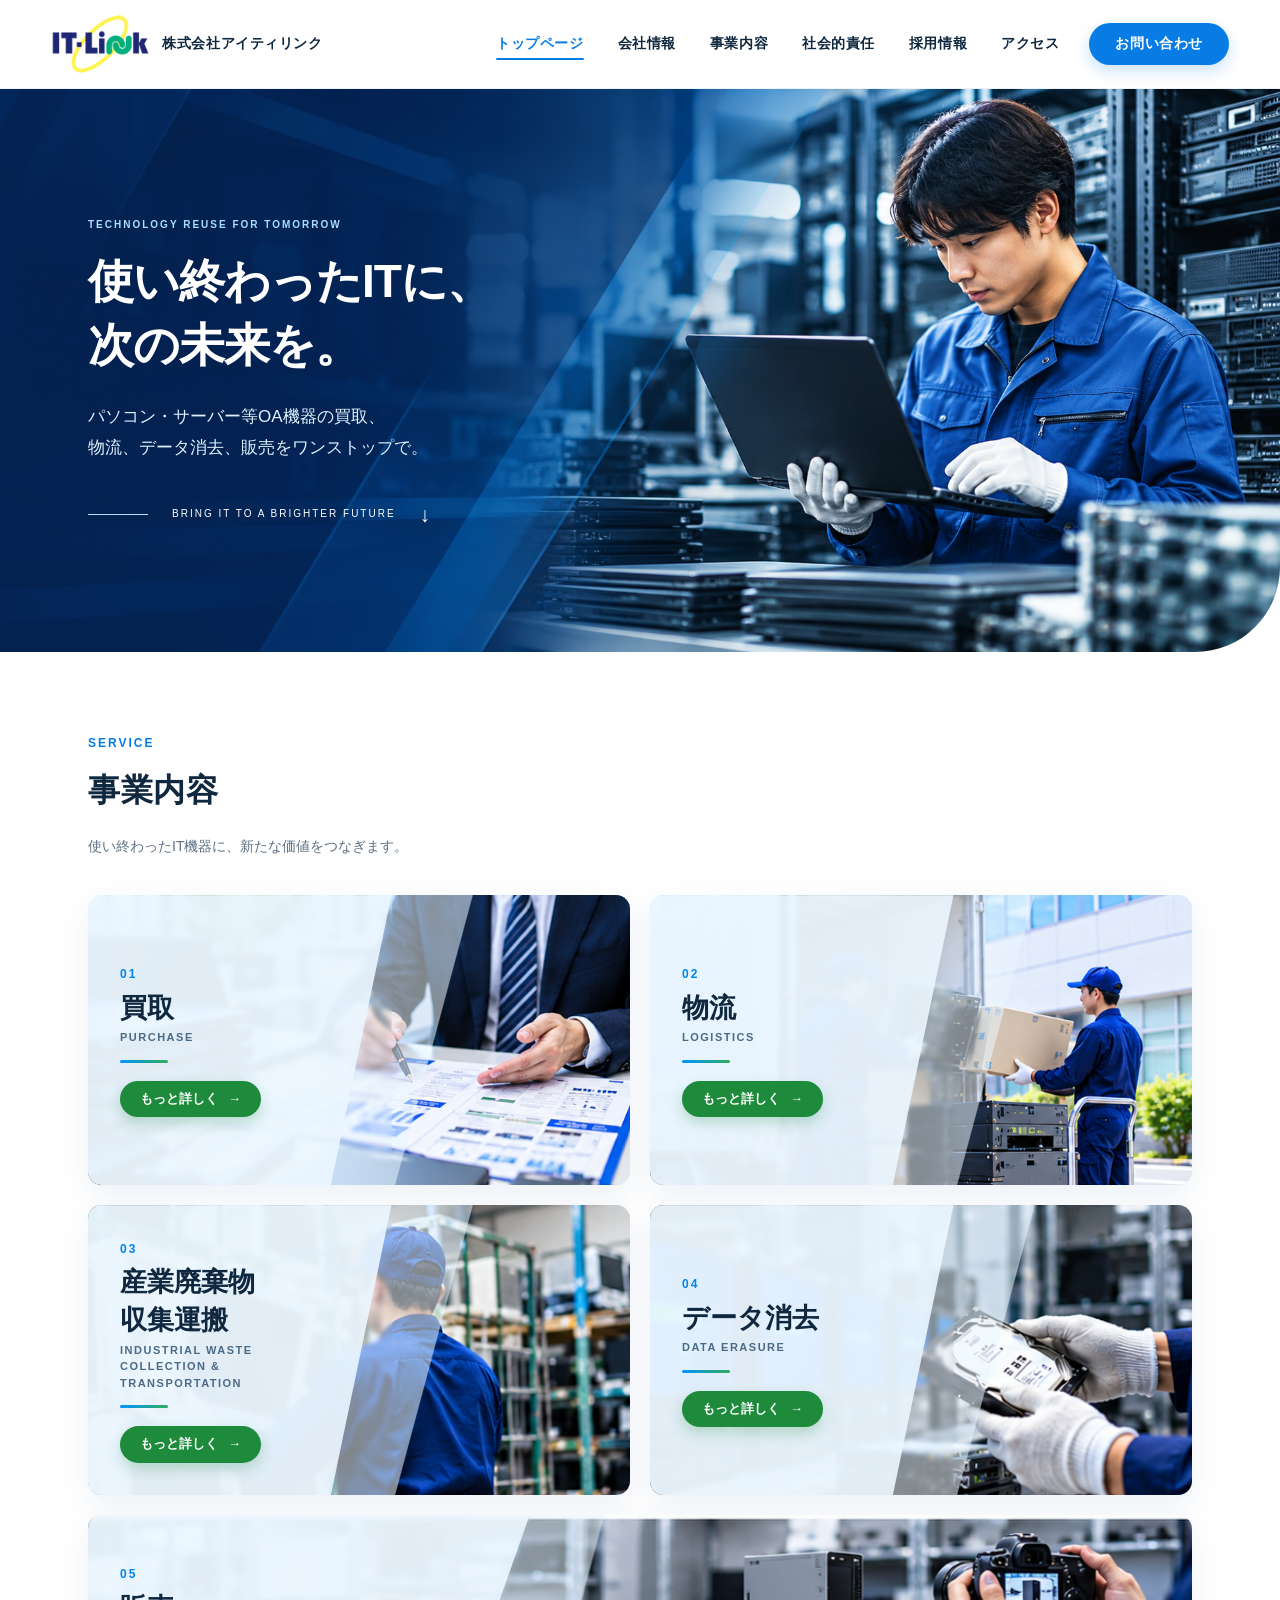
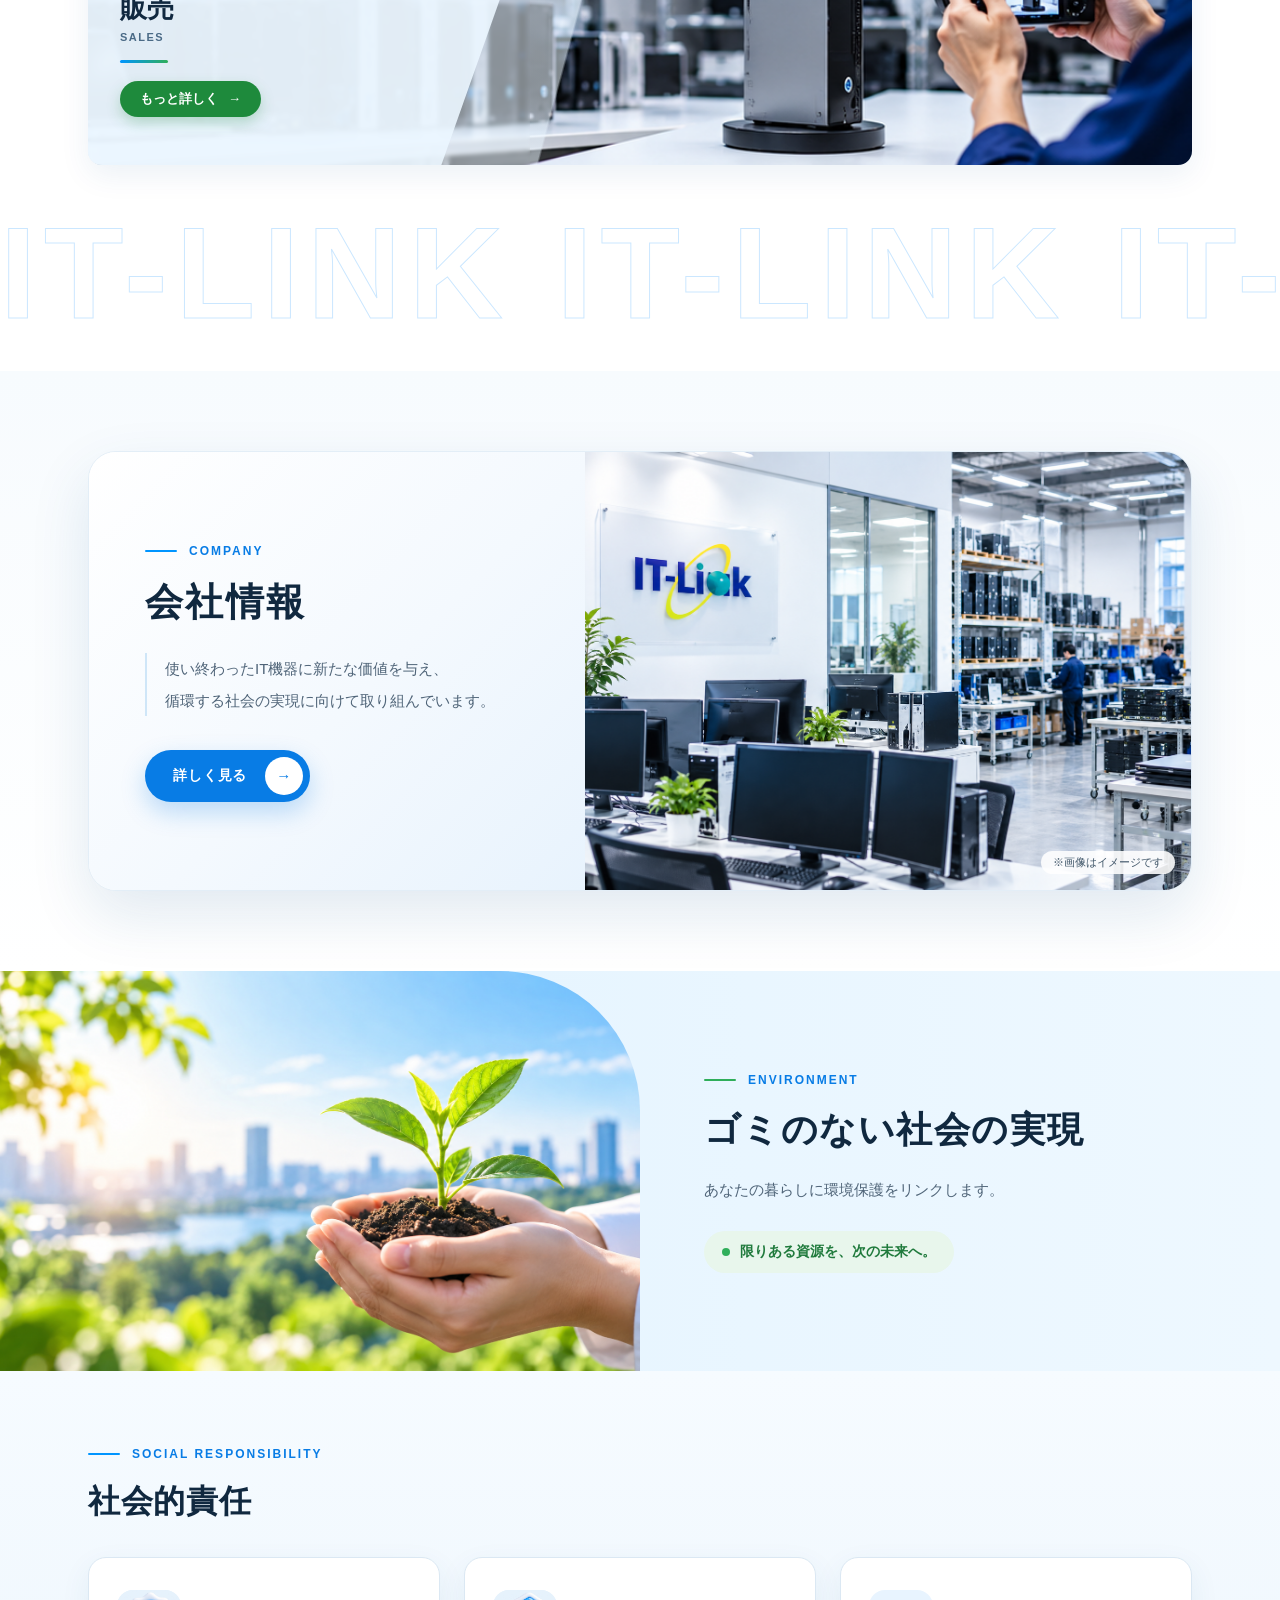
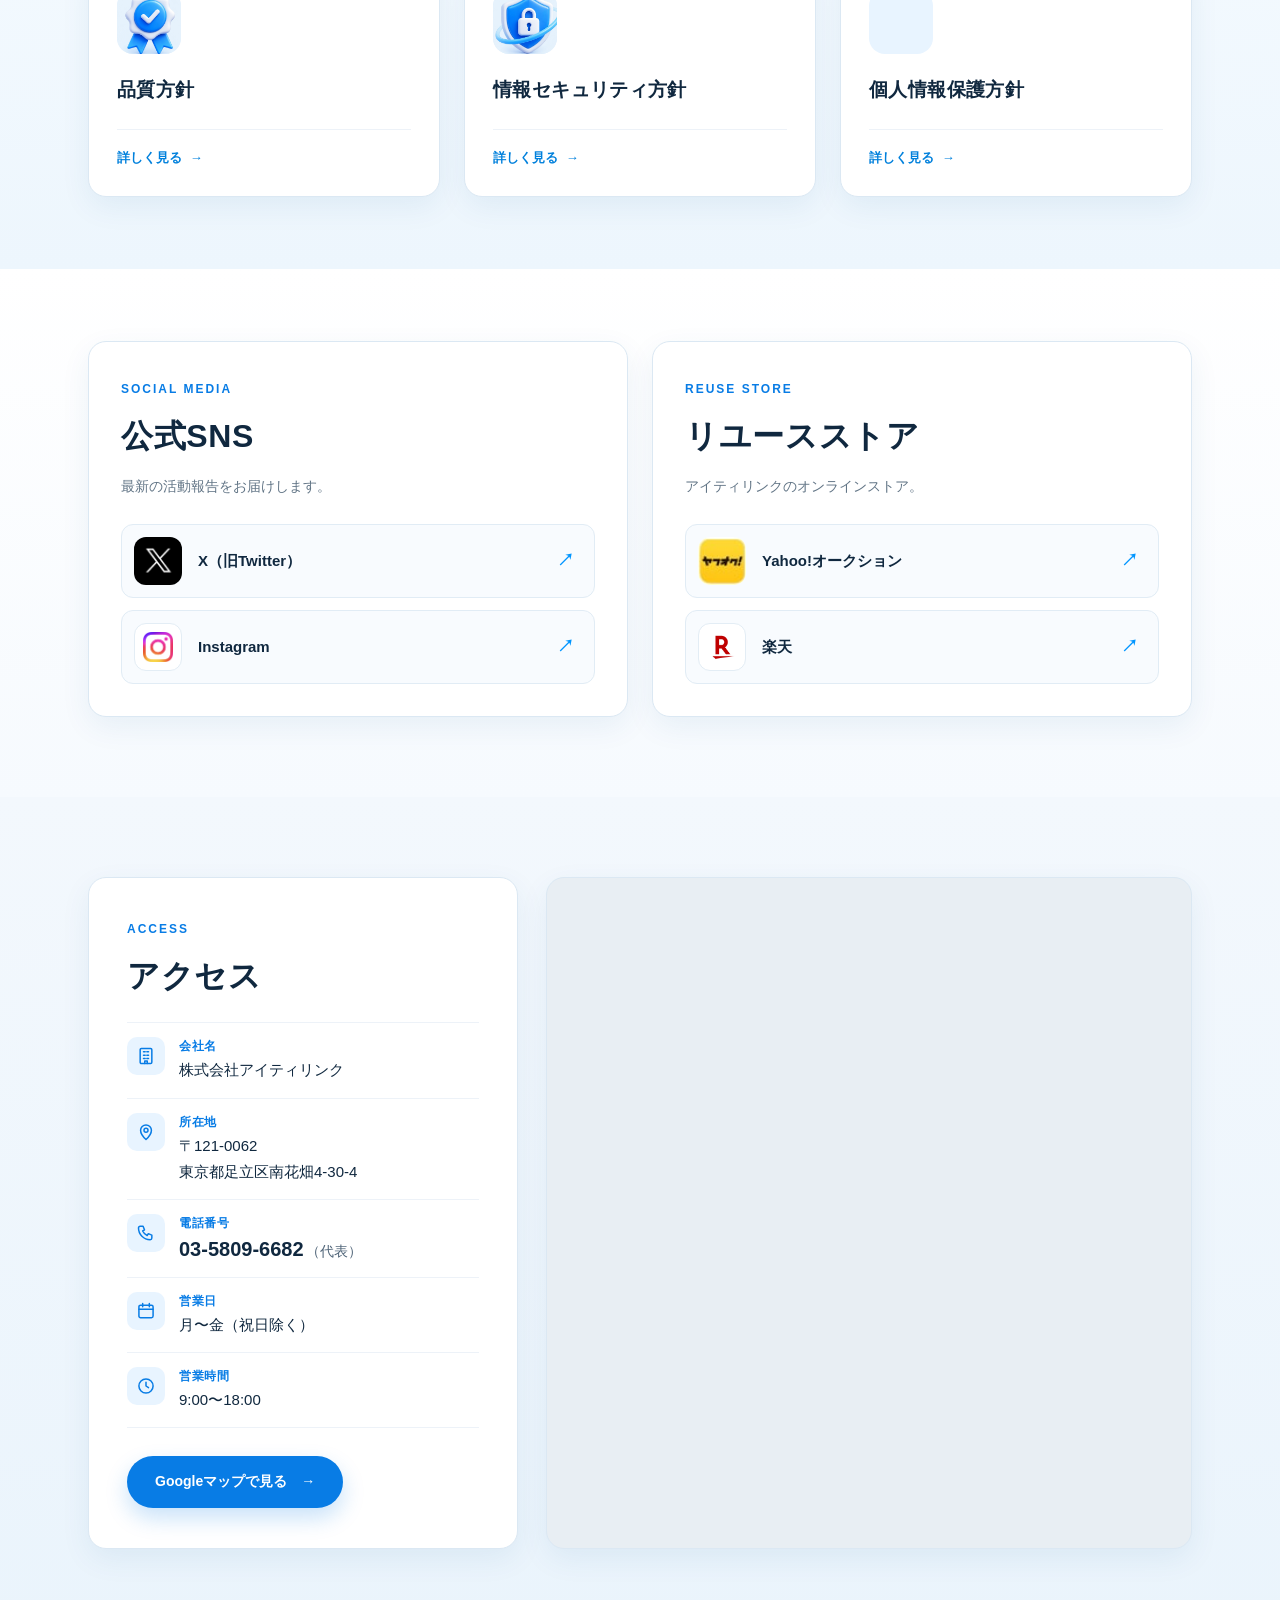
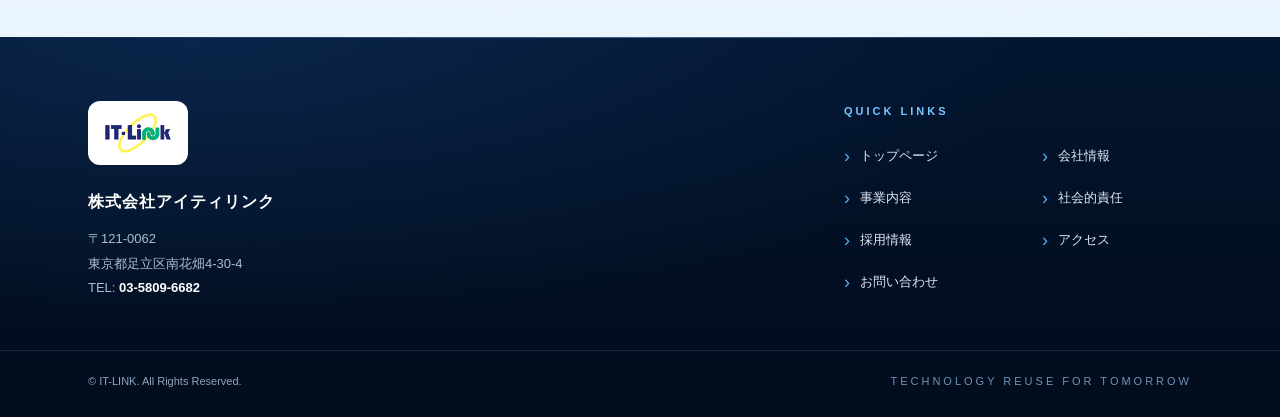
<file: index.html>
<!DOCTYPE html>
<html lang="ja">
<head>
  <meta charset="UTF-8">
  <meta name="viewport" content="width=device-width, initial-scale=1.0">

  <meta name="description"
    content="株式会社アイティリンクの公式サイト。パソコン・サーバー等OA機器の買取、物流、産業廃棄物収集運搬、データ消去、販売を行っています。">

  <title>株式会社アイティリンク | IT-LINK</title>

  <link rel="stylesheet" href="assets/css/style.css">
  <script src="assets/js/main.js" defer></script>
</head>

<body>

  <!-- HEADER -->
  <header class="site-header">
    <div class="header-inner">

      <a href="index.html" class="site-logo"
         aria-label="株式会社アイティリンク トップページ">
        <img src="assets/images/IT-link%20logo.png"
             alt="IT-Link"
             class="logo-image"
             width="124" height="80">
        <span class="company-name">株式会社アイティリンク</span>
      </a>

      <button class="menu-toggle"
              type="button"
              aria-label="メニューを開く"
              aria-expanded="false"
              aria-controls="main-navigation">
        <span></span>
        <span></span>
        <span></span>
      </button>

      <nav id="main-navigation"
           class="site-nav"
           aria-label="メインナビゲーション">

        <a href="index.html" class="nav-link active" aria-current="page">トップページ</a>

        <a href="company/" class="nav-link">会社情報</a>

        <a href="service/" class="nav-link">事業内容</a>

        <a href="responsibility/index.html" class="nav-link">社会的責任</a>

        <a href="recruit/index.html" class="nav-link">採用情報</a>

        <a href="#access" class="nav-link">アクセス</a>

        <a href="contact.html" class="nav-link contact-nav">お問い合わせ</a>

      </nav>
    </div>
  </header>

  <main>

    <!-- HERO -->
    <section class="hero" id="home">
      <div class="hero-inner">

        <p class="section-label">
          TECHNOLOGY REUSE FOR TOMORROW
        </p>

        <h1>
          使い終わったITに、<br>
          次の未来を。
        </h1>

        <p class="hero-description">
          パソコン・サーバー等OA機器の買取、<br>
          物流、データ消去、販売をワンストップで。
        </p>

        <p class="hero-bottom-text">
          BRING IT TO A BRIGHTER FUTURE
        </p>

      </div>
    </section>

    <!-- SERVICE -->
    <section class="services section" id="service">
      <div class="container">

        <p class="section-label">SERVICE</p>
        <h2 class="section-title">事業内容</h2>

        <p class="section-description">
          使い終わったIT機器に、新たな価値をつなぎます。
        </p>

        <div class="service-grid">

          <article class="service-card service-card-01">
            <img src="assets/images/service-01-purchase.png" alt=""
                 class="service-image" width="817" height="390" loading="lazy">
            <div class="service-body">
              <span class="service-number">01</span>
              <h3>買取</h3>
              <p class="service-en">PURCHASE</p>
              <span class="service-line" aria-hidden="true"></span>
              <a href="service/" class="service-button" aria-label="買取をもっと詳しく">
                もっと詳しく <span aria-hidden="true">→</span>
              </a>
            </div>
          </article>

          <article class="service-card service-card-02">
            <img src="assets/images/service-02-logistics.png" alt=""
                 class="service-image" width="840" height="390" loading="lazy">
            <div class="service-body">
              <span class="service-number">02</span>
              <h3>物流</h3>
              <p class="service-en">LOGISTICS</p>
              <span class="service-line" aria-hidden="true"></span>
              <a href="service/" class="service-button" aria-label="物流をもっと詳しく">
                もっと詳しく <span aria-hidden="true">→</span>
              </a>
            </div>
          </article>

          <article class="service-card service-card-03">
            <img src="assets/images/service-03-waste-collection.png" alt=""
                 class="service-image" width="817" height="282" loading="lazy">
            <div class="service-body">
              <span class="service-number">03</span>
              <h3>産業廃棄物<br>収集運搬</h3>
              <p class="service-en">INDUSTRIAL WASTE COLLECTION &amp; TRANSPORTATION</p>
              <span class="service-line" aria-hidden="true"></span>
              <a href="service/" class="service-button" aria-label="産業廃棄物収集運搬をもっと詳しく">
                もっと詳しく <span aria-hidden="true">→</span>
              </a>
            </div>
          </article>

          <article class="service-card service-card-04">
            <img src="assets/images/service-04-data-erasure.png" alt=""
                 class="service-image" width="840" height="282" loading="lazy">
            <div class="service-body">
              <span class="service-number">04</span>
              <h3>データ消去</h3>
              <p class="service-en">DATA ERASURE</p>
              <span class="service-line" aria-hidden="true"></span>
              <a href="service/" class="service-button" aria-label="データ消去をもっと詳しく">
                もっと詳しく <span aria-hidden="true">→</span>
              </a>
            </div>
          </article>

          <article class="service-card service-card-05">
            <img src="assets/images/service-05-sales.png" alt=""
                 class="service-image" width="1672" height="238" loading="lazy">
            <div class="service-body">
              <span class="service-number">05</span>
              <h3>販売</h3>
              <p class="service-en">SALES</p>
              <span class="service-line" aria-hidden="true"></span>
              <a href="service/" class="service-button" aria-label="販売をもっと詳しく">
                もっと詳しく <span aria-hidden="true">→</span>
              </a>
            </div>
          </article>

        </div>

        <!-- Decorative marquee: two identical groups so a -50% shift loops seamlessly -->
        <div class="background-text" aria-hidden="true">
          <div class="background-text-track">
            <span class="background-text-group">
              <span>IT-LINK</span><span>IT-LINK</span><span>IT-LINK</span><span>IT-LINK</span>
            </span>
            <span class="background-text-group">
              <span>IT-LINK</span><span>IT-LINK</span><span>IT-LINK</span><span>IT-LINK</span>
            </span>
          </div>
        </div>

      </div>
    </section>

    <!-- COMPANY -->
    <section class="company-section section" id="company">
      <div class="container">
      <div class="company-layout company-card">

        <div class="company-content">
          <p class="section-label">COMPANY</p>
          <h2 class="section-title">会社情報</h2>

          <p class="section-description">
            使い終わったIT機器に新たな価値を与え、<br>
            循環する社会の実現に向けて取り組んでいます。
          </p>

          <a href="company/" class="company-button">
            詳しく見る
            <span class="company-button-arrow" aria-hidden="true">→</span>
          </a>
        </div>

        <figure class="company-image">
          <img src="assets/images/company-itlink.png"
               alt="IT機器のリユース作業をイメージしたイラスト"
               width="1672" height="941" loading="lazy">
          <figcaption>※画像はイメージです</figcaption>
        </figure>

      </div>
      </div>
    </section>

    <!-- ENVIRONMENT -->
    <section class="environment-section section" id="environment">

      <div class="environment-layout">

        <figure class="environment-image">
          <img src="assets/images/environment-itlink.png"
               alt="両手で土ごと包み込んだ若葉の苗"
               width="1672" height="941" loading="lazy">
        </figure>

        <div class="environment-content">
          <p class="section-label">ENVIRONMENT</p>
          <h2 class="section-title">
            ゴミのない社会の実現
          </h2>
          <p class="environment-lead">あなたの暮らしに環境保護をリンクします。</p>
          <p class="environment-caption">限りある資源を、次の未来へ。</p>
        </div>

      </div>

    </section>

    <!-- SOCIAL RESPONSIBILITY -->
    <section class="responsibility-section section" id="responsibility">
      <div class="container">

        <p class="section-label">SOCIAL RESPONSIBILITY</p>
        <h2 class="section-title">社会的責任</h2>

        <div class="responsibility-grid">

          <a href="responsibility/index.html#quality" class="responsibility-card">
            <span class="responsibility-icon" aria-hidden="true">
              <img src="assets/images/csr-quality-3d.webp" alt=""
                   width="564" height="575" loading="lazy" decoding="async">
            </span>
            <h3 class="responsibility-title">品質方針</h3>
            <span class="responsibility-more">詳しく見る <span aria-hidden="true">→</span></span>
          </a>

          <a href="responsibility/index.html#isms" class="responsibility-card">
            <span class="responsibility-icon" aria-hidden="true">
              <img src="assets/images/csr-security-3d.webp" alt=""
                   width="560" height="575" loading="lazy" decoding="async">
            </span>
            <h3 class="responsibility-title">情報セキュリティ方針</h3>
            <span class="responsibility-more">詳しく見る <span aria-hidden="true">→</span></span>
          </a>

          <a href="responsibility/index.html#privacy" class="responsibility-card">
            <span class="responsibility-icon" aria-hidden="true">
              <img src="assets/images/csr-privacy-3d.webp" alt=""
                   width="570" height="575" loading="lazy" decoding="async">
            </span>
            <h3 class="responsibility-title">個人情報保護方針</h3>
            <span class="responsibility-more">詳しく見る <span aria-hidden="true">→</span></span>
          </a>

        </div>
      </div>
    </section>

    <!-- SOCIAL MEDIA / REUSE STORE -->
    <section class="links-section section">
      <div class="container links-layout">

        <div class="links-block" id="social-media">
          <p class="section-label">SOCIAL MEDIA</p>
          <h2 class="section-title">公式SNS</h2>
          <p class="links-description">最新の活動報告をお届けします。</p>

          <div class="link-cards">
            <a href="https://x.com/itlink1511" class="link-card"
               target="_blank" rel="noopener noreferrer">
              <span class="link-logo link-logo--fill" aria-hidden="true">
                <img src="assets/images/X.jpg" alt="" width="400" height="400" loading="lazy" decoding="async">
              </span>
              <span class="link-card-name">X（旧Twitter）</span>
              <span class="link-card-icon" aria-hidden="true">↗</span>
              <span class="link-card-note">（新しいタブで開きます）</span>
            </a>
            <a href="https://www.instagram.com/itlink_insta/" class="link-card"
               target="_blank" rel="noopener noreferrer">
              <span class="link-logo" aria-hidden="true">
                <img src="assets/images/Instagram_Glyph_Gradient.png" alt="" width="250" height="250" loading="lazy" decoding="async">
              </span>
              <span class="link-card-name">Instagram</span>
              <span class="link-card-icon" aria-hidden="true">↗</span>
              <span class="link-card-note">（新しいタブで開きます）</span>
            </a>
          </div>
        </div>

        <div class="links-block" id="reuse-store">
          <p class="section-label">REUSE STORE</p>
          <h2 class="section-title">リユースストア</h2>
          <p class="links-description">アイティリンクのオンラインストア。</p>

          <div class="link-cards">
            <a href="https://auctions.yahoo.co.jp/seller/7QQU2LBHaUN71Lit73JBXt67HudcX?user_type=c"
               class="link-card" target="_blank" rel="noopener noreferrer">
              <span class="link-logo link-logo--fill" aria-hidden="true">
                <img src="assets/images/thumb2.jpg" alt="" width="43" height="42" loading="lazy" decoding="async">
              </span>
              <span class="link-card-name">Yahoo!オークション</span>
              <span class="link-card-icon" aria-hidden="true">↗</span>
              <span class="link-card-note">（新しいタブで開きます）</span>
            </a>
            <!-- Yahoo!ショッピング: store URL returns 404 and the original site hides it; restore once confirmed
            <a href="https://store.shopping.yahoo.co.jp/it-link/"
               class="link-card" target="_blank" rel="noopener noreferrer">
              <span class="link-logo" aria-hidden="true">
                <img src="assets/images/icon_yshopping2.png" alt="" loading="lazy" decoding="async">
              </span>
              <span class="link-card-name">Yahoo!ショッピング</span>
              <span class="link-card-icon" aria-hidden="true">↗</span>
              <span class="link-card-note">（新しいタブで開きます）</span>
            </a>
            -->
            <a href="https://www.rakuten.ne.jp/gold/abilities-pc/"
               class="link-card" target="_blank" rel="noopener noreferrer">
              <span class="link-logo" aria-hidden="true">
                <img src="assets/images/Rakuten.png" alt="" width="204" height="192" loading="lazy" decoding="async">
              </span>
              <span class="link-card-name">楽天</span>
              <span class="link-card-icon" aria-hidden="true">↗</span>
              <span class="link-card-note">（新しいタブで開きます）</span>
            </a>
          </div>
        </div>

      </div>
    </section>

    <!-- ACCESS -->
    <section class="access-section section" id="access">
      <div class="container access-layout">

        <div class="access-card">
          <div class="access-heading">
            <p class="section-label">ACCESS</p>
            <h2 class="section-title">アクセス</h2>
          </div>

          <dl class="access-list">
            <div>
              <span class="access-icon" aria-hidden="true"><svg viewBox="0 0 24 24" fill="none" stroke="currentColor" stroke-width="1.8" stroke-linecap="round" stroke-linejoin="round"><rect x="5" y="3" width="14" height="18" rx="1.5"/><path d="M9 7h2M13 7h2M9 11h2M13 11h2M9 15h2M13 15h2M10.5 21v-3h3v3"/></svg></span>
              <dt>会社名</dt>
              <dd>株式会社アイティリンク</dd>
            </div>
            <div>
              <span class="access-icon" aria-hidden="true"><svg viewBox="0 0 24 24" fill="none" stroke="currentColor" stroke-width="1.8" stroke-linecap="round" stroke-linejoin="round"><path d="M12 21s-6.5-5.6-6.5-11a6.5 6.5 0 0113 0c0 5.4-6.5 11-6.5 11z"/><circle cx="12" cy="10" r="2.4"/></svg></span>
              <dt>所在地</dt>
              <dd class="access-address">〒121-0062<br>東京都足立区南花畑4-30-4</dd>
            </div>
            <div>
              <span class="access-icon" aria-hidden="true"><svg viewBox="0 0 24 24" fill="none" stroke="currentColor" stroke-width="1.8" stroke-linecap="round" stroke-linejoin="round"><path d="M5 4h3.5l1.7 4.2-2.2 1.4a11 11 0 005.4 5.4l1.4-2.2L19 14.5V18a2 2 0 01-2 2A14 14 0 013 6a2 2 0 012-2z"/></svg></span>
              <dt>電話番号</dt>
              <dd class="access-phone"><a href="tel:0358096682">03-5809-6682</a><span class="access-phone-note">（代表）</span></dd>
            </div>
            <div>
              <span class="access-icon" aria-hidden="true"><svg viewBox="0 0 24 24" fill="none" stroke="currentColor" stroke-width="1.8" stroke-linecap="round" stroke-linejoin="round"><rect x="3.5" y="5" width="17" height="15" rx="2"/><path d="M3.5 10h17M8 3v4M16 3v4"/></svg></span>
              <dt>営業日</dt>
              <dd>月〜金（祝日除く）</dd>
            </div>
            <div>
              <span class="access-icon" aria-hidden="true"><svg viewBox="0 0 24 24" fill="none" stroke="currentColor" stroke-width="1.8" stroke-linecap="round" stroke-linejoin="round"><circle cx="12" cy="12" r="8.5"/><path d="M12 7.5V12l3 2"/></svg></span>
              <dt>営業時間</dt>
              <dd>9:00〜18:00</dd>
            </div>
          </dl>

          <a href="https://maps.google.com/maps?cid=2947666243521161077"
             class="access-map-button" target="_blank" rel="noopener noreferrer">
            Googleマップで見る <span aria-hidden="true">→</span>
            <span class="access-note">（Google マップが新しいタブで開きます）</span>
          </a>
        </div>

        <!-- Embed URL taken from the original it-link.jp access map (same place ID as the button) -->
        <div class="access-map">
            <iframe
              src="https://www.google.com/maps/embed?pb=!1m18!1m12!1m3!1d1144.1103446238442!2d139.8176756547562!3d35.799129743883555!2m3!1f0!2f0!3f0!3m2!1i1024!2i768!4f13.1!3m3!1m2!1s0x60188e418ac300f7%3A0x28e836d4c17d2775!2z44ix44Ki44Kk44OG44Kj44Oq44Oz44Kv!5e0!3m2!1sja!2sjp!4v1693223611722!5m2!1sja!2sjp"
              title="株式会社アイティリンクの所在地（Google マップ）"
              loading="lazy" allowfullscreen
              referrerpolicy="no-referrer-when-downgrade"></iframe>
        </div>

      </div>
    </section>


  </main>

  <!-- FOOTER -->
  <footer class="site-footer">
    <div class="container footer-inner">

      <div class="footer-company">
        <span class="footer-logo">
          <img src="assets/images/IT-link%20logo.png" alt="IT-Link"
               width="124" height="80" loading="lazy">
        </span>
        <p class="footer-name">株式会社アイティリンク</p>
        <address class="footer-address">
          〒121-0062<br>
          東京都足立区南花畑4-30-4<br>
          TEL: <a href="tel:0358096682">03-5809-6682</a>
        </address>
      </div>

      <nav class="footer-nav" aria-label="フッターナビゲーション">
        <p class="footer-nav-title">QUICK LINKS</p>
        <ul class="footer-links">
          <li><a href="index.html">トップページ</a></li>
          <li><a href="company/">会社情報</a></li>
          <li><a href="service/">事業内容</a></li>
          <li><a href="responsibility/index.html">社会的責任</a></li>
          <li><a href="recruit/index.html">採用情報</a></li>
          <li><a href="#access">アクセス</a></li>
          <li><a href="contact.html">お問い合わせ</a></li>
        </ul>
      </nav>

    </div>

    <div class="footer-bottom">
      <div class="container footer-bottom-inner">
        <p class="footer-copy">&copy; IT-LINK. All Rights Reserved.</p>
        <p class="footer-tagline">TECHNOLOGY REUSE FOR TOMORROW</p>
      </div>
    </div>
  </footer>

</body>
</html>
</file>
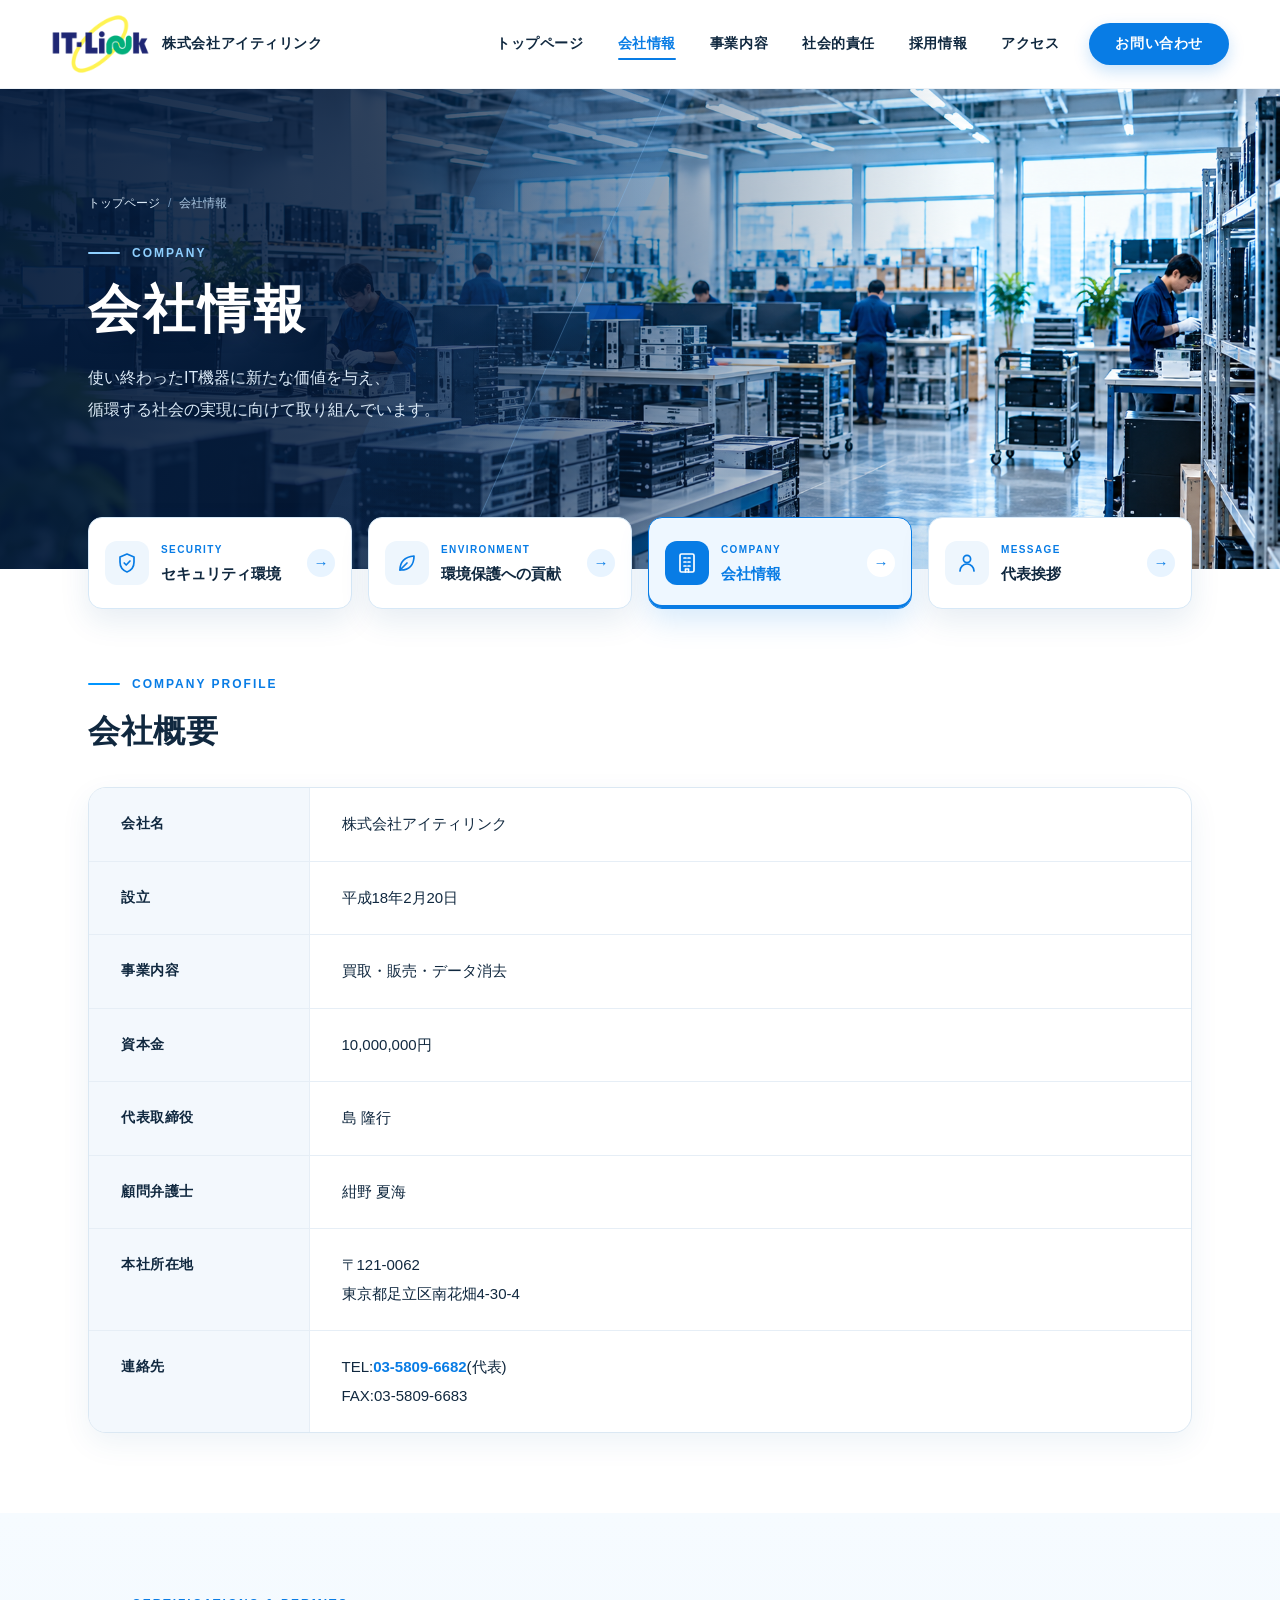
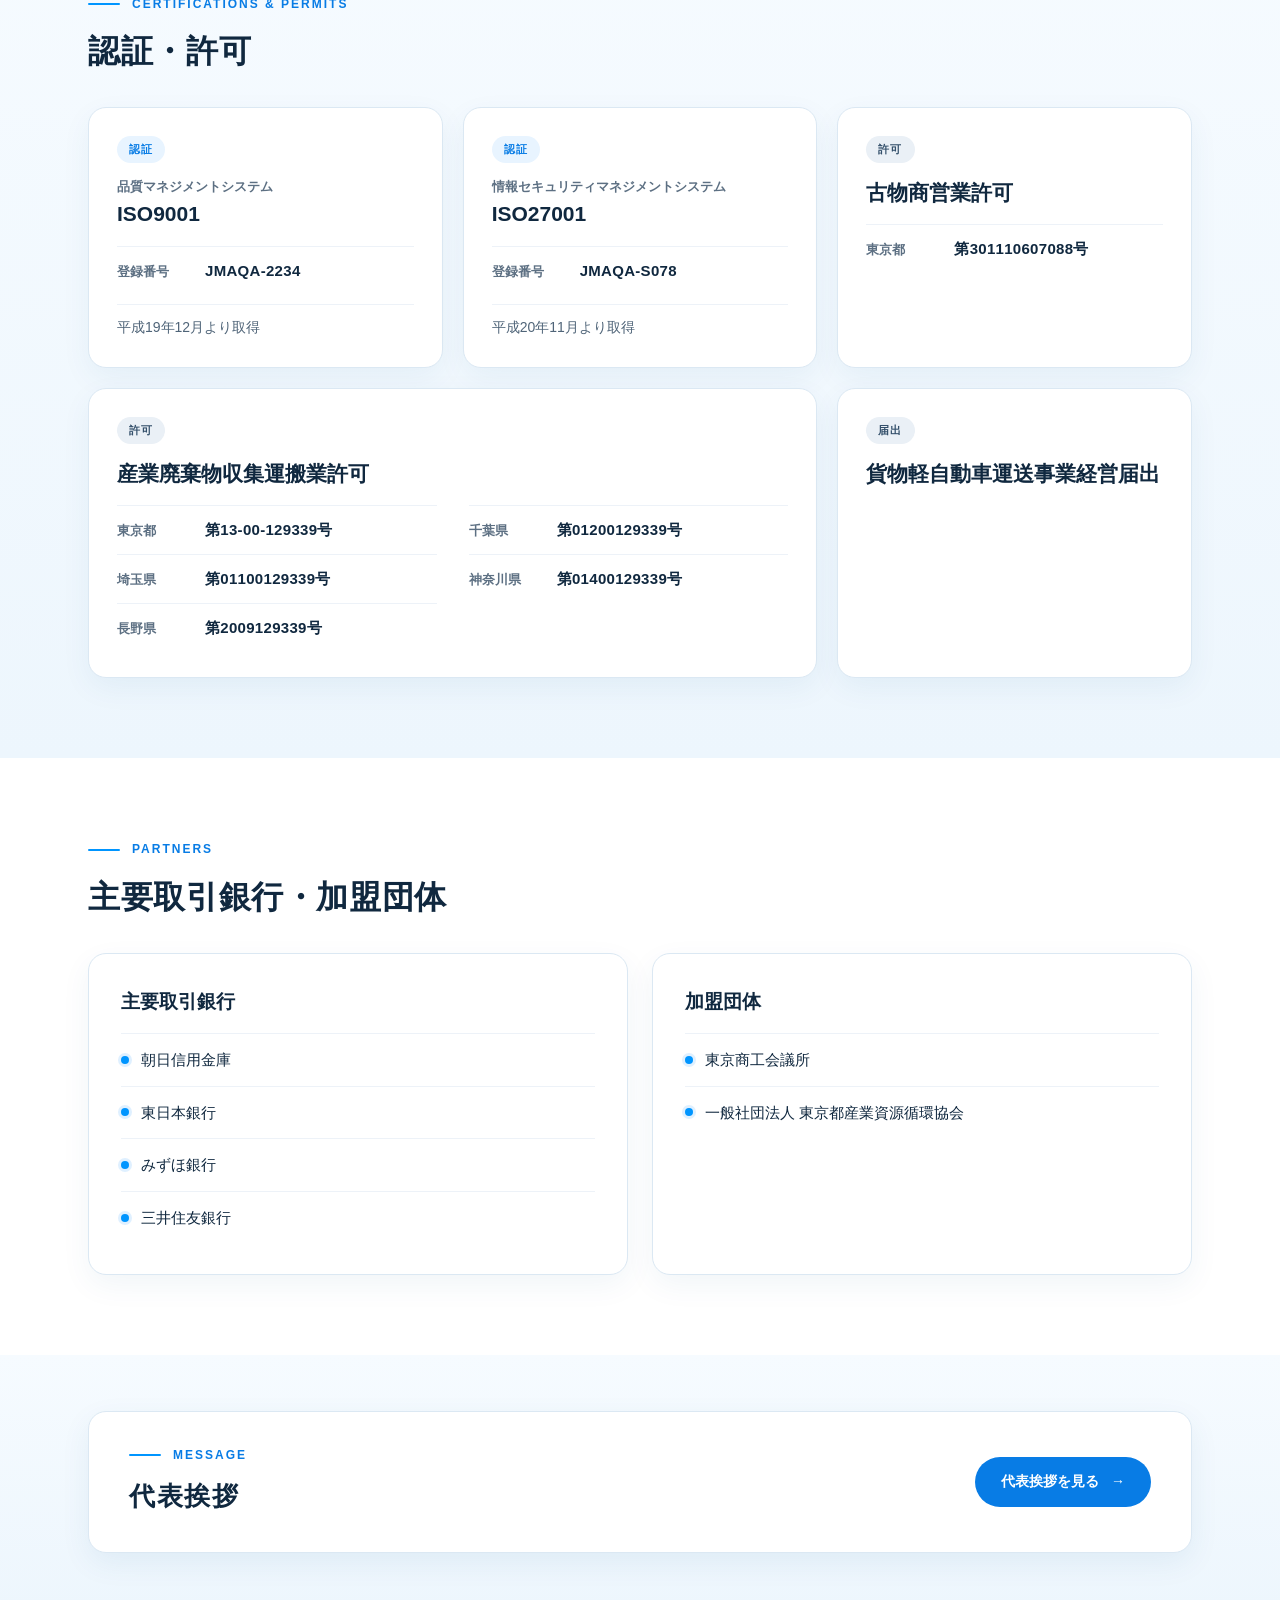
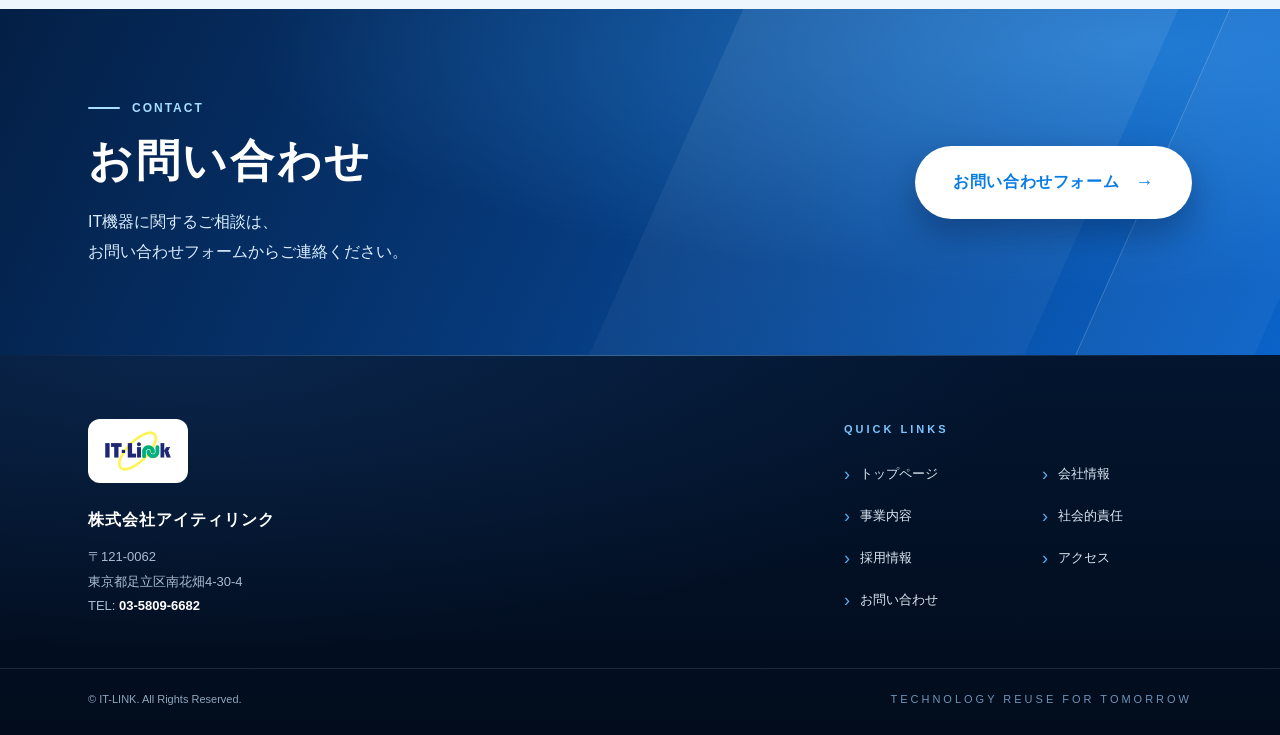
<file: company/index.html>
<!DOCTYPE html>
<html lang="ja">
<head>
  <meta charset="UTF-8">
  <meta name="viewport" content="width=device-width, initial-scale=1.0">

  <meta name="description"
    content="株式会社アイティリンクの会社情報。会社概要、認証・許可、主要取引銀行、加盟団体をご案内します。">

  <title>会社情報 | 株式会社アイティリンク</title>

  <link rel="stylesheet" href="../assets/css/style.css">
  <link rel="stylesheet" href="../assets/css/company.css">
  <script src="../assets/js/main.js" defer></script>
</head>

<body>

  <!-- HEADER (shared with homepage; paths adjusted for /company/) -->
  <header class="site-header">
    <div class="header-inner">

      <a href="../index.html" class="site-logo"
         aria-label="株式会社アイティリンク トップページ">
        <img src="../assets/images/IT-link%20logo.png"
             alt="IT-Link"
             class="logo-image"
             width="124" height="80">
        <span class="company-name">株式会社アイティリンク</span>
      </a>

      <button class="menu-toggle"
              type="button"
              aria-label="メニューを開く"
              aria-expanded="false"
              aria-controls="main-navigation">
        <span></span>
        <span></span>
        <span></span>
      </button>

      <nav id="main-navigation"
           class="site-nav"
           aria-label="メインナビゲーション">

        <a href="../index.html" class="nav-link">トップページ</a>

        <a href="index.html" class="nav-link active" aria-current="page">会社情報</a>

        <a href="../service/" class="nav-link">事業内容</a>

        <a href="../responsibility/index.html" class="nav-link">社会的責任</a>

        <a href="../recruit/index.html" class="nav-link">採用情報</a>

        <a href="../index.html#access" class="nav-link">アクセス</a>

        <a href="../contact.html" class="nav-link contact-nav">お問い合わせ</a>

      </nav>
    </div>
  </header>

  <main>

    <!-- COMPANY HERO (full-width photo background) -->
    <section class="cp-hero">
      <div class="container cp-hero-inner">
        <nav class="cp-breadcrumb" aria-label="パンくずリスト">
          <ol>
            <li><a href="../index.html">トップページ</a></li>
            <li aria-current="page">会社情報</li>
          </ol>
        </nav>

        <p class="section-label">COMPANY</p>
        <h1 class="cp-hero-title">会社情報</h1>
        <p class="cp-hero-lead">使い終わったIT機器に<wbr>新たな価値を与え、<br>循環する社会の<wbr>実現に向けて<wbr>取り組んでいます。</p>
      </div>
    </section>

    <!-- COMPANY NAVIGATION (shared across company pages) -->
    <nav class="cp-subnav" aria-label="会社情報メニュー">
      <div class="container">
        <ul class="cp-subnav-list">
          <li>
            <a href="../security/index.html" class="cp-subnav-card">
              <span class="cp-subnav-icon" aria-hidden="true">
                <svg viewBox="0 0 24 24" fill="none" stroke="currentColor" stroke-width="1.7" stroke-linecap="round" stroke-linejoin="round"><path d="M12 3l7 3v5c0 4.5-3 8.4-7 10-4-1.6-7-5.5-7-10V6z"/><path d="M9.2 12l2 2 3.8-4"/></svg>
              </span>
              <span class="cp-subnav-text">
                <span class="cp-subnav-en">SECURITY</span>
                <span class="cp-subnav-ja">セキュリティ環境</span>
              </span>
              <span class="cp-subnav-arrow" aria-hidden="true">→</span>
            </a>
          </li>
          <li>
            <a href="../environment/index.html" class="cp-subnav-card">
              <span class="cp-subnav-icon" aria-hidden="true">
                <svg viewBox="0 0 24 24" fill="none" stroke="currentColor" stroke-width="1.7" stroke-linecap="round" stroke-linejoin="round"><path d="M5 19c0-8 5-13 14-14 0 9-5 14-13 14"/><path d="M5 19l7-7"/></svg>
              </span>
              <span class="cp-subnav-text">
                <span class="cp-subnav-en">ENVIRONMENT</span>
                <span class="cp-subnav-ja">環境保護への貢献</span>
              </span>
              <span class="cp-subnav-arrow" aria-hidden="true">→</span>
            </a>
          </li>
          <li>
            <a href="index.html" class="cp-subnav-card is-active" aria-current="page">
              <span class="cp-subnav-icon" aria-hidden="true">
                <svg viewBox="0 0 24 24" fill="none" stroke="currentColor" stroke-width="1.7" stroke-linecap="round" stroke-linejoin="round"><rect x="5" y="3" width="14" height="18" rx="1.5"/><path d="M9 7h2M13 7h2M9 11h2M13 11h2M9 15h2M13 15h2M10.5 21v-3h3v3"/></svg>
              </span>
              <span class="cp-subnav-text">
                <span class="cp-subnav-en">COMPANY</span>
                <span class="cp-subnav-ja">会社情報</span>
              </span>
              <span class="cp-subnav-arrow" aria-hidden="true">→</span>
            </a>
          </li>
          <li>
            <a href="../message/index.html" class="cp-subnav-card">
              <span class="cp-subnav-icon" aria-hidden="true">
                <svg viewBox="0 0 24 24" fill="none" stroke="currentColor" stroke-width="1.7" stroke-linecap="round" stroke-linejoin="round"><circle cx="12" cy="8" r="3.6"/><path d="M5 20c0-3.9 3.1-7 7-7s7 3.1 7 7"/></svg>
              </span>
              <span class="cp-subnav-text">
                <span class="cp-subnav-en">MESSAGE</span>
                <span class="cp-subnav-ja">代表挨拶</span>
              </span>
              <span class="cp-subnav-arrow" aria-hidden="true">→</span>
            </a>
          </li>
        </ul>
      </div>
    </nav>

    <!-- COMPANY PROFILE -->
    <section class="cp-section" id="profile">
      <div class="container">
        <p class="section-label">COMPANY PROFILE</p>
        <h2 class="section-title">会社概要</h2>

        <div class="cp-table-card">
          <table class="cp-profile">
            <caption class="cp-visually-hidden">株式会社アイティリンク 会社概要</caption>
            <tbody>
              <tr>
                <th scope="row">会社名</th>
                <td>株式会社アイティリンク</td>
              </tr>
              <tr>
                <th scope="row">設立</th>
                <td>平成18年2月20日</td>
              </tr>
              <tr>
                <th scope="row">事業内容</th>
                <td>買取・販売・データ消去</td>
              </tr>
              <tr>
                <th scope="row">資本金</th>
                <td>10,000,000円</td>
              </tr>
              <tr>
                <th scope="row">代表取締役</th>
                <td>島 隆行</td>
              </tr>
              <tr>
                <th scope="row">顧問弁護士</th>
                <td>紺野 夏海</td>
              </tr>
              <tr>
                <th scope="row">本社所在地</th>
                <td>〒121-0062<br>東京都足立区南花畑4-30-4</td>
              </tr>
              <tr>
                <th scope="row">連絡先</th>
                <td>TEL:<a href="tel:0358096682">03-5809-6682</a>(代表)<br>FAX:03-5809-6683</td>
              </tr>
            </tbody>
          </table>
        </div>
      </div>
    </section>

    <!-- CERTIFICATIONS & PERMITS -->
    <section class="cp-section cp-section--tint" id="certifications">
      <div class="container">
        <p class="section-label">CERTIFICATIONS &amp; PERMITS</p>
        <h2 class="section-title">認証・許可</h2>

        <div class="cp-cert-grid">

          <article class="cp-cert">
            <p class="cp-cert-tag">認証</p>
            <h3 class="cp-cert-title">
              <span class="cp-cert-sub">品質マネジメントシステム</span>
              ISO9001
            </h3>
            <dl class="cp-cert-list">
              <div>
                <dt>登録番号</dt>
                <dd>JMAQA-2234</dd>
              </div>
            </dl>
            <p class="cp-cert-note">平成19年12月より取得</p>
          </article>

          <article class="cp-cert">
            <p class="cp-cert-tag">認証</p>
            <h3 class="cp-cert-title">
              <span class="cp-cert-sub">情報セキュリティマネジメントシステム</span>
              ISO27001
            </h3>
            <dl class="cp-cert-list">
              <div>
                <dt>登録番号</dt>
                <dd>JMAQA-S078</dd>
              </div>
            </dl>
            <p class="cp-cert-note">平成20年11月より取得</p>
          </article>

          <article class="cp-cert">
            <p class="cp-cert-tag cp-cert-tag--permit">許可</p>
            <h3 class="cp-cert-title">古物商営業許可</h3>
            <dl class="cp-cert-list">
              <div>
                <dt>東京都</dt>
                <dd>第301110607088号</dd>
              </div>
            </dl>
          </article>

          <article class="cp-cert cp-cert--wide">
            <p class="cp-cert-tag cp-cert-tag--permit">許可</p>
            <h3 class="cp-cert-title">産業廃棄物収集運搬業許可</h3>
            <dl class="cp-cert-list cp-cert-list--grid">
              <div>
                <dt>東京都</dt>
                <dd>第13-00-129339号</dd>
              </div>
              <div>
                <dt>千葉県</dt>
                <dd>第01200129339号</dd>
              </div>
              <div>
                <dt>埼玉県</dt>
                <dd>第01100129339号</dd>
              </div>
              <div>
                <dt>神奈川県</dt>
                <dd>第01400129339号</dd>
              </div>
              <div>
                <dt>長野県</dt>
                <dd>第2009129339号</dd>
              </div>
            </dl>
          </article>

          <article class="cp-cert">
            <p class="cp-cert-tag cp-cert-tag--permit">届出</p>
            <h3 class="cp-cert-title">貨物軽自動車運送事業経営届出</h3>
          </article>

        </div>
      </div>
    </section>

    <!-- BANKS & ASSOCIATIONS -->
    <section class="cp-section" id="partners">
      <div class="container">
        <p class="section-label">PARTNERS</p>
        <h2 class="section-title">主要取引銀行・加盟団体</h2>

        <div class="cp-info-grid">
          <article class="cp-info-card">
            <h3 class="cp-info-title">主要取引銀行</h3>
            <ul class="cp-info-list">
              <li>朝日信用金庫</li>
              <li>東日本銀行</li>
              <li>みずほ銀行</li>
              <li>三井住友銀行</li>
            </ul>
          </article>

          <article class="cp-info-card">
            <h3 class="cp-info-title">加盟団体</h3>
            <ul class="cp-info-list">
              <li>東京商工会議所</li>
              <li>一般社団法人 東京都産業資源循環協会</li>
            </ul>
          </article>
        </div>
      </div>
    </section>

    <!-- REPRESENTATIVE MESSAGE -->
    <section class="cp-section cp-section--tint cp-message-section" id="message">
      <div class="container">
        <a href="../message/index.html" class="cp-message-card">
          <span class="cp-message-text">
            <span class="section-label">MESSAGE</span>
            <span class="cp-message-title">代表挨拶</span>
          </span>
          <span class="cp-message-button">
            代表挨拶を見る <span aria-hidden="true">→</span>
          </span>
        </a>
      </div>
    </section>

    <!-- CONTACT (shared with homepage) -->
    <section class="contact-section section" id="contact">
      <div class="container contact-layout">

        <div class="contact-text">
          <p class="section-label">CONTACT</p>
          <h2 class="section-title">お問い合わせ</h2>
          <p class="contact-description">IT機器に関するご相談は、<br>お問い合わせフォームから<wbr>ご連絡ください。</p>
        </div>

        <div class="contact-action">
          <a href="../contact.html" class="contact-button">
            お問い合わせフォーム <span class="contact-button-icon" aria-hidden="true">→</span>
          </a>
        </div>

      </div>
    </section>

  </main>

  <!-- FOOTER (shared with homepage; paths adjusted for /company/) -->
  <footer class="site-footer">
    <div class="container footer-inner">

      <div class="footer-company">
        <span class="footer-logo">
          <img src="../assets/images/IT-link%20logo.png" alt="IT-Link"
               width="124" height="80" loading="lazy">
        </span>
        <p class="footer-name">株式会社アイティリンク</p>
        <address class="footer-address">
          〒121-0062<br>
          東京都足立区南花畑4-30-4<br>
          TEL: <a href="tel:0358096682">03-5809-6682</a>
        </address>
      </div>

      <nav class="footer-nav" aria-label="フッターナビゲーション">
        <p class="footer-nav-title">QUICK LINKS</p>
        <ul class="footer-links">
          <li><a href="../index.html">トップページ</a></li>
          <li><a href="index.html" aria-current="page">会社情報</a></li>
          <li><a href="../service/">事業内容</a></li>
          <li><a href="../responsibility/index.html">社会的責任</a></li>
          <li><a href="../recruit/index.html">採用情報</a></li>
          <li><a href="../index.html#access">アクセス</a></li>
          <li><a href="../contact.html">お問い合わせ</a></li>
        </ul>
      </nav>

    </div>

    <div class="footer-bottom">
      <div class="container footer-bottom-inner">
        <p class="footer-copy">&copy; IT-LINK. All Rights Reserved.</p>
        <p class="footer-tagline">TECHNOLOGY REUSE FOR TOMORROW</p>
      </div>
    </div>
  </footer>

</body>
</html>
</file>
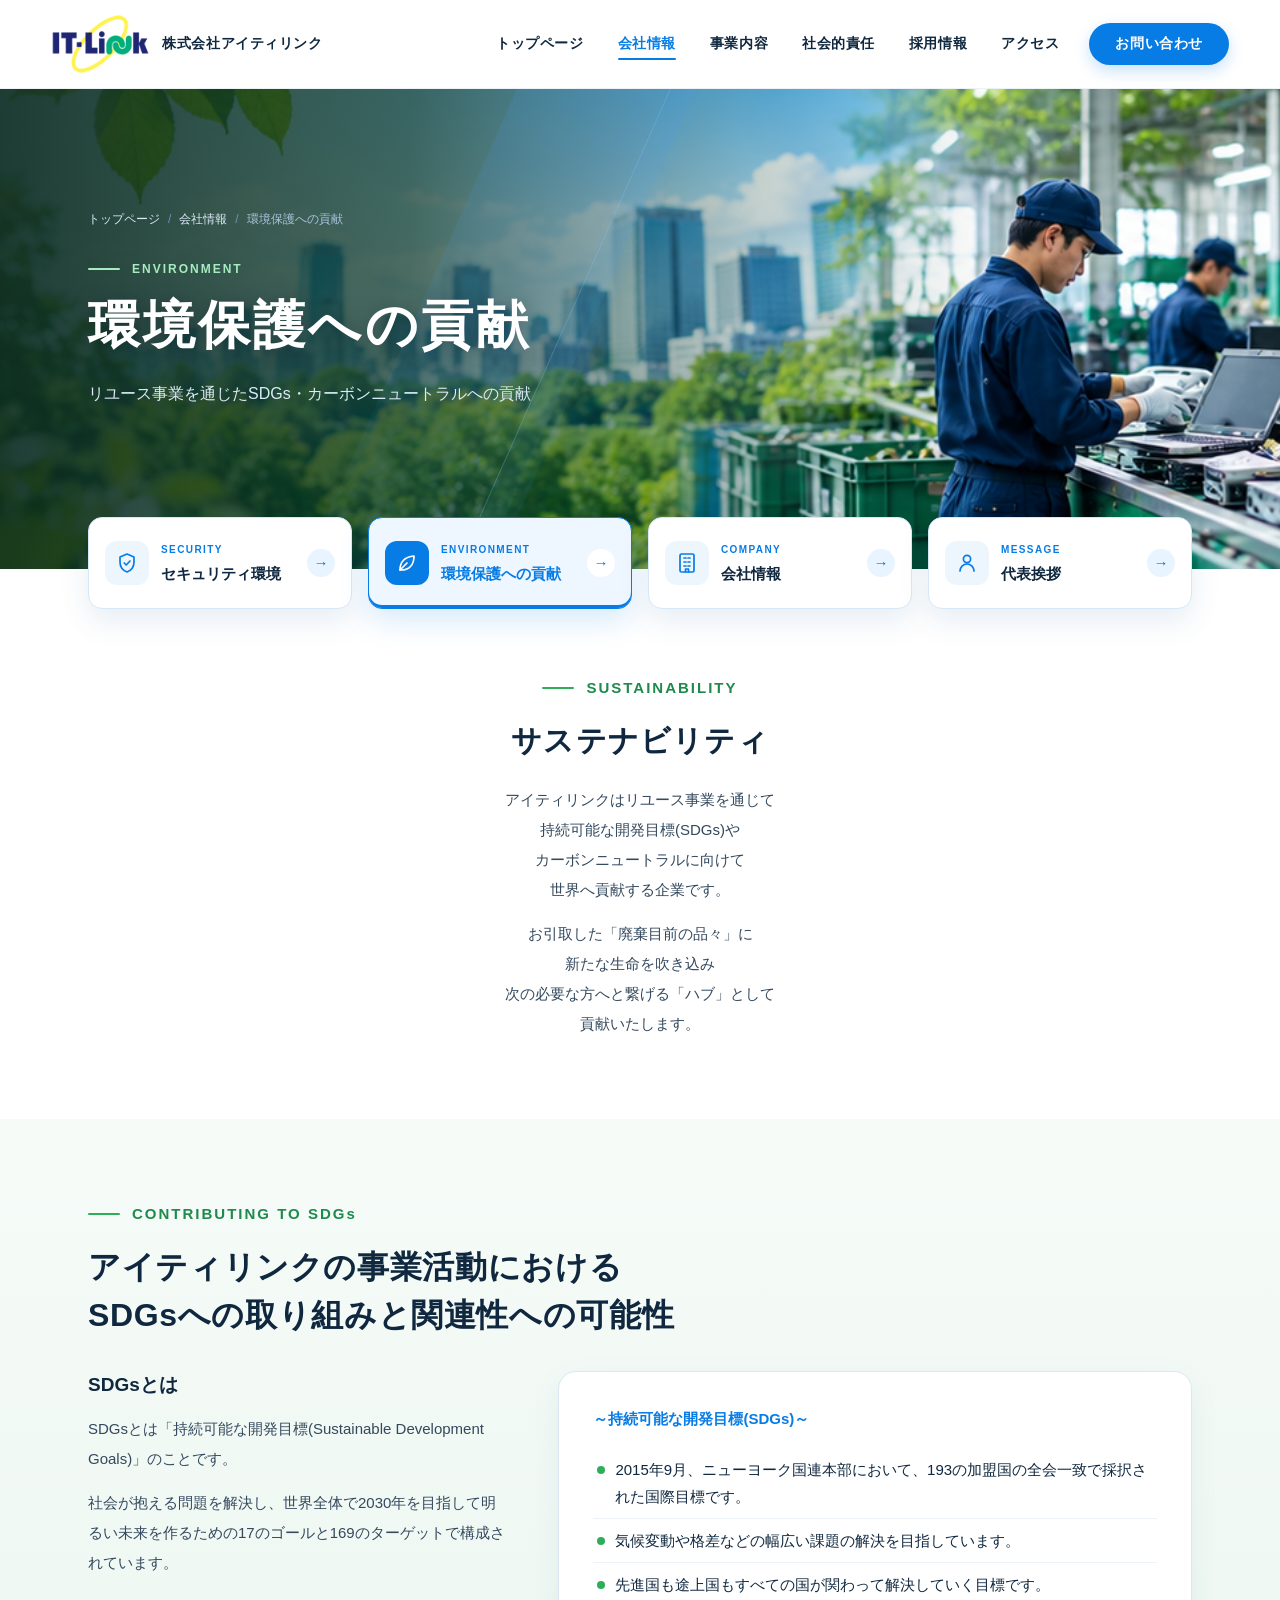
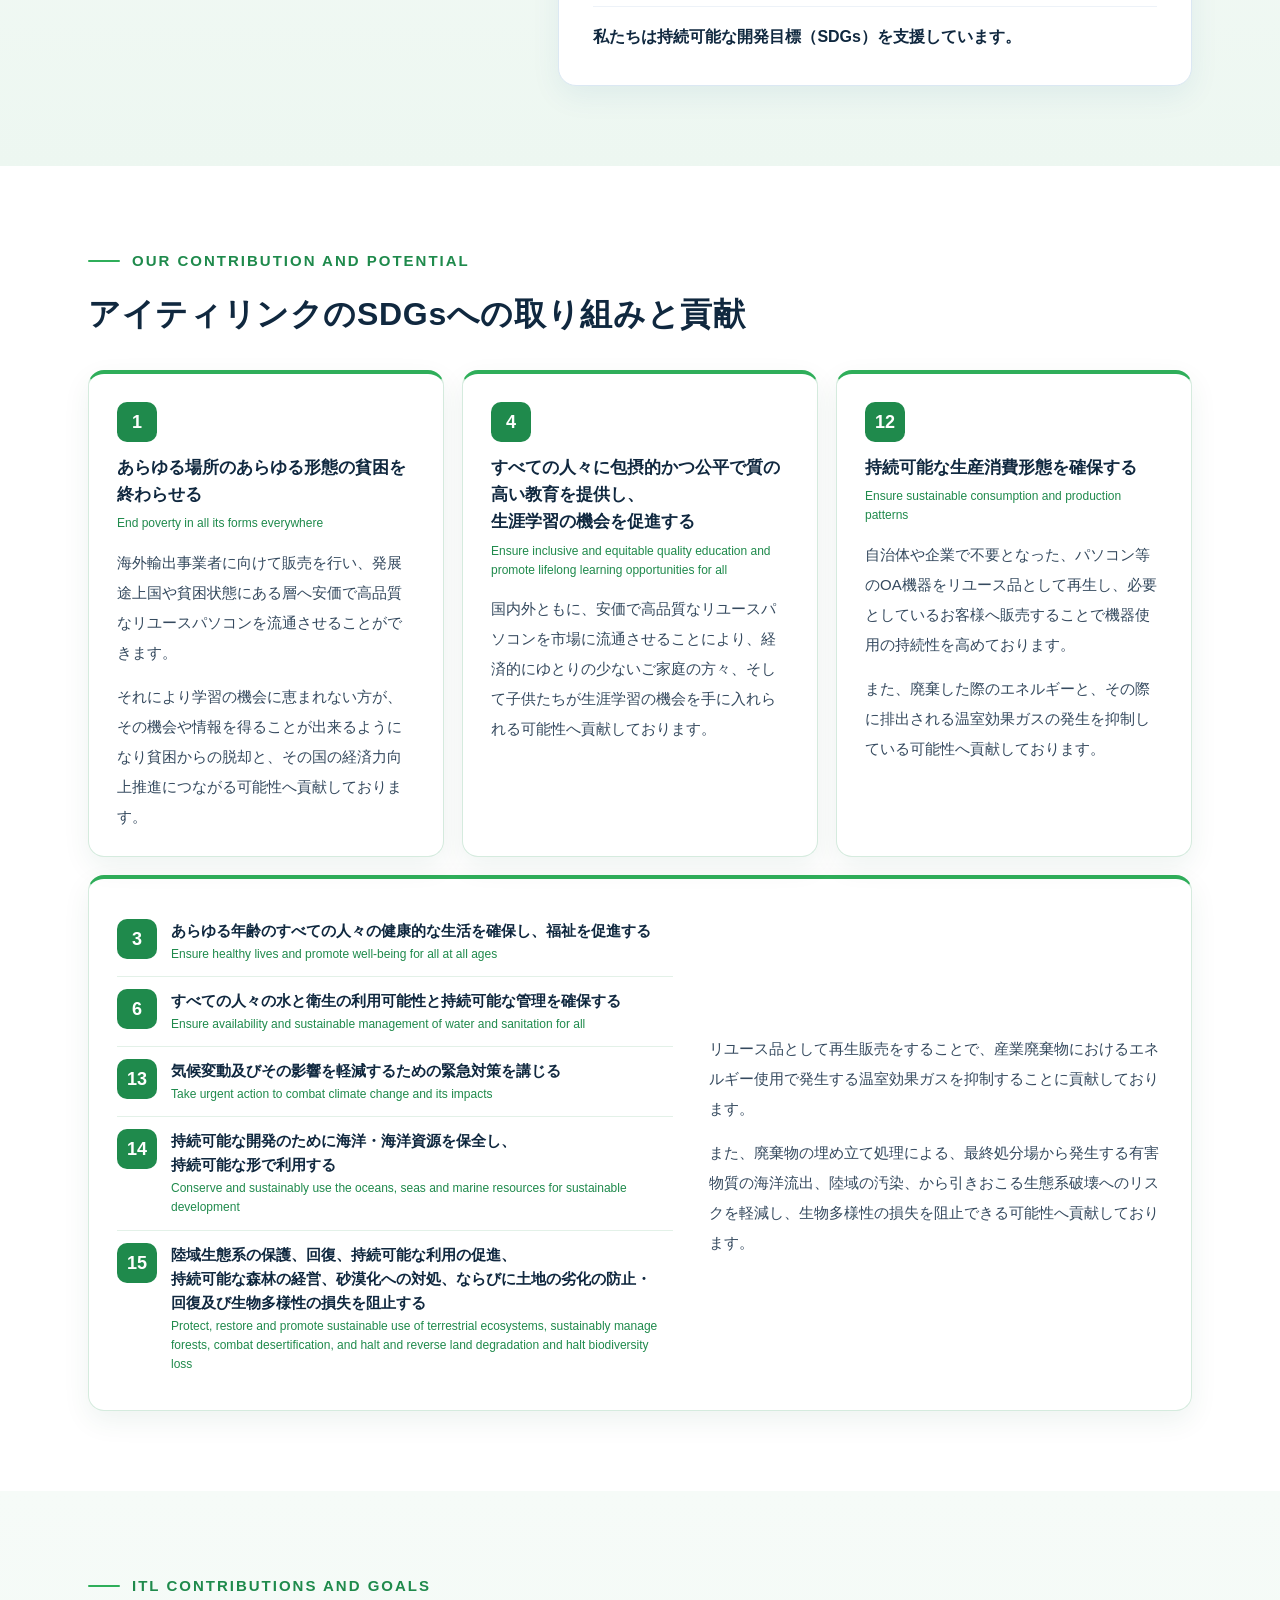
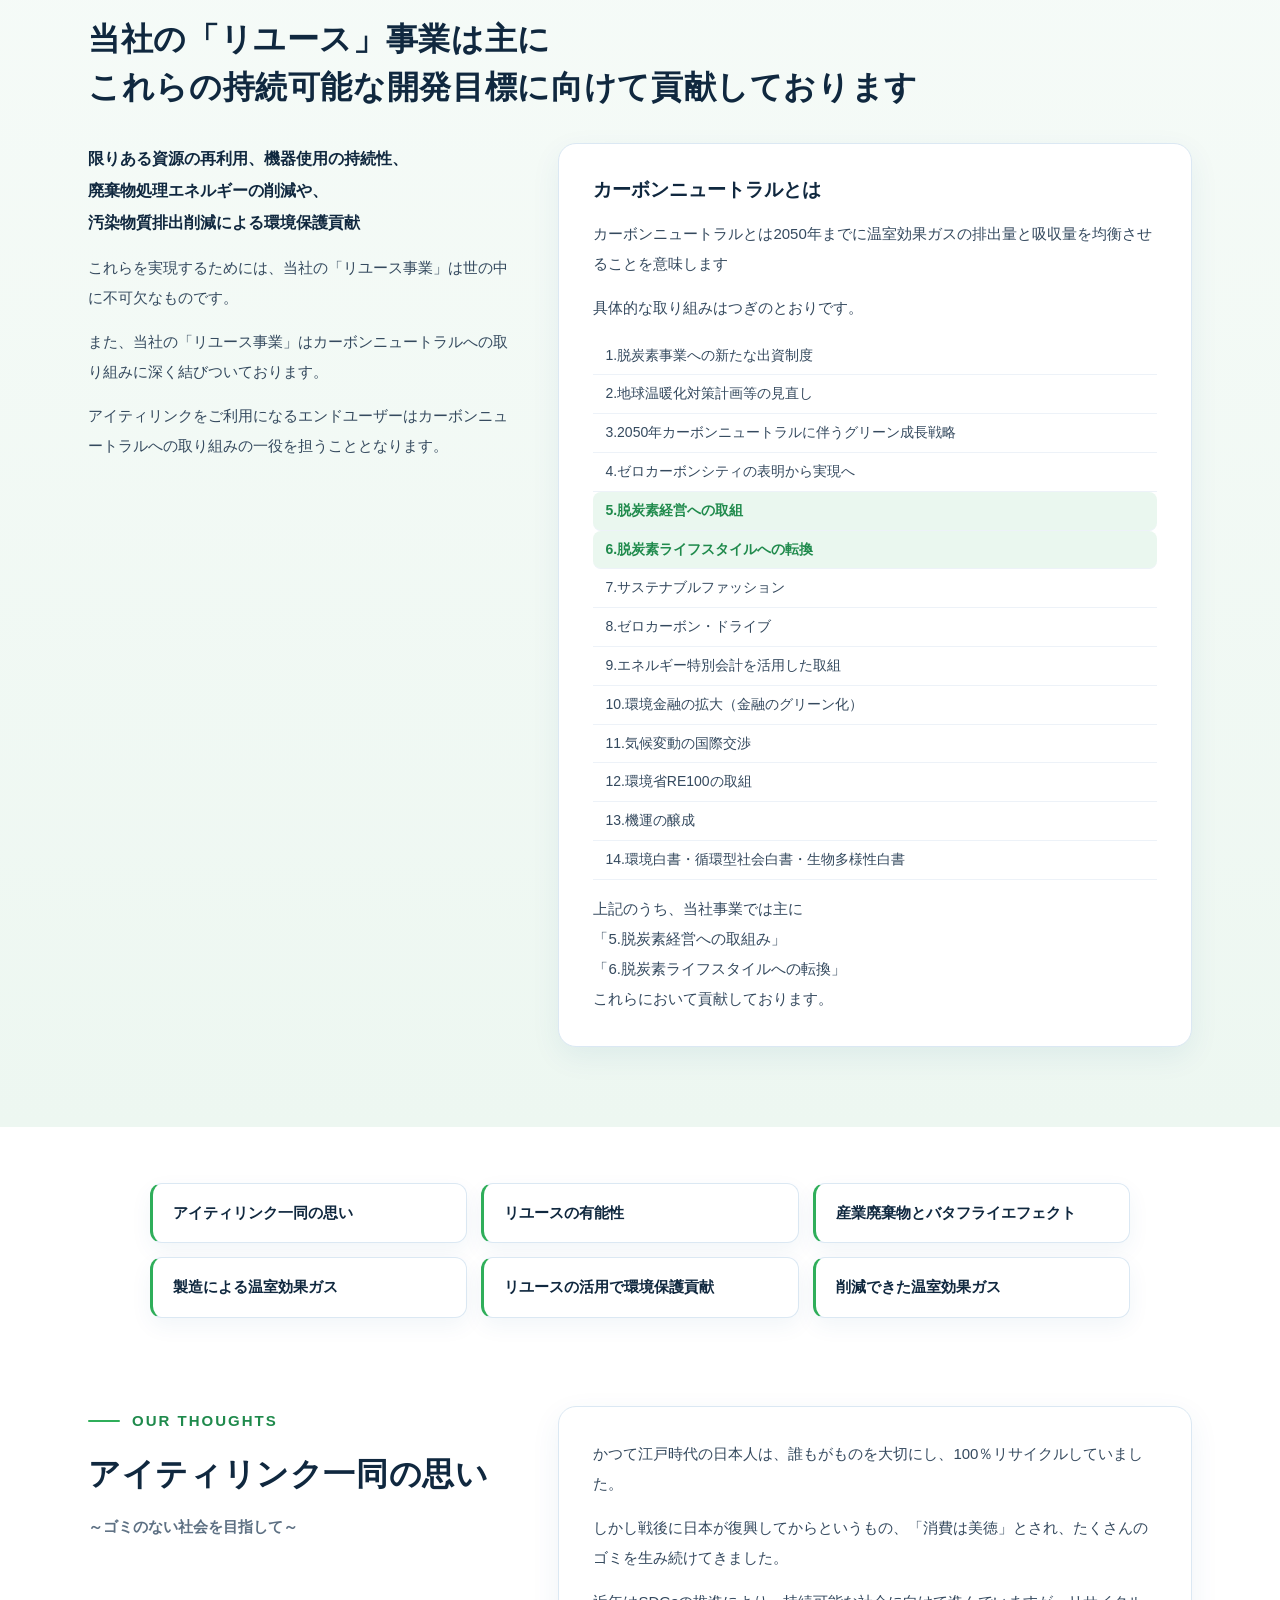
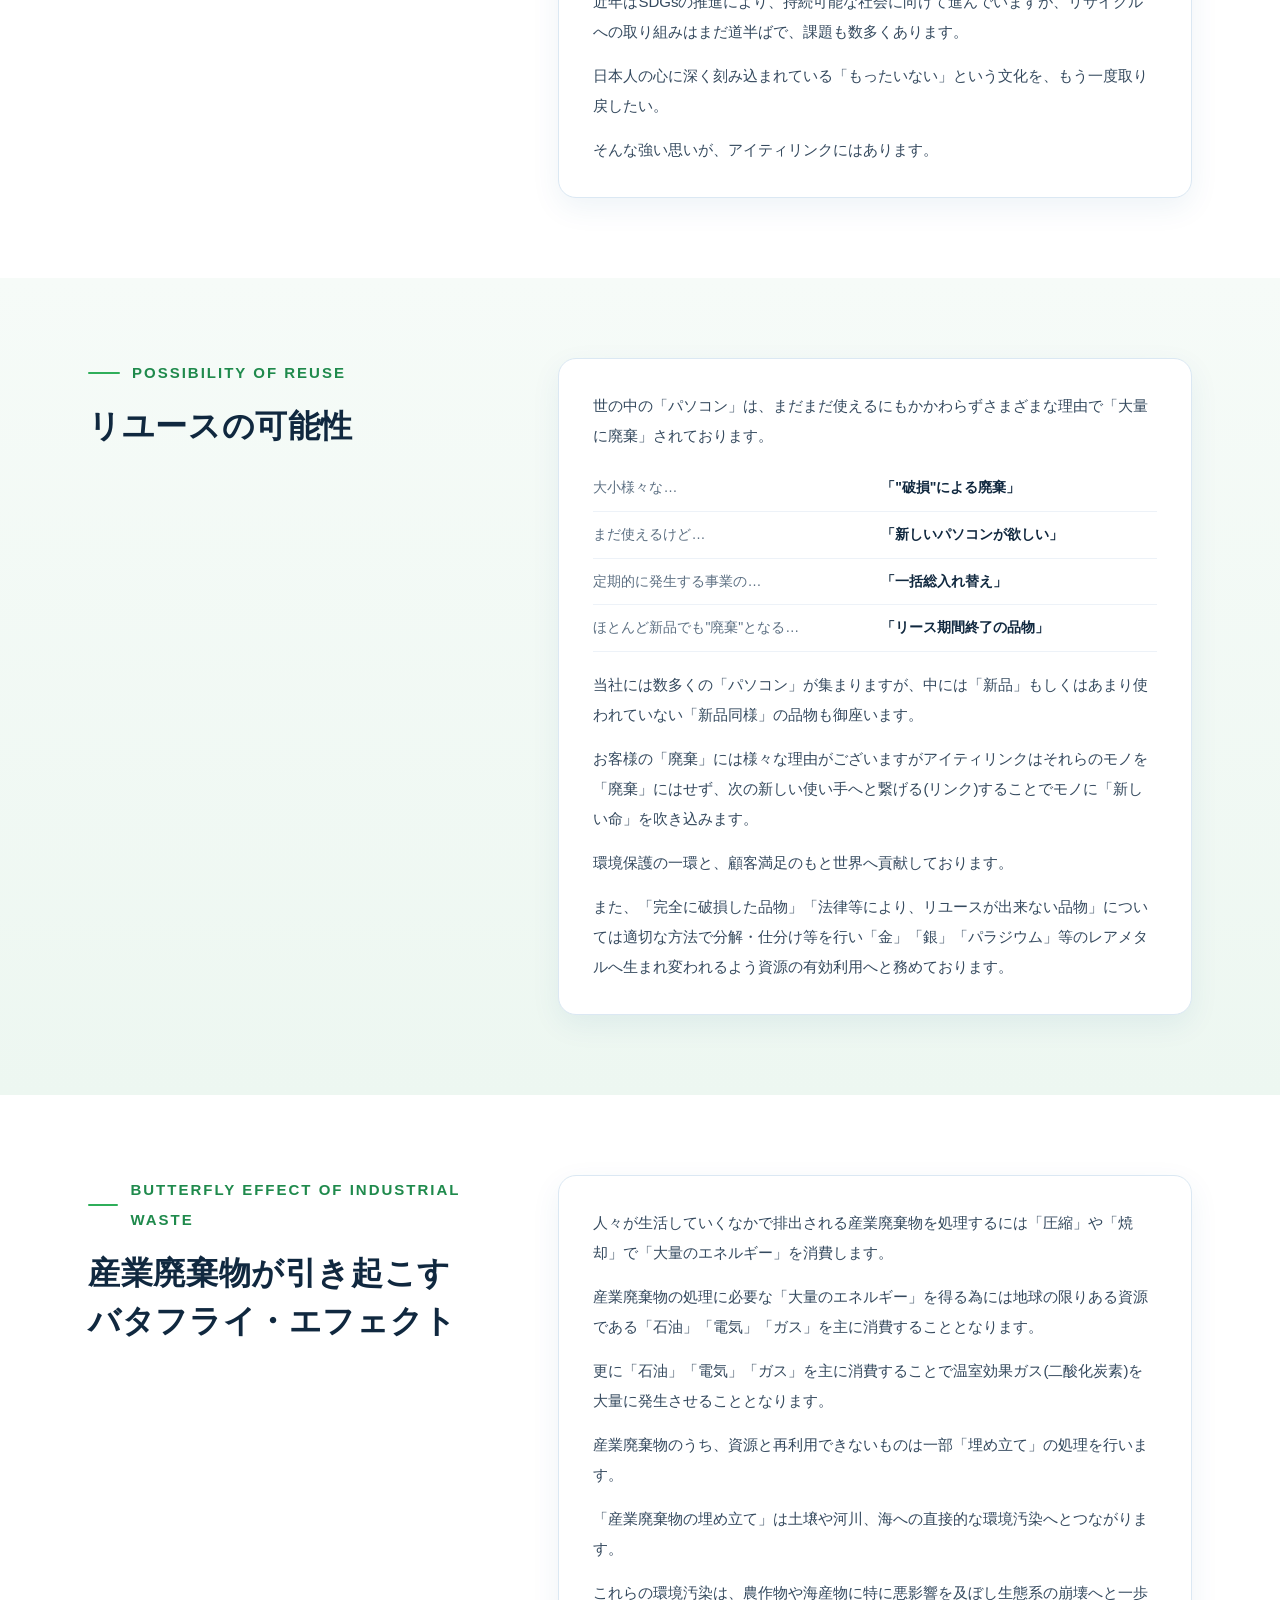
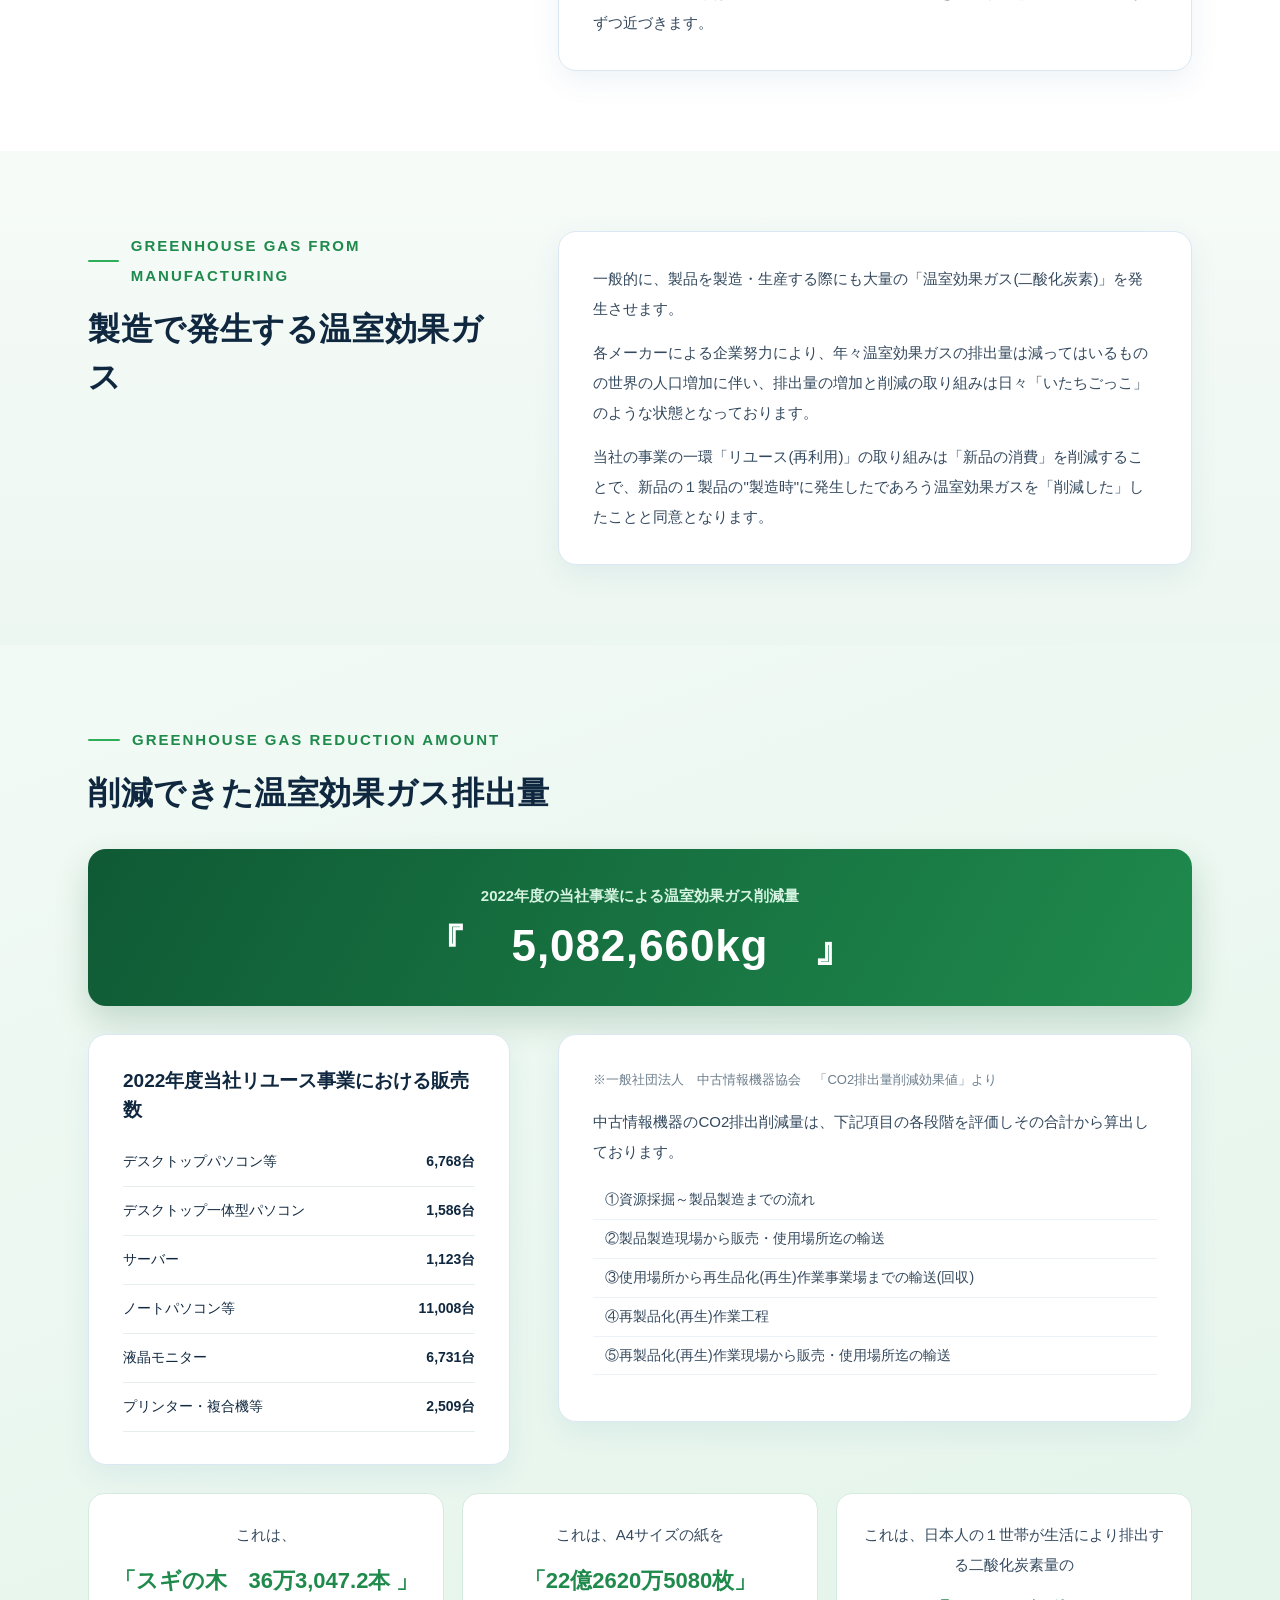
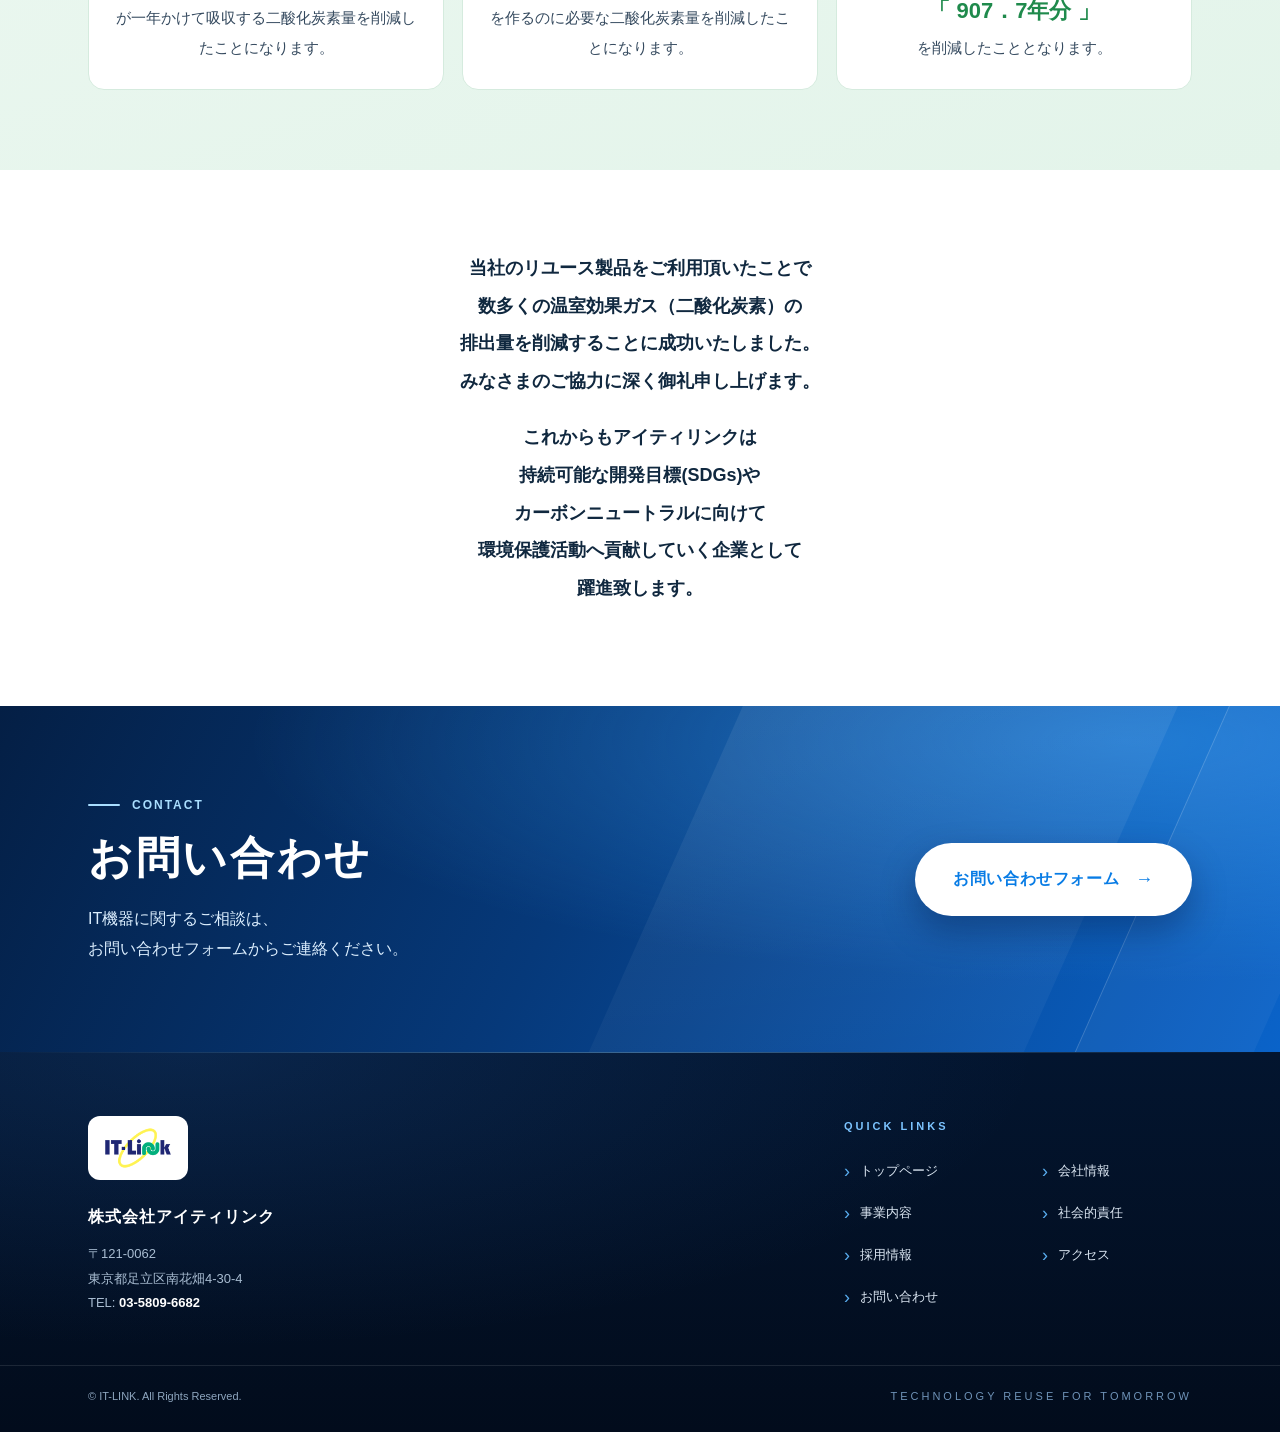
<file: environment/index.html>
<!DOCTYPE html>
<html lang="ja">
<head>
  <meta charset="UTF-8">
  <meta name="viewport" content="width=device-width, initial-scale=1.0">

  <meta name="description"
    content="株式会社アイティリンクの環境保護への貢献。SDGsへの取り組み、カーボンニュートラル、温室効果ガス削減量をご紹介します。">

  <title>環境保護への貢献 | 株式会社アイティリンク</title>

  <link rel="stylesheet" href="../assets/css/style.css">
  <link rel="stylesheet" href="../assets/css/company.css">
  <link rel="stylesheet" href="../assets/css/company-pages.css">
  <script src="../assets/js/main.js" defer></script>
</head>

<body class="page-environment">

  <!-- HEADER (shared with homepage) -->
  <header class="site-header">
    <div class="header-inner">

      <a href="../index.html" class="site-logo"
         aria-label="株式会社アイティリンク トップページ">
        <img src="../assets/images/IT-link%20logo.png"
             alt="IT-Link"
             class="logo-image"
             width="124" height="80">
        <span class="company-name">株式会社アイティリンク</span>
      </a>

      <button class="menu-toggle"
              type="button"
              aria-label="メニューを開く"
              aria-expanded="false"
              aria-controls="main-navigation">
        <span></span>
        <span></span>
        <span></span>
      </button>

      <nav id="main-navigation"
           class="site-nav"
           aria-label="メインナビゲーション">

        <a href="../index.html" class="nav-link">トップページ</a>

        <a href="../company/index.html" class="nav-link active">会社情報</a>

        <a href="../service/" class="nav-link">事業内容</a>

        <a href="../responsibility/index.html" class="nav-link">社会的責任</a>

        <a href="../recruit/index.html" class="nav-link">採用情報</a>

        <a href="../index.html#access" class="nav-link">アクセス</a>

        <a href="../contact.html" class="nav-link contact-nav">お問い合わせ</a>

      </nav>
    </div>
  </header>

  <main>

    <!-- PAGE HERO -->
    <section class="cp-hero cp-hero--environment">
      <div class="container cp-hero-inner">
        <nav class="cp-breadcrumb" aria-label="パンくずリスト">
          <ol>
            <li><a href="../index.html">トップページ</a></li>
            <li><a href="../company/index.html">会社情報</a></li>
            <li aria-current="page">環境保護への貢献</li>
          </ol>
        </nav>

        <p class="section-label">ENVIRONMENT</p>
        <h1 class="cp-hero-title">環境保護への貢献</h1>
        <p class="cp-hero-lead">リユース事業を通じた<wbr>SDGs・カーボンニュートラルへの貢献</p>
      </div>
    </section>

    <!-- COMPANY NAVIGATION (shared across company pages) -->
    <nav class="cp-subnav" aria-label="会社情報メニュー">
      <div class="container">
        <ul class="cp-subnav-list">
          <li>
            <a href="../security/index.html" class="cp-subnav-card">
              <span class="cp-subnav-icon" aria-hidden="true">
                <svg viewBox="0 0 24 24" fill="none" stroke="currentColor" stroke-width="1.7" stroke-linecap="round" stroke-linejoin="round"><path d="M12 3l7 3v5c0 4.5-3 8.4-7 10-4-1.6-7-5.5-7-10V6z"/><path d="M9.2 12l2 2 3.8-4"/></svg>
              </span>
              <span class="cp-subnav-text">
                <span class="cp-subnav-en">SECURITY</span>
                <span class="cp-subnav-ja">セキュリティ環境</span>
              </span>
              <span class="cp-subnav-arrow" aria-hidden="true">→</span>
            </a>
          </li>
          <li>
            <a href="index.html" class="cp-subnav-card is-active" aria-current="page">
              <span class="cp-subnav-icon" aria-hidden="true">
                <svg viewBox="0 0 24 24" fill="none" stroke="currentColor" stroke-width="1.7" stroke-linecap="round" stroke-linejoin="round"><path d="M5 19c0-8 5-13 14-14 0 9-5 14-13 14"/><path d="M5 19l7-7"/></svg>
              </span>
              <span class="cp-subnav-text">
                <span class="cp-subnav-en">ENVIRONMENT</span>
                <span class="cp-subnav-ja">環境保護への貢献</span>
              </span>
              <span class="cp-subnav-arrow" aria-hidden="true">→</span>
            </a>
          </li>
          <li>
            <a href="../company/index.html" class="cp-subnav-card">
              <span class="cp-subnav-icon" aria-hidden="true">
                <svg viewBox="0 0 24 24" fill="none" stroke="currentColor" stroke-width="1.7" stroke-linecap="round" stroke-linejoin="round"><rect x="5" y="3" width="14" height="18" rx="1.5"/><path d="M9 7h2M13 7h2M9 11h2M13 11h2M9 15h2M13 15h2M10.5 21v-3h3v3"/></svg>
              </span>
              <span class="cp-subnav-text">
                <span class="cp-subnav-en">COMPANY</span>
                <span class="cp-subnav-ja">会社情報</span>
              </span>
              <span class="cp-subnav-arrow" aria-hidden="true">→</span>
            </a>
          </li>
          <li>
            <a href="../message/index.html" class="cp-subnav-card">
              <span class="cp-subnav-icon" aria-hidden="true">
                <svg viewBox="0 0 24 24" fill="none" stroke="currentColor" stroke-width="1.7" stroke-linecap="round" stroke-linejoin="round"><circle cx="12" cy="8" r="3.6"/><path d="M5 20c0-3.9 3.1-7 7-7s7 3.1 7 7"/></svg>
              </span>
              <span class="cp-subnav-text">
                <span class="cp-subnav-en">MESSAGE</span>
                <span class="cp-subnav-ja">代表挨拶</span>
              </span>
              <span class="cp-subnav-arrow" aria-hidden="true">→</span>
            </a>
          </li>
        </ul>
      </div>
    </nav>

    <!-- SUSTAINABILITY -->
    <section class="cp-section pg-intro">
      <div class="container pg-intro-inner">
        <p class="section-label">SUSTAINABILITY</p>
        <h2 class="pg-intro-title">サステナビリティ</h2>
        <p class="pg-intro-text">アイティリンクはリユース事業を通じて<br>持続可能な開発目標(SDGs)や<br>カーボンニュートラルに向けて<br>世界へ貢献する企業です。</p>
        <p class="pg-intro-text">お引取した「廃棄目前の品々」に<br>新たな生命を吹き込み<br>次の必要な方へと繋げる「ハブ」として<br>貢献いたします。</p>
      </div>
    </section>

    <!-- WHAT IS SDGs -->
    <section class="cp-section cp-section--tint" id="sdgs">
      <div class="container">
        <p class="section-label">CONTRIBUTING TO SDGs</p>
        <h2 class="section-title">アイティリンクの事業活動における<br>SDGsへの取り組みと関連性への可能性</h2>

        <div class="pg-split">
          <div>
            <h3 class="pg-h3">SDGsとは</h3>
            <p>SDGsとは「持続可能な開発目標(Sustainable Development Goals)」のことです。</p>
            <p>社会が抱える問題を解決し、世界全体で2030年を目指して明るい未来を作るための17のゴールと169のターゲットで構成されています。</p>
          </div>
          <div class="pg-card">
            <p class="pg-card-kicker">～持続可能な開発目標(SDGs)～</p>
            <ul class="pg-list">
              <li>2015年9月、ニューヨーク国連本部において、193の加盟国の全会一致で採択された国際目標です。</li>
              <li>気候変動や格差などの幅広い課題の解決を目指しています。</li>
              <li>先進国も途上国もすべての国が関わって解決していく目標です。</li>
            </ul>
            <p class="pg-card-strong">私たちは持続可能な開発目標（SDGs）を支援しています。</p>
          </div>
        </div>
      </div>
    </section>

    <!-- OUR SDGs CONTRIBUTION -->
    <section class="cp-section" id="contribution">
      <div class="container">
        <p class="section-label">OUR CONTRIBUTION AND POTENTIAL</p>
        <h2 class="section-title">アイティリンクのSDGsへの取り組みと貢献</h2>

        <div class="pg-goal-grid">
          <article class="pg-goal">
            <p class="pg-goal-no">1</p>
            <h3 class="pg-goal-title">あらゆる場所のあらゆる形態の貧困を終わらせる</h3>
            <p class="pg-goal-en">End poverty in all its forms everywhere</p>
            <p>海外輸出事業者に向けて販売を行い、発展途上国や貧困状態にある層へ安価で高品質なリユースパソコンを流通させることができます。</p>
            <p>それにより学習の機会に恵まれない方が、その機会や情報を得ることが出来るようになり貧困からの脱却と、その国の経済力向上推進につながる可能性へ貢献しております。</p>
          </article>

          <article class="pg-goal">
            <p class="pg-goal-no">4</p>
            <h3 class="pg-goal-title">すべての人々に包摂的かつ公平で質の高い教育を提供し、生涯学習の機会を促進する</h3>
            <p class="pg-goal-en">Ensure inclusive and equitable quality education and promote lifelong learning opportunities for all</p>
            <p>国内外ともに、安価で高品質なリユースパソコンを市場に流通させることにより、経済的にゆとりの少ないご家庭の方々、そして子供たちが生涯学習の機会を手に入れられる可能性へ貢献しております。</p>
          </article>

          <article class="pg-goal">
            <p class="pg-goal-no">12</p>
            <h3 class="pg-goal-title">持続可能な生産消費形態を確保する</h3>
            <p class="pg-goal-en">Ensure sustainable consumption and production patterns</p>
            <p>自治体や企業で不要となった、パソコン等のOA機器をリユース品として再生し、必要としているお客様へ販売することで機器使用の持続性を高めております。</p>
            <p>また、廃棄した際のエネルギーと、その際に排出される温室効果ガスの発生を抑制している可能性へ貢献しております。</p>
          </article>
        </div>

        <!-- goals 3, 6, 13, 14, 15 share one description in the original -->
        <article class="pg-goal pg-goal--group">
          <ul class="pg-goal-list">
            <li><span class="pg-goal-no">3</span><span><strong>あらゆる年齢のすべての人々の健康的な生活を確保し、福祉を促進する</strong><span class="pg-goal-en">Ensure healthy lives and promote well-being for all at all ages</span></span></li>
            <li><span class="pg-goal-no">6</span><span><strong>すべての人々の水と衛生の利用可能性と持続可能な管理を確保する</strong><span class="pg-goal-en">Ensure availability and sustainable management of water and sanitation for all</span></span></li>
            <li><span class="pg-goal-no">13</span><span><strong>気候変動及びその影響を軽減するための緊急対策を講じる</strong><span class="pg-goal-en">Take urgent action to combat climate change and its impacts</span></span></li>
            <li><span class="pg-goal-no">14</span><span><strong>持続可能な開発のために海洋・海洋資源を保全し、持続可能な形で利用する</strong><span class="pg-goal-en">Conserve and sustainably use the oceans, seas and marine resources for sustainable development</span></span></li>
            <li><span class="pg-goal-no">15</span><span><strong>陸域生態系の保護、回復、持続可能な利用の促進、持続可能な森林の経営、砂漠化への対処、ならびに土地の劣化の防止・回復及び生物多様性の損失を阻止する</strong><span class="pg-goal-en">Protect, restore and promote sustainable use of terrestrial ecosystems, sustainably manage forests, combat desertification, and halt and reverse land degradation and halt biodiversity loss</span></span></li>
          </ul>
          <div class="pg-goal-text">
            <p>リユース品として再生販売をすることで、産業廃棄物におけるエネルギー使用で発生する温室効果ガスを抑制することに貢献しております。</p>
            <p>また、廃棄物の埋め立て処理による、最終処分場から発生する有害物質の海洋流出、陸域の汚染、から引きおこる生態系破壊へのリスクを軽減し、生物多様性の損失を阻止できる可能性へ貢献しております。</p>
          </div>
        </article>
      </div>
    </section>

    <!-- REUSE BUSINESS & CARBON NEUTRAL -->
    <section class="cp-section cp-section--tint" id="carbon">
      <div class="container">
        <p class="section-label">ITL CONTRIBUTIONS AND GOALS</p>
        <h2 class="section-title">当社の「リユース」事業は主に<br>これらの持続可能な開発目標に向けて貢献しております</h2>

        <div class="pg-split">
          <div>
            <p class="pg-card-strong">限りある資源の再利用、機器使用の持続性、<br>廃棄物処理エネルギーの削減や、<br>汚染物質排出削減による環境保護貢献</p>
            <p>これらを実現するためには、当社の「リユース事業」は世の中に不可欠なものです。</p>
            <p>また、当社の「リユース事業」はカーボンニュートラルへの取り組みに深く結びついております。</p>
            <p>アイティリンクをご利用になるエンドユーザーはカーボンニュートラルへの取り組みの一役を担うこととなります。</p>
          </div>
          <div class="pg-card">
            <h3 class="pg-card-title">カーボンニュートラルとは</h3>
            <p>カーボンニュートラルとは2050年までに温室効果ガスの排出量と吸収量を均衡させることを意味します</p>
            <p>具体的な取り組みはつぎのとおりです。</p>
            <ol class="pg-cn-list">
              <li>1.脱炭素事業への新たな出資制度</li>
              <li>2.地球温暖化対策計画等の見直し</li>
              <li>3.2050年カーボンニュートラルに伴うグリーン成長戦略</li>
              <li>4.ゼロカーボンシティの表明から実現へ</li>
              <li class="is-ours">5.脱炭素経営への取組</li>
              <li class="is-ours">6.脱炭素ライフスタイルへの転換</li>
              <li>7.サステナブルファッション</li>
              <li>8.ゼロカーボン・ドライブ</li>
              <li>9.エネルギー特別会計を活用した取組</li>
              <li>10.環境金融の拡大（金融のグリーン化）</li>
              <li>11.気候変動の国際交渉</li>
              <li>12.環境省RE100の取組</li>
              <li>13.機運の醸成</li>
              <li>14.環境白書・循環型社会白書・生物多様性白書</li>
            </ol>
            <p>上記のうち、当社事業では主に<br>「5.脱炭素経営への取組み」<br>「6.脱炭素ライフスタイルへの転換」<br>これらにおいて貢献しております。</p>
          </div>
        </div>
      </div>
    </section>

    <!-- TOPIC MENU (same six links and targets as the original page) -->
    <nav class="cp-section pg-topics" aria-label="環境保護への取り組み 項目">
      <div class="container">
        <ul class="pg-pillars">
          <li><a href="#thoughts"><span class="pg-pillar-ja">アイティリンク一同の思い</span></a></li>
          <li><a href="#reuse"><span class="pg-pillar-ja">リユースの有能性</span></a></li>
          <li><a href="#butterfly"><span class="pg-pillar-ja">産業廃棄物とバタフライエフェクト</span></a></li>
          <li><a href="#manufacturing"><span class="pg-pillar-ja">製造による温室効果ガス</span></a></li>
          <li><a href="#reduction"><span class="pg-pillar-ja">リユースの活用で環境保護貢献</span></a></li>
          <li><a href="#reduction"><span class="pg-pillar-ja">削減できた温室効果ガス</span></a></li>
        </ul>
      </div>
    </nav>

    <!-- TOPIC SECTIONS -->
    <section class="cp-section" id="thoughts">
      <div class="container pg-split">
        <div>
          <p class="section-label">OUR THOUGHTS</p>
          <h2 class="section-title">アイティリンク一同の思い</h2>
          <p class="pg-subtitle">～ゴミのない社会を目指して～</p>
        </div>
        <div class="pg-card">
          <p>かつて江戸時代の日本人は、誰もがものを大切にし、100％リサイクルしていました。</p>
          <p>しかし戦後に日本が復興してからというもの、「消費は美徳」とされ、たくさんのゴミを生み続けてきました。</p>
          <p>近年はSDGsの推進により、持続可能な社会に向けて進んでいますが、リサイクルへの取り組みはまだ道半ばで、課題も数多くあります。</p>
          <p>日本人の心に深く刻み込まれている「もったいない」という文化を、もう一度取り戻したい。</p>
          <p>そんな強い思いが、アイティリンクにはあります。</p>
        </div>
      </div>
    </section>

    <section class="cp-section cp-section--tint" id="reuse">
      <div class="container pg-split">
        <div>
          <p class="section-label">POSSIBILITY OF REUSE</p>
          <h2 class="section-title">リユースの可能性</h2>
        </div>
        <div class="pg-card">
          <p>世の中の「パソコン」は、まだまだ使えるにもかかわらずさまざまな理由で「大量に廃棄」されております。</p>
          <dl class="pg-reasons">
            <div><dt>大小様々な…</dt><dd>「"破損"による廃棄」</dd></div>
            <div><dt>まだ使えるけど…</dt><dd>「新しいパソコンが欲しい」</dd></div>
            <div><dt>定期的に発生する事業の…</dt><dd>「一括総入れ替え」</dd></div>
            <div><dt>ほとんど新品でも"廃棄"となる…</dt><dd>「リース期間終了の品物」</dd></div>
          </dl>
          <p>当社には数多くの「パソコン」が集まりますが、中には「新品」もしくはあまり使われていない「新品同様」の品物も御座います。</p>
          <p>お客様の「廃棄」には様々な理由がございますがアイティリンクはそれらのモノを「廃棄」にはせず、次の新しい使い手へと繋げる(リンク)することでモノに「新しい命」を吹き込みます。</p>
          <p>環境保護の一環と、顧客満足のもと世界へ貢献しております。</p>
          <p>また、「完全に破損した品物」「法律等により、リユースが出来ない品物」については適切な方法で分解・仕分け等を行い「金」「銀」「パラジウム」等のレアメタルへ生まれ変われるよう資源の有効利用へと務めております。</p>
        </div>
      </div>
    </section>

    <section class="cp-section" id="butterfly">
      <div class="container pg-split">
        <div>
          <p class="section-label">BUTTERFLY EFFECT OF INDUSTRIAL WASTE</p>
          <h2 class="section-title">産業廃棄物が引き起こす<br>バタフライ・エフェクト</h2>
        </div>
        <div class="pg-card">
          <p>人々が生活していくなかで排出される産業廃棄物を処理するには「圧縮」や「焼却」で「大量のエネルギー」を消費します。</p>
          <p>産業廃棄物の処理に必要な「大量のエネルギー」を得る為には地球の限りある資源である「石油」「電気」「ガス」を主に消費することとなります。</p>
          <p>更に「石油」「電気」「ガス」を主に消費することで温室効果ガス(二酸化炭素)を大量に発生させることとなります。</p>
          <p>産業廃棄物のうち、資源と再利用できないものは一部「埋め立て」の処理を行います。</p>
          <p>「産業廃棄物の埋め立て」は土壌や河川、海への直接的な環境汚染へとつながります。</p>
          <p>これらの環境汚染は、農作物や海産物に特に悪影響を及ぼし生態系の崩壊へと一歩ずつ近づきます。</p>
        </div>
      </div>
    </section>

    <section class="cp-section cp-section--tint" id="manufacturing">
      <div class="container pg-split">
        <div>
          <p class="section-label">GREENHOUSE GAS FROM MANUFACTURING</p>
          <h2 class="section-title">製造で発生する温室効果ガス</h2>
        </div>
        <div class="pg-card">
          <p>一般的に、製品を製造・生産する際にも大量の「温室効果ガス(二酸化炭素)」を発生させます。</p>
          <p>各メーカーによる企業努力により、年々温室効果ガスの排出量は減ってはいるものの世界の人口増加に伴い、排出量の増加と削減の取り組みは日々「いたちごっこ」のような状態となっております。</p>
          <p>当社の事業の一環「リユース(再利用)」の取り組みは「新品の消費」を削減することで、新品の１製品の"製造時"に発生したであろう温室効果ガスを「削減した」したことと同意となります。</p>
        </div>
      </div>
    </section>

    <!-- REDUCTION RESULTS -->
    <section class="cp-section pg-green" id="reduction">
      <div class="container">
        <p class="section-label">GREENHOUSE GAS REDUCTION AMOUNT</p>
        <h2 class="section-title">削減できた温室効果ガス排出量</h2>

        <div class="pg-stat">
          <p class="pg-stat-label">2022年度の当社事業による温室効果ガス削減量</p>
          <p class="pg-stat-value">『　5,082,660kg　』</p>
        </div>

        <div class="pg-split">
          <div class="pg-card">
            <h3 class="pg-card-title">2022年度当社リユース事業における販売数</h3>
            <table class="pg-sales">
              <tbody>
                <tr><th scope="row">デスクトップパソコン等</th><td>6,768台</td></tr>
                <tr><th scope="row">デスクトップ一体型パソコン</th><td>1,586台</td></tr>
                <tr><th scope="row">サーバー</th><td>1,123台</td></tr>
                <tr><th scope="row">ノートパソコン等</th><td>11,008台</td></tr>
                <tr><th scope="row">液晶モニター</th><td>6,731台</td></tr>
                <tr><th scope="row">プリンター・複合機等</th><td>2,509台</td></tr>
              </tbody>
            </table>
          </div>
          <div class="pg-card">
            <p class="pg-note">※一般社団法人　中古情報機器協会　「CO2排出量削減効果値」より</p>
            <p>中古情報機器のCO2排出削減量は、下記項目の各段階を評価しその合計から算出しております。</p>
            <ol class="pg-cn-list">
              <li>①資源採掘～製品製造までの流れ</li>
              <li>②製品製造現場から販売・使用場所迄の輸送</li>
              <li>③使用場所から再生品化(再生)作業事業場までの輸送(回収)</li>
              <li>④再製品化(再生)作業工程</li>
              <li>⑤再製品化(再生)作業現場から販売・使用場所迄の輸送</li>
            </ol>
          </div>
        </div>

        <div class="pg-equiv-grid">
          <article class="pg-equiv">
            <p>これは、</p>
            <p class="pg-equiv-value">「スギの木　36万3,047.2本 」</p>
            <p>が一年かけて吸収する二酸化炭素量を削減したことになります。</p>
          </article>
          <article class="pg-equiv">
            <p>これは、A4サイズの紙を</p>
            <p class="pg-equiv-value">「22億2620万5080枚」</p>
            <p>を作るのに必要な二酸化炭素量を削減したことになります。</p>
          </article>
          <article class="pg-equiv">
            <p>これは、日本人の１世帯が生活により排出する二酸化炭素量の</p>
            <p class="pg-equiv-value">「 907．7年分 」</p>
            <p>を削減したこととなります。</p>
          </article>
        </div>
      </div>
    </section>

    <!-- CLOSING -->
    <section class="cp-section pg-closing">
      <div class="container">
        <p class="pg-closing-text">当社のリユース製品をご利用頂いたことで<br>数多くの温室効果ガス（二酸化炭素）の<br>排出量を削減することに成功いたしました。<br>みなさまのご協力に深く御礼申し上げます。</p>
        <p class="pg-closing-text">これからもアイティリンクは<br>持続可能な開発目標(SDGs)や<br>カーボンニュートラルに向けて<br>環境保護活動へ貢献していく企業として<br>躍進致します。</p>
      </div>
    </section>

    <!-- CONTACT (shared with homepage) -->
    <section class="contact-section section" id="contact">
      <div class="container contact-layout">

        <div class="contact-text">
          <p class="section-label">CONTACT</p>
          <h2 class="section-title">お問い合わせ</h2>
          <p class="contact-description">IT機器に関するご相談は、<br>お問い合わせフォームから<wbr>ご連絡ください。</p>
        </div>

        <div class="contact-action">
          <a href="../contact.html" class="contact-button">
            お問い合わせフォーム <span class="contact-button-icon" aria-hidden="true">→</span>
          </a>
        </div>

      </div>
    </section>

  </main>

  <!-- FOOTER (shared with homepage) -->
  <footer class="site-footer">
    <div class="container footer-inner">

      <div class="footer-company">
        <span class="footer-logo">
          <img src="../assets/images/IT-link%20logo.png" alt="IT-Link"
               width="124" height="80" loading="lazy">
        </span>
        <p class="footer-name">株式会社アイティリンク</p>
        <address class="footer-address">
          〒121-0062<br>
          東京都足立区南花畑4-30-4<br>
          TEL: <a href="tel:0358096682">03-5809-6682</a>
        </address>
      </div>

      <nav class="footer-nav" aria-label="フッターナビゲーション">
        <p class="footer-nav-title">QUICK LINKS</p>
        <ul class="footer-links">
          <li><a href="../index.html">トップページ</a></li>
          <li><a href="../company/index.html">会社情報</a></li>
          <li><a href="../service/">事業内容</a></li>
          <li><a href="../responsibility/index.html">社会的責任</a></li>
          <li><a href="../recruit/index.html">採用情報</a></li>
          <li><a href="../index.html#access">アクセス</a></li>
          <li><a href="../contact.html">お問い合わせ</a></li>
        </ul>
      </nav>

    </div>

    <div class="footer-bottom">
      <div class="container footer-bottom-inner">
        <p class="footer-copy">&copy; IT-LINK. All Rights Reserved.</p>
        <p class="footer-tagline">TECHNOLOGY REUSE FOR TOMORROW</p>
      </div>
    </div>
  </footer>

</body>
</html>
</file>
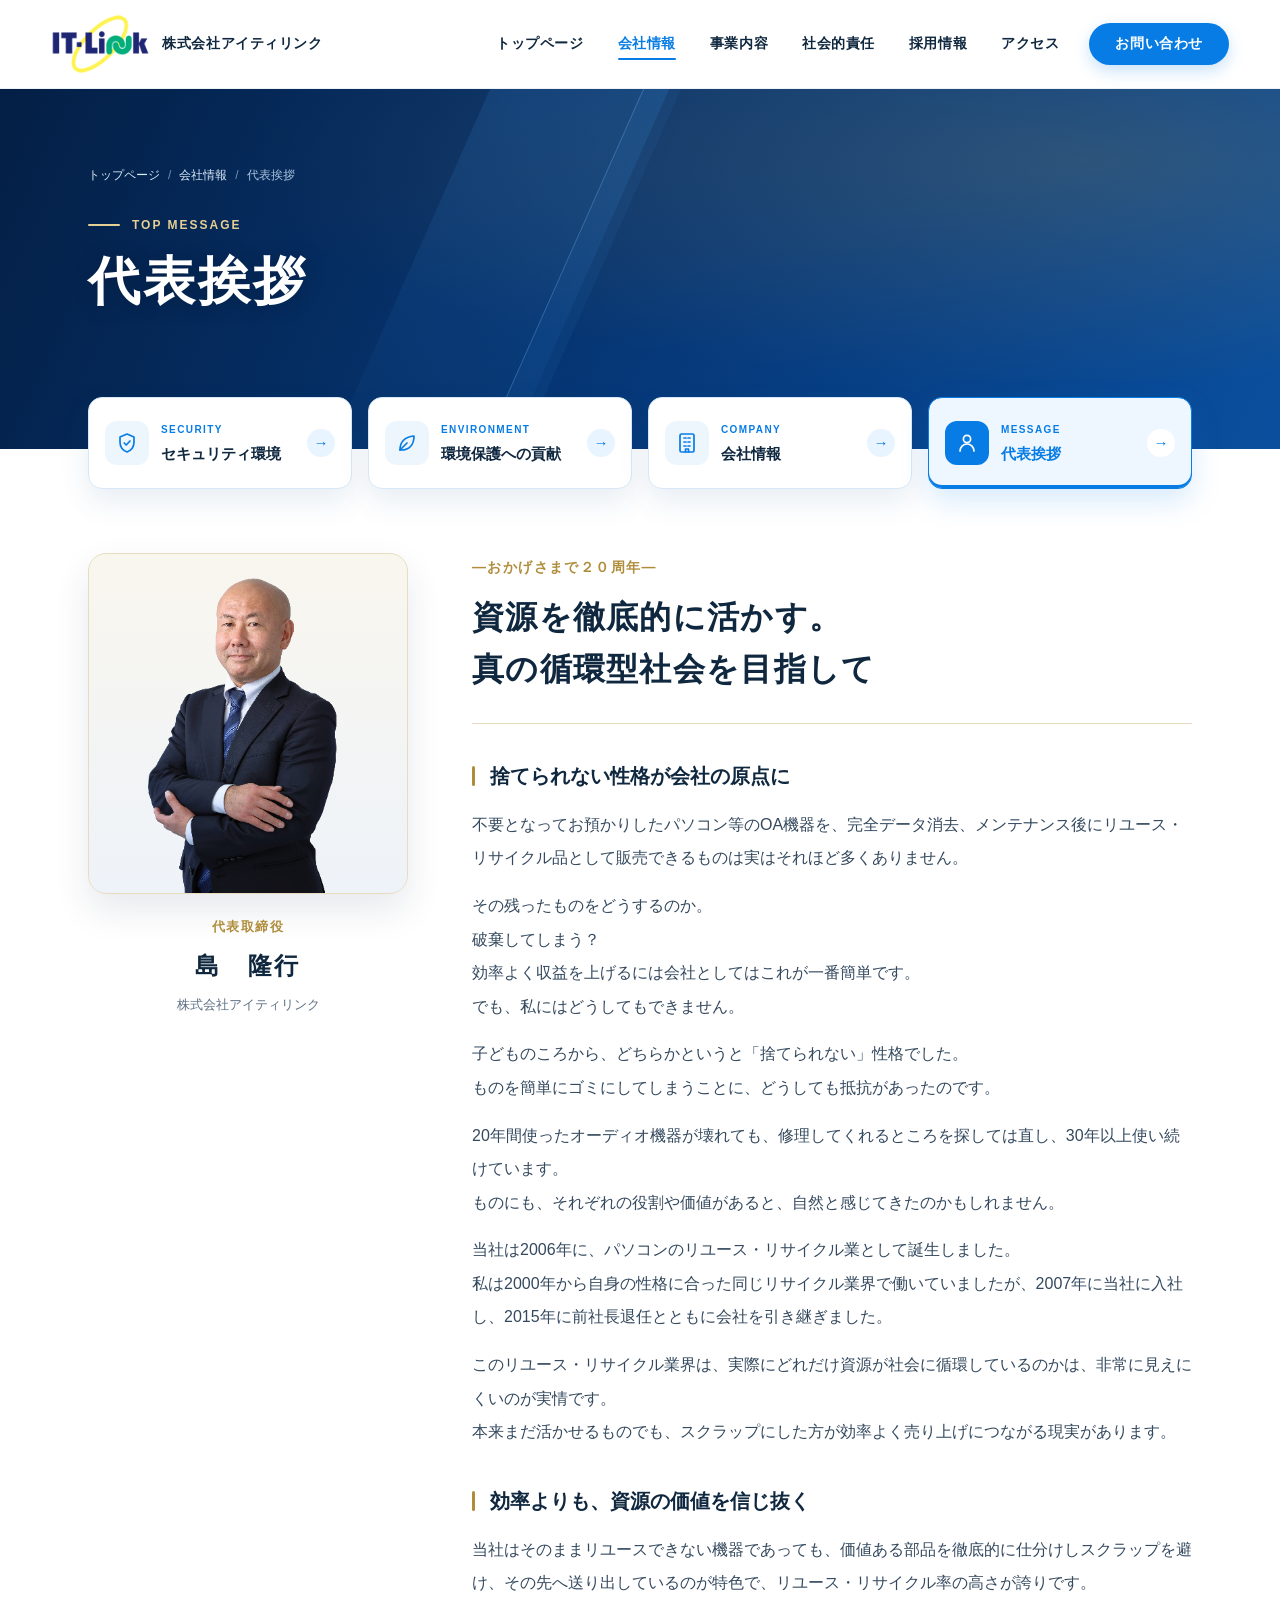
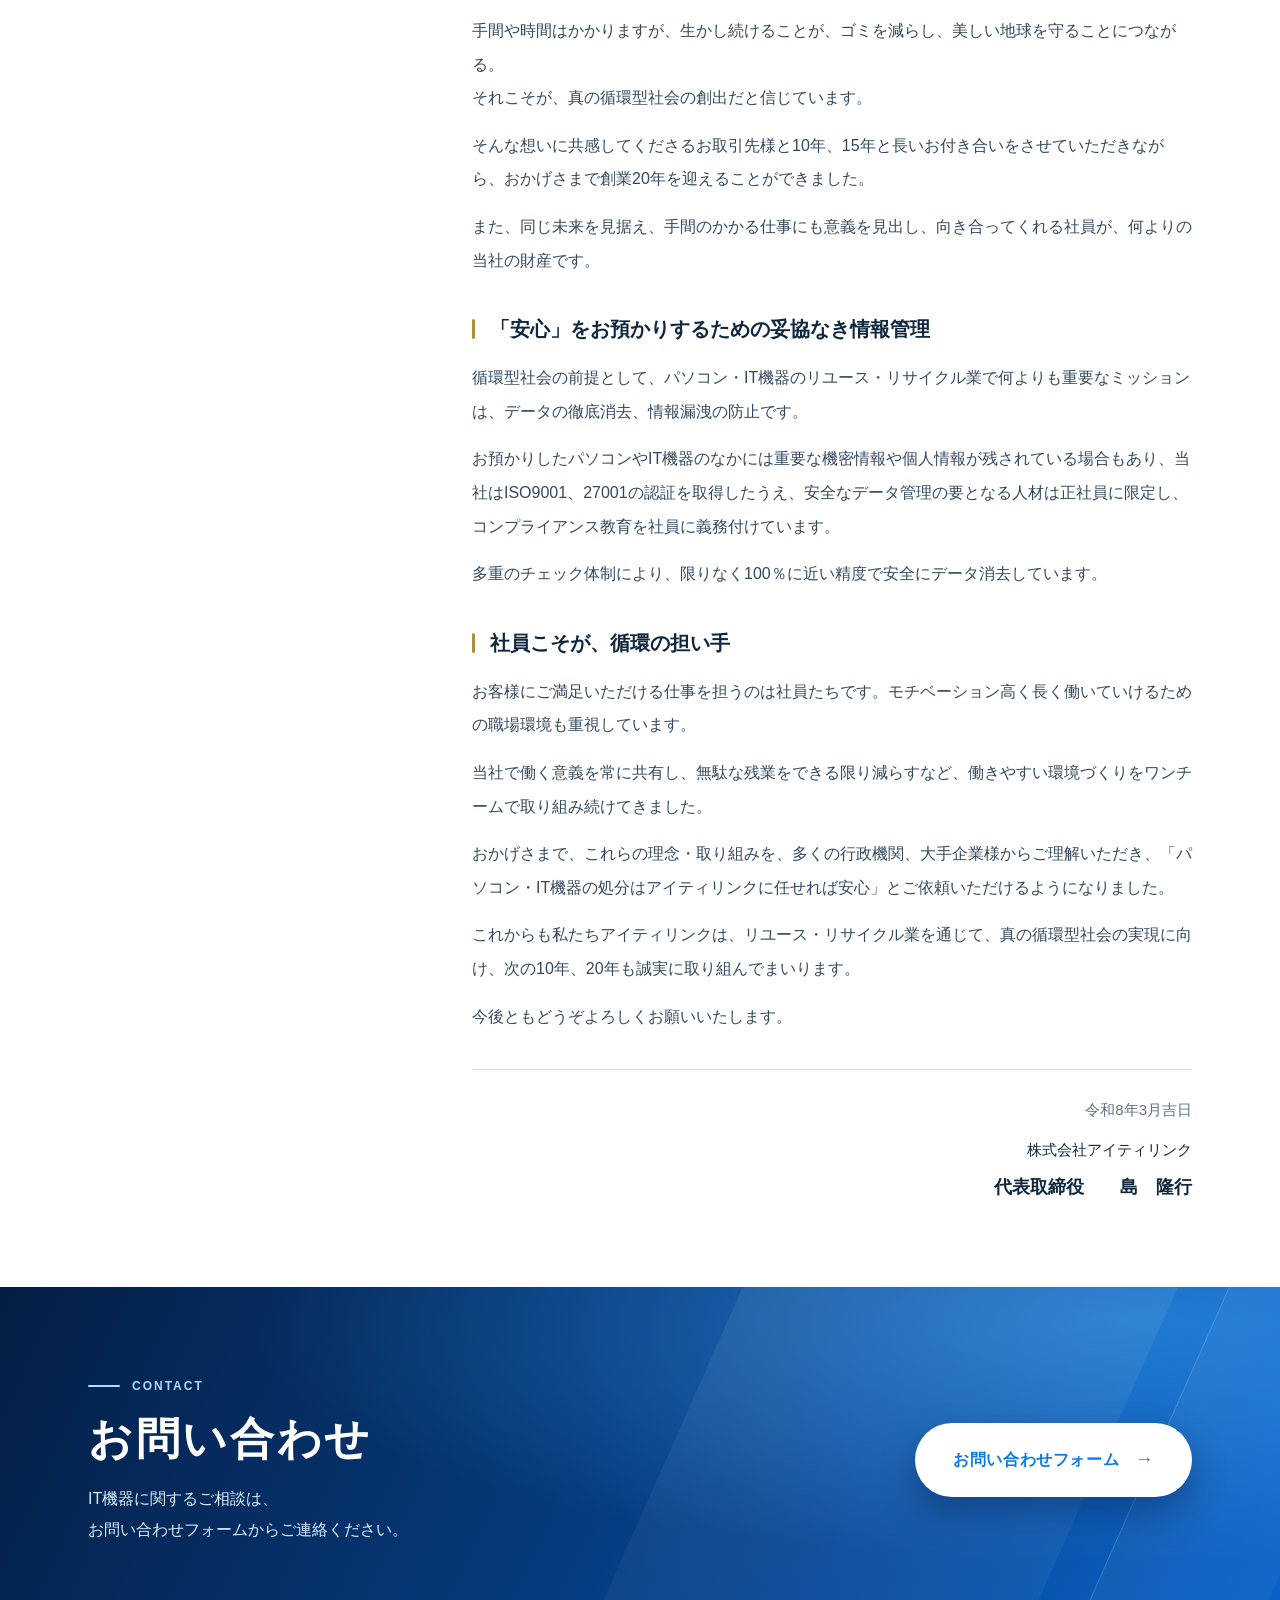
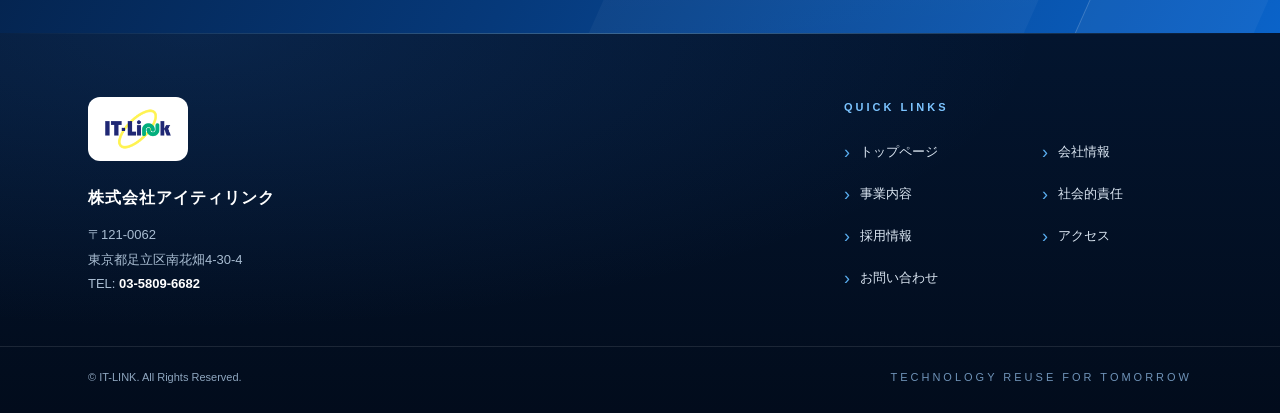
<file: message/index.html>
<!DOCTYPE html>
<html lang="ja">
<head>
  <meta charset="UTF-8">
  <meta name="viewport" content="width=device-width, initial-scale=1.0">

  <meta name="description"
    content="株式会社アイティリンク 代表取締役 島 隆行からのご挨拶です。">

  <title>代表挨拶 | 株式会社アイティリンク</title>

  <link rel="stylesheet" href="../assets/css/style.css">
  <link rel="stylesheet" href="../assets/css/company.css">
  <link rel="stylesheet" href="../assets/css/company-pages.css">
  <script src="../assets/js/main.js" defer></script>
</head>

<body class="page-message">

  <!-- HEADER (shared with homepage) -->
  <header class="site-header">
    <div class="header-inner">

      <a href="../index.html" class="site-logo"
         aria-label="株式会社アイティリンク トップページ">
        <img src="../assets/images/IT-link%20logo.png"
             alt="IT-Link"
             class="logo-image"
             width="124" height="80">
        <span class="company-name">株式会社アイティリンク</span>
      </a>

      <button class="menu-toggle"
              type="button"
              aria-label="メニューを開く"
              aria-expanded="false"
              aria-controls="main-navigation">
        <span></span>
        <span></span>
        <span></span>
      </button>

      <nav id="main-navigation"
           class="site-nav"
           aria-label="メインナビゲーション">

        <a href="../index.html" class="nav-link">トップページ</a>

        <a href="../company/index.html" class="nav-link active">会社情報</a>

        <a href="../service/" class="nav-link">事業内容</a>

        <a href="../responsibility/index.html" class="nav-link">社会的責任</a>

        <a href="../recruit/index.html" class="nav-link">採用情報</a>

        <a href="../index.html#access" class="nav-link">アクセス</a>

        <a href="../contact.html" class="nav-link contact-nav">お問い合わせ</a>

      </nav>
    </div>
  </header>

  <main>

    <!-- PAGE HERO -->
    <section class="cp-hero cp-hero--message">
      <div class="container cp-hero-inner">
        <nav class="cp-breadcrumb" aria-label="パンくずリスト">
          <ol>
            <li><a href="../index.html">トップページ</a></li>
            <li><a href="../company/index.html">会社情報</a></li>
            <li aria-current="page">代表挨拶</li>
          </ol>
        </nav>

        <p class="section-label">TOP MESSAGE</p>
        <h1 class="cp-hero-title">代表挨拶</h1>
      </div>
    </section>

    <!-- COMPANY NAVIGATION (shared across company pages) -->
    <nav class="cp-subnav" aria-label="会社情報メニュー">
      <div class="container">
        <ul class="cp-subnav-list">
          <li>
            <a href="../security/index.html" class="cp-subnav-card">
              <span class="cp-subnav-icon" aria-hidden="true">
                <svg viewBox="0 0 24 24" fill="none" stroke="currentColor" stroke-width="1.7" stroke-linecap="round" stroke-linejoin="round"><path d="M12 3l7 3v5c0 4.5-3 8.4-7 10-4-1.6-7-5.5-7-10V6z"/><path d="M9.2 12l2 2 3.8-4"/></svg>
              </span>
              <span class="cp-subnav-text">
                <span class="cp-subnav-en">SECURITY</span>
                <span class="cp-subnav-ja">セキュリティ環境</span>
              </span>
              <span class="cp-subnav-arrow" aria-hidden="true">→</span>
            </a>
          </li>
          <li>
            <a href="../environment/index.html" class="cp-subnav-card">
              <span class="cp-subnav-icon" aria-hidden="true">
                <svg viewBox="0 0 24 24" fill="none" stroke="currentColor" stroke-width="1.7" stroke-linecap="round" stroke-linejoin="round"><path d="M5 19c0-8 5-13 14-14 0 9-5 14-13 14"/><path d="M5 19l7-7"/></svg>
              </span>
              <span class="cp-subnav-text">
                <span class="cp-subnav-en">ENVIRONMENT</span>
                <span class="cp-subnav-ja">環境保護への貢献</span>
              </span>
              <span class="cp-subnav-arrow" aria-hidden="true">→</span>
            </a>
          </li>
          <li>
            <a href="../company/index.html" class="cp-subnav-card">
              <span class="cp-subnav-icon" aria-hidden="true">
                <svg viewBox="0 0 24 24" fill="none" stroke="currentColor" stroke-width="1.7" stroke-linecap="round" stroke-linejoin="round"><rect x="5" y="3" width="14" height="18" rx="1.5"/><path d="M9 7h2M13 7h2M9 11h2M13 11h2M9 15h2M13 15h2M10.5 21v-3h3v3"/></svg>
              </span>
              <span class="cp-subnav-text">
                <span class="cp-subnav-en">COMPANY</span>
                <span class="cp-subnav-ja">会社情報</span>
              </span>
              <span class="cp-subnav-arrow" aria-hidden="true">→</span>
            </a>
          </li>
          <li>
            <a href="index.html" class="cp-subnav-card is-active" aria-current="page">
              <span class="cp-subnav-icon" aria-hidden="true">
                <svg viewBox="0 0 24 24" fill="none" stroke="currentColor" stroke-width="1.7" stroke-linecap="round" stroke-linejoin="round"><circle cx="12" cy="8" r="3.6"/><path d="M5 20c0-3.9 3.1-7 7-7s7 3.1 7 7"/></svg>
              </span>
              <span class="cp-subnav-text">
                <span class="cp-subnav-en">MESSAGE</span>
                <span class="cp-subnav-ja">代表挨拶</span>
              </span>
              <span class="cp-subnav-arrow" aria-hidden="true">→</span>
            </a>
          </li>
        </ul>
      </div>
    </nav>

    <!-- TOP MESSAGE -->
    <section class="cp-section pg-msg">
      <div class="container pg-msg-layout">

        <aside class="pg-msg-profile">
          <figure class="pg-msg-photo">
            <img src="../assets/images/takayukishima1.png"
                 alt="株式会社アイティリンク 代表取締役 島 隆行"
                 width="400" height="467">
          </figure>
          <p class="pg-msg-role">代表取締役</p>
          <p class="pg-msg-name">島　隆行</p>
          <p class="pg-msg-company">株式会社アイティリンク</p>
        </aside>

        <article class="pg-msg-body">
          <header class="pg-msg-head">
            <p class="pg-msg-tag">―おかげさまで２０周年―</p>
            <h2 class="pg-msg-title">資源を徹底的に活かす。<br>真の循環型社会を目指して</h2>
          </header>

          <section class="pg-msg-part">
            <h3 class="pg-msg-h3">捨てられない性格が会社の原点に</h3>
            <p>不要となってお預かりしたパソコン等のOA機器を、完全データ消去、メンテナンス後にリユース・リサイクル品として販売できるものは実はそれほど多くありません。</p>
            <p>その残ったものをどうするのか。<br>破棄してしまう？<br>効率よく収益を上げるには会社としてはこれが一番簡単です。<br>でも、私にはどうしてもできません。</p>
            <p>子どものころから、どちらかというと「捨てられない」性格でした。<br>ものを簡単にゴミにしてしまうことに、どうしても抵抗があったのです。</p>
            <p>20年間使ったオーディオ機器が壊れても、修理してくれるところを探しては直し、30年以上使い続けています。<br>ものにも、それぞれの役割や価値があると、自然と感じてきたのかもしれません。</p>
            <p>当社は2006年に、パソコンのリユース・リサイクル業として誕生しました。<br>私は2000年から自身の性格に合った同じリサイクル業界で働いていましたが、2007年に当社に入社し、2015年に前社長退任とともに会社を引き継ぎました。</p>
            <p>このリユース・リサイクル業界は、実際にどれだけ資源が社会に循環しているのかは、非常に見えにくいのが実情です。<br>本来まだ活かせるものでも、スクラップにした方が効率よく売り上げにつながる現実があります。</p>
          </section>

          <section class="pg-msg-part">
            <h3 class="pg-msg-h3">効率よりも、資源の価値を信じ抜く</h3>
            <p>当社はそのままリユースできない機器であっても、価値ある部品を徹底的に仕分けしスクラップを避け、その先へ送り出しているのが特色で、リユース・リサイクル率の高さが誇りです。</p>
            <p>手間や時間はかかりますが、生かし続けることが、ゴミを減らし、美しい地球を守ることにつながる。<br>それこそが、真の循環型社会の創出だと信じています。</p>
            <p>そんな想いに共感してくださるお取引先様と10年、15年と長いお付き合いをさせていただきながら、おかげさまで創業20年を迎えることができました。</p>
            <p>また、同じ未来を見据え、手間のかかる仕事にも意義を見出し、向き合ってくれる社員が、何よりの当社の財産です。</p>
          </section>

          <section class="pg-msg-part">
            <h3 class="pg-msg-h3">「安心」をお預かりするための妥協なき情報管理</h3>
            <p>循環型社会の前提として、パソコン・IT機器のリユース・リサイクル業で何よりも重要なミッションは、データの徹底消去、情報漏洩の防止です。</p>
            <p>お預かりしたパソコンやIT機器のなかには重要な機密情報や個人情報が残されている場合もあり、当社はISO9001、27001の認証を取得したうえ、安全なデータ管理の要となる人材は正社員に限定し、コンプライアンス教育を社員に義務付けています。</p>
            <p>多重のチェック体制により、限りなく100％に近い精度で安全にデータ消去しています。</p>
          </section>

          <section class="pg-msg-part">
            <h3 class="pg-msg-h3">社員こそが、循環の担い手</h3>
            <p>お客様にご満足いただける仕事を担うのは社員たちです。モチベーション高く長く働いていけるための職場環境も重視しています。</p>
            <p>当社で働く意義を常に共有し、無駄な残業をできる限り減らすなど、働きやすい環境づくりをワンチームで取り組み続けてきました。</p>
            <p>おかげさまで、これらの理念・取り組みを、多くの行政機関、大手企業様からご理解いただき、「パソコン・IT機器の処分はアイティリンクに任せれば安心」とご依頼いただけるようになりました。</p>
            <p>これからも私たちアイティリンクは、リユース・リサイクル業を通じて、真の循環型社会の実現に向け、次の10年、20年も誠実に取り組んでまいります。</p>
            <p>今後ともどうぞよろしくお願いいたします。</p>
          </section>

          <footer class="pg-msg-sign">
            <p class="pg-msg-date">令和8年3月吉日</p>
            <p>株式会社アイティリンク</p>
            <p class="pg-msg-signname">代表取締役　　島　隆行</p>
          </footer>
        </article>

      </div>
    </section>

    <!-- CONTACT (shared with homepage) -->
    <section class="contact-section section" id="contact">
      <div class="container contact-layout">

        <div class="contact-text">
          <p class="section-label">CONTACT</p>
          <h2 class="section-title">お問い合わせ</h2>
          <p class="contact-description">IT機器に関するご相談は、<br>お問い合わせフォームから<wbr>ご連絡ください。</p>
        </div>

        <div class="contact-action">
          <a href="../contact.html" class="contact-button">
            お問い合わせフォーム <span class="contact-button-icon" aria-hidden="true">→</span>
          </a>
        </div>

      </div>
    </section>

  </main>

  <!-- FOOTER (shared with homepage) -->
  <footer class="site-footer">
    <div class="container footer-inner">

      <div class="footer-company">
        <span class="footer-logo">
          <img src="../assets/images/IT-link%20logo.png" alt="IT-Link"
               width="124" height="80" loading="lazy">
        </span>
        <p class="footer-name">株式会社アイティリンク</p>
        <address class="footer-address">
          〒121-0062<br>
          東京都足立区南花畑4-30-4<br>
          TEL: <a href="tel:0358096682">03-5809-6682</a>
        </address>
      </div>

      <nav class="footer-nav" aria-label="フッターナビゲーション">
        <p class="footer-nav-title">QUICK LINKS</p>
        <ul class="footer-links">
          <li><a href="../index.html">トップページ</a></li>
          <li><a href="../company/index.html">会社情報</a></li>
          <li><a href="../service/">事業内容</a></li>
          <li><a href="../responsibility/index.html">社会的責任</a></li>
          <li><a href="../recruit/index.html">採用情報</a></li>
          <li><a href="../index.html#access">アクセス</a></li>
          <li><a href="../contact.html">お問い合わせ</a></li>
        </ul>
      </nav>

    </div>

    <div class="footer-bottom">
      <div class="container footer-bottom-inner">
        <p class="footer-copy">&copy; IT-LINK. All Rights Reserved.</p>
        <p class="footer-tagline">TECHNOLOGY REUSE FOR TOMORROW</p>
      </div>
    </div>
  </footer>

</body>
</html>
</file>
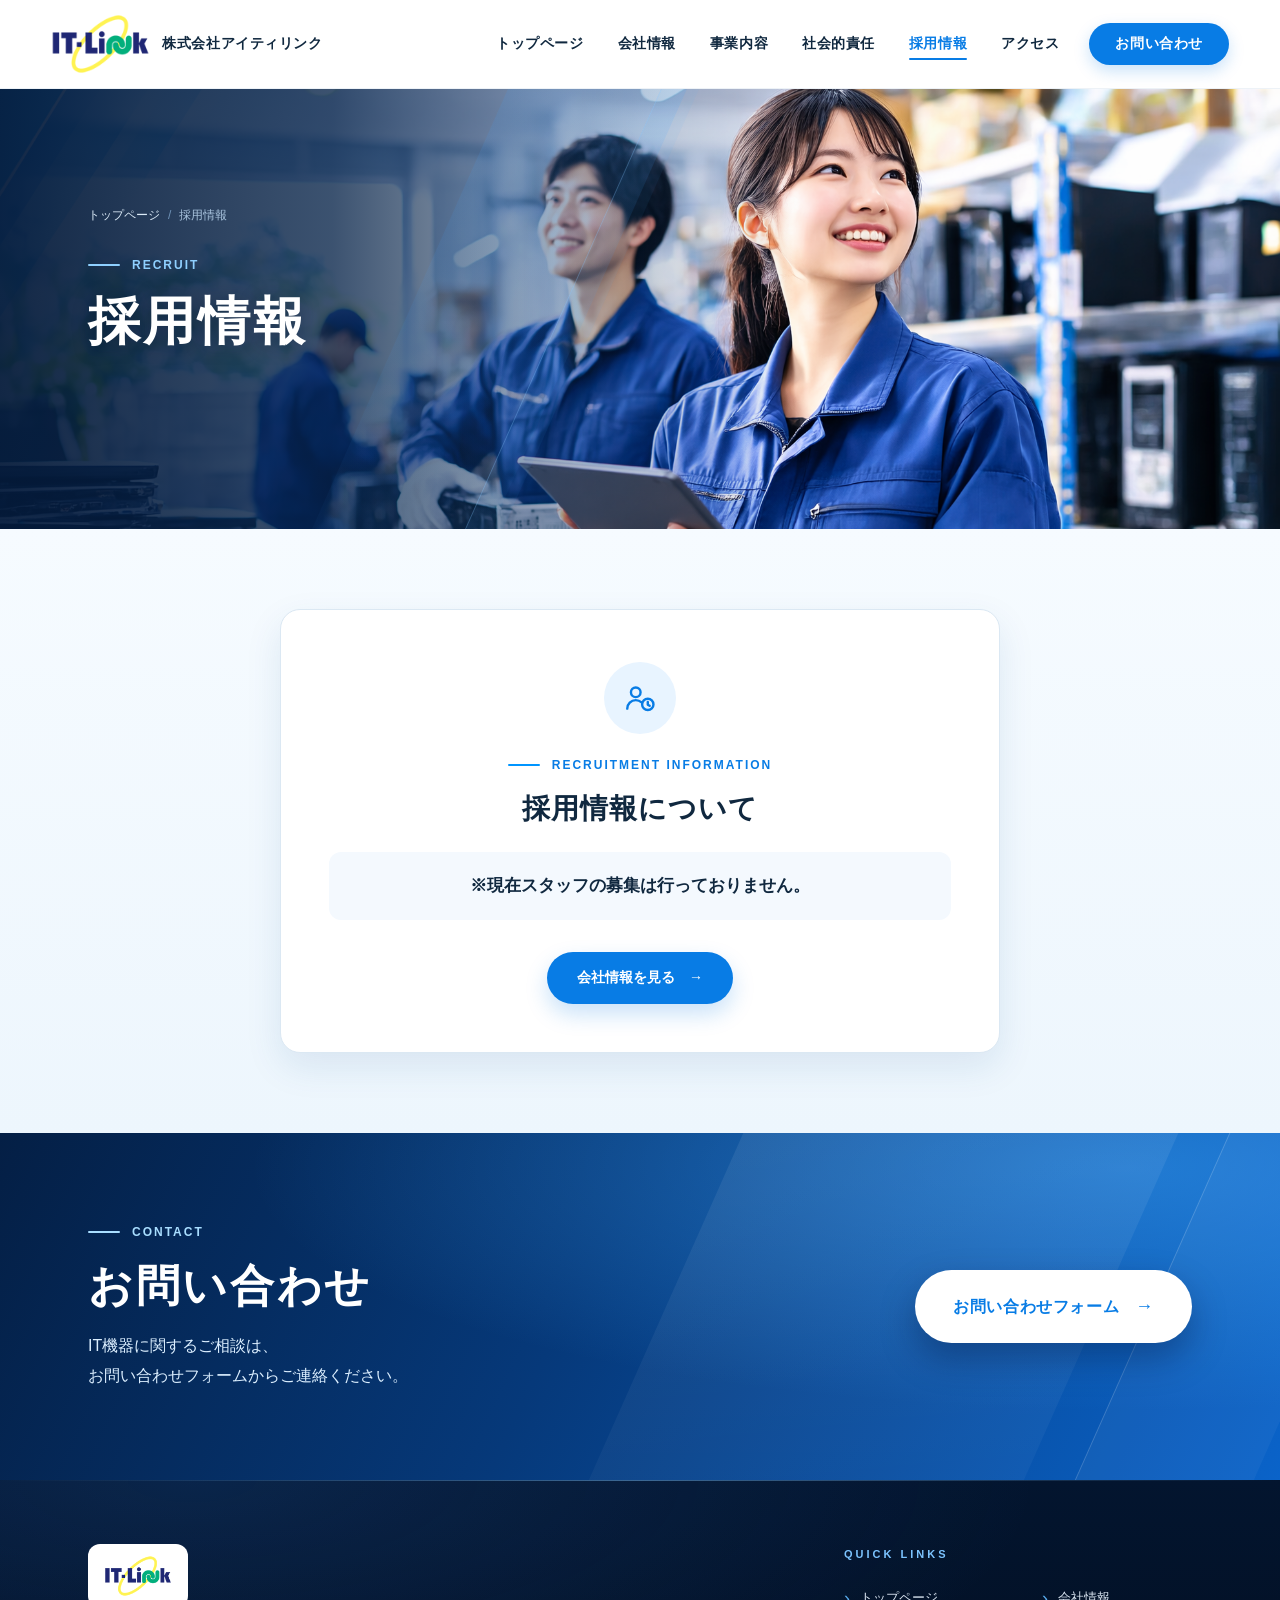
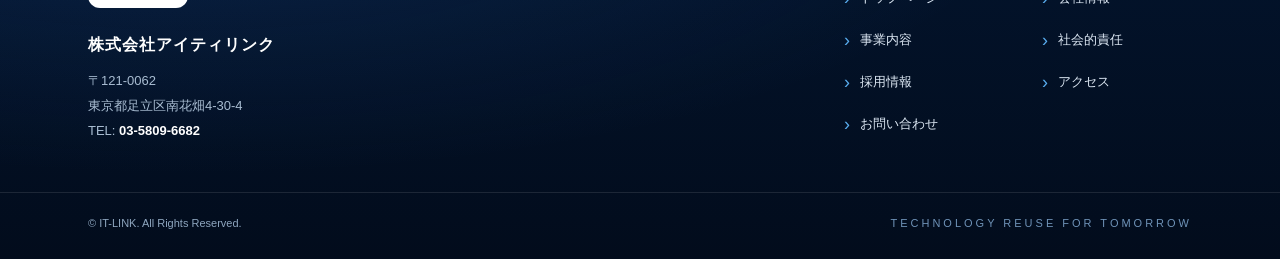
<file: recruit/index.html>
<!DOCTYPE html>
<html lang="ja">
<head>
  <meta charset="UTF-8">
  <meta name="viewport" content="width=device-width, initial-scale=1.0">

  <meta name="description"
    content="株式会社アイティリンクの採用情報です。">

  <title>採用情報 | 株式会社アイティリンク</title>

  <link rel="stylesheet" href="../assets/css/style.css">
  <link rel="stylesheet" href="../assets/css/company.css">
  <link rel="stylesheet" href="../assets/css/recruit.css">
  <script src="../assets/js/main.js" defer></script>
</head>

<body class="page-recruit">

  <!-- HEADER (shared with homepage) -->
  <header class="site-header">
    <div class="header-inner">

      <a href="../index.html" class="site-logo"
         aria-label="株式会社アイティリンク トップページ">
        <img src="../assets/images/IT-link%20logo.png"
             alt="IT-Link"
             class="logo-image"
             width="124" height="80">
        <span class="company-name">株式会社アイティリンク</span>
      </a>

      <button class="menu-toggle"
              type="button"
              aria-label="メニューを開く"
              aria-expanded="false"
              aria-controls="main-navigation">
        <span></span>
        <span></span>
        <span></span>
      </button>

      <nav id="main-navigation"
           class="site-nav"
           aria-label="メインナビゲーション">

        <a href="../index.html" class="nav-link">トップページ</a>

        <a href="../company/index.html" class="nav-link">会社情報</a>

        <a href="../service/" class="nav-link">事業内容</a>

        <a href="../responsibility/index.html" class="nav-link">社会的責任</a>

        <a href="index.html" class="nav-link active" aria-current="page">採用情報</a>

        <a href="../index.html#access" class="nav-link">アクセス</a>

        <a href="../contact.html" class="nav-link contact-nav">お問い合わせ</a>

      </nav>
    </div>
  </header>

  <main>

    <!-- RECRUIT HERO -->
    <section class="cp-hero rc-hero">
      <div class="container cp-hero-inner">
        <nav class="cp-breadcrumb" aria-label="パンくずリスト">
          <ol>
            <li><a href="../index.html">トップページ</a></li>
            <li aria-current="page">採用情報</li>
          </ol>
        </nav>

        <p class="section-label">RECRUIT</p>
        <h1 class="cp-hero-title">採用情報</h1>
      </div>
    </section>

    <!-- RECRUITMENT STATUS -->
    <section class="cp-section rc-status">
      <div class="container">
        <article class="rc-card">
          <span class="rc-card-icon" aria-hidden="true">
            <svg viewBox="0 0 24 24" fill="none" stroke="currentColor" stroke-width="1.7" stroke-linecap="round" stroke-linejoin="round"><circle cx="9" cy="8" r="3.4"/><path d="M3 19.5c0-3.3 2.7-6 6-6 1.6 0 3 .6 4.1 1.6"/><circle cx="17.5" cy="16.5" r="4"/><path d="M17.5 14.8v1.9l1.3.8"/></svg>
          </span>
          <p class="section-label">RECRUITMENT INFORMATION</p>
          <h2 class="rc-card-title">採用情報について</h2>
          <p class="rc-card-message"><span class="rc-nowrap">※現在スタッフの募集は</span><wbr><span class="rc-nowrap">行っておりません。</span></p>
          <a href="../company/index.html" class="rc-button">
            会社情報を見る <span aria-hidden="true">→</span>
          </a>
        </article>
      </div>
    </section>

    <!-- CONTACT (shared with homepage) -->
    <section class="contact-section section" id="contact">
      <div class="container contact-layout">

        <div class="contact-text">
          <p class="section-label">CONTACT</p>
          <h2 class="section-title">お問い合わせ</h2>
          <p class="contact-description">IT機器に関するご相談は、<br>お問い合わせフォームから<wbr>ご連絡ください。</p>
        </div>

        <div class="contact-action">
          <a href="../contact.html" class="contact-button">
            お問い合わせフォーム <span class="contact-button-icon" aria-hidden="true">→</span>
          </a>
        </div>

      </div>
    </section>

  </main>

  <!-- FOOTER (shared with homepage) -->
  <footer class="site-footer">
    <div class="container footer-inner">

      <div class="footer-company">
        <span class="footer-logo">
          <img src="../assets/images/IT-link%20logo.png" alt="IT-Link"
               width="124" height="80" loading="lazy">
        </span>
        <p class="footer-name">株式会社アイティリンク</p>
        <address class="footer-address">
          〒121-0062<br>
          東京都足立区南花畑4-30-4<br>
          TEL: <a href="tel:0358096682">03-5809-6682</a>
        </address>
      </div>

      <nav class="footer-nav" aria-label="フッターナビゲーション">
        <p class="footer-nav-title">QUICK LINKS</p>
        <ul class="footer-links">
          <li><a href="../index.html">トップページ</a></li>
          <li><a href="../company/index.html">会社情報</a></li>
          <li><a href="../service/">事業内容</a></li>
          <li><a href="../responsibility/index.html">社会的責任</a></li>
          <li><a href="index.html" aria-current="page">採用情報</a></li>
          <li><a href="../index.html#access">アクセス</a></li>
          <li><a href="../contact.html">お問い合わせ</a></li>
        </ul>
      </nav>

    </div>

    <div class="footer-bottom">
      <div class="container footer-bottom-inner">
        <p class="footer-copy">&copy; IT-LINK. All Rights Reserved.</p>
        <p class="footer-tagline">TECHNOLOGY REUSE FOR TOMORROW</p>
      </div>
    </div>
  </footer>

</body>
</html>
</file>
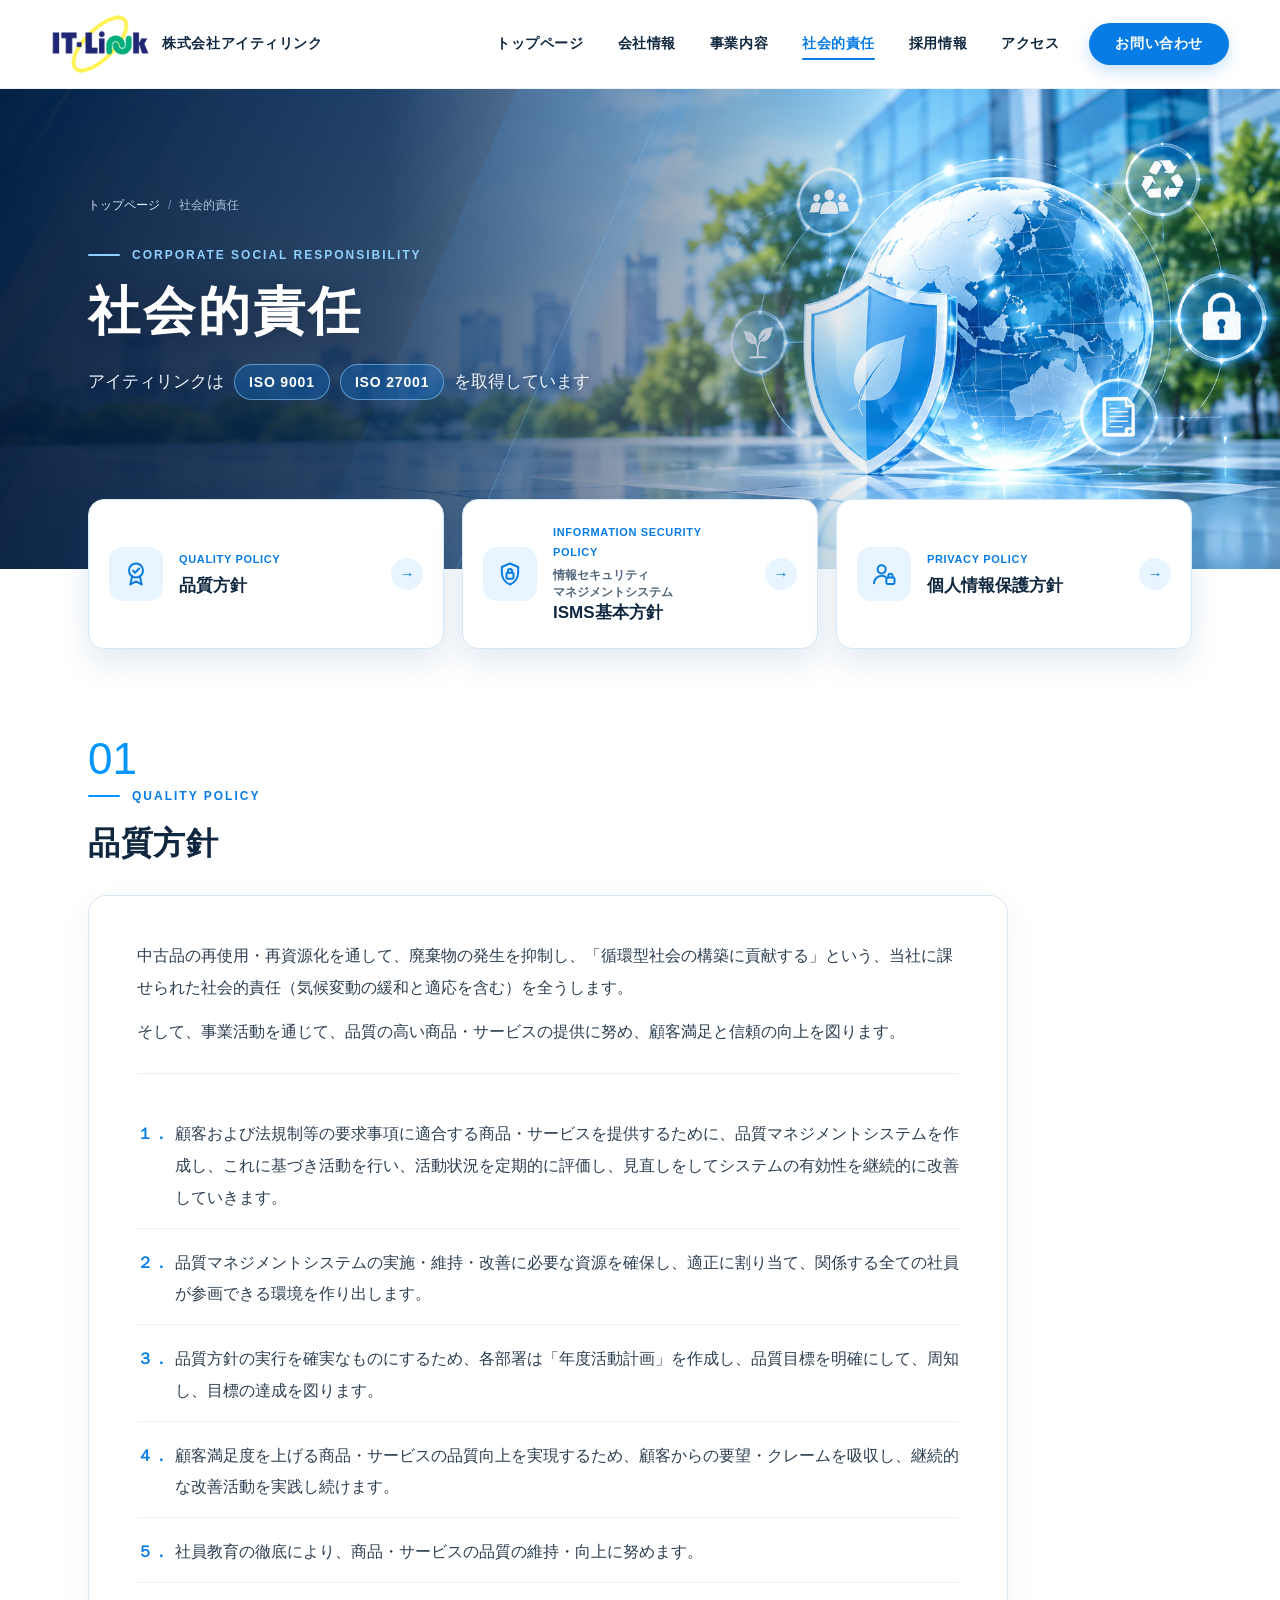
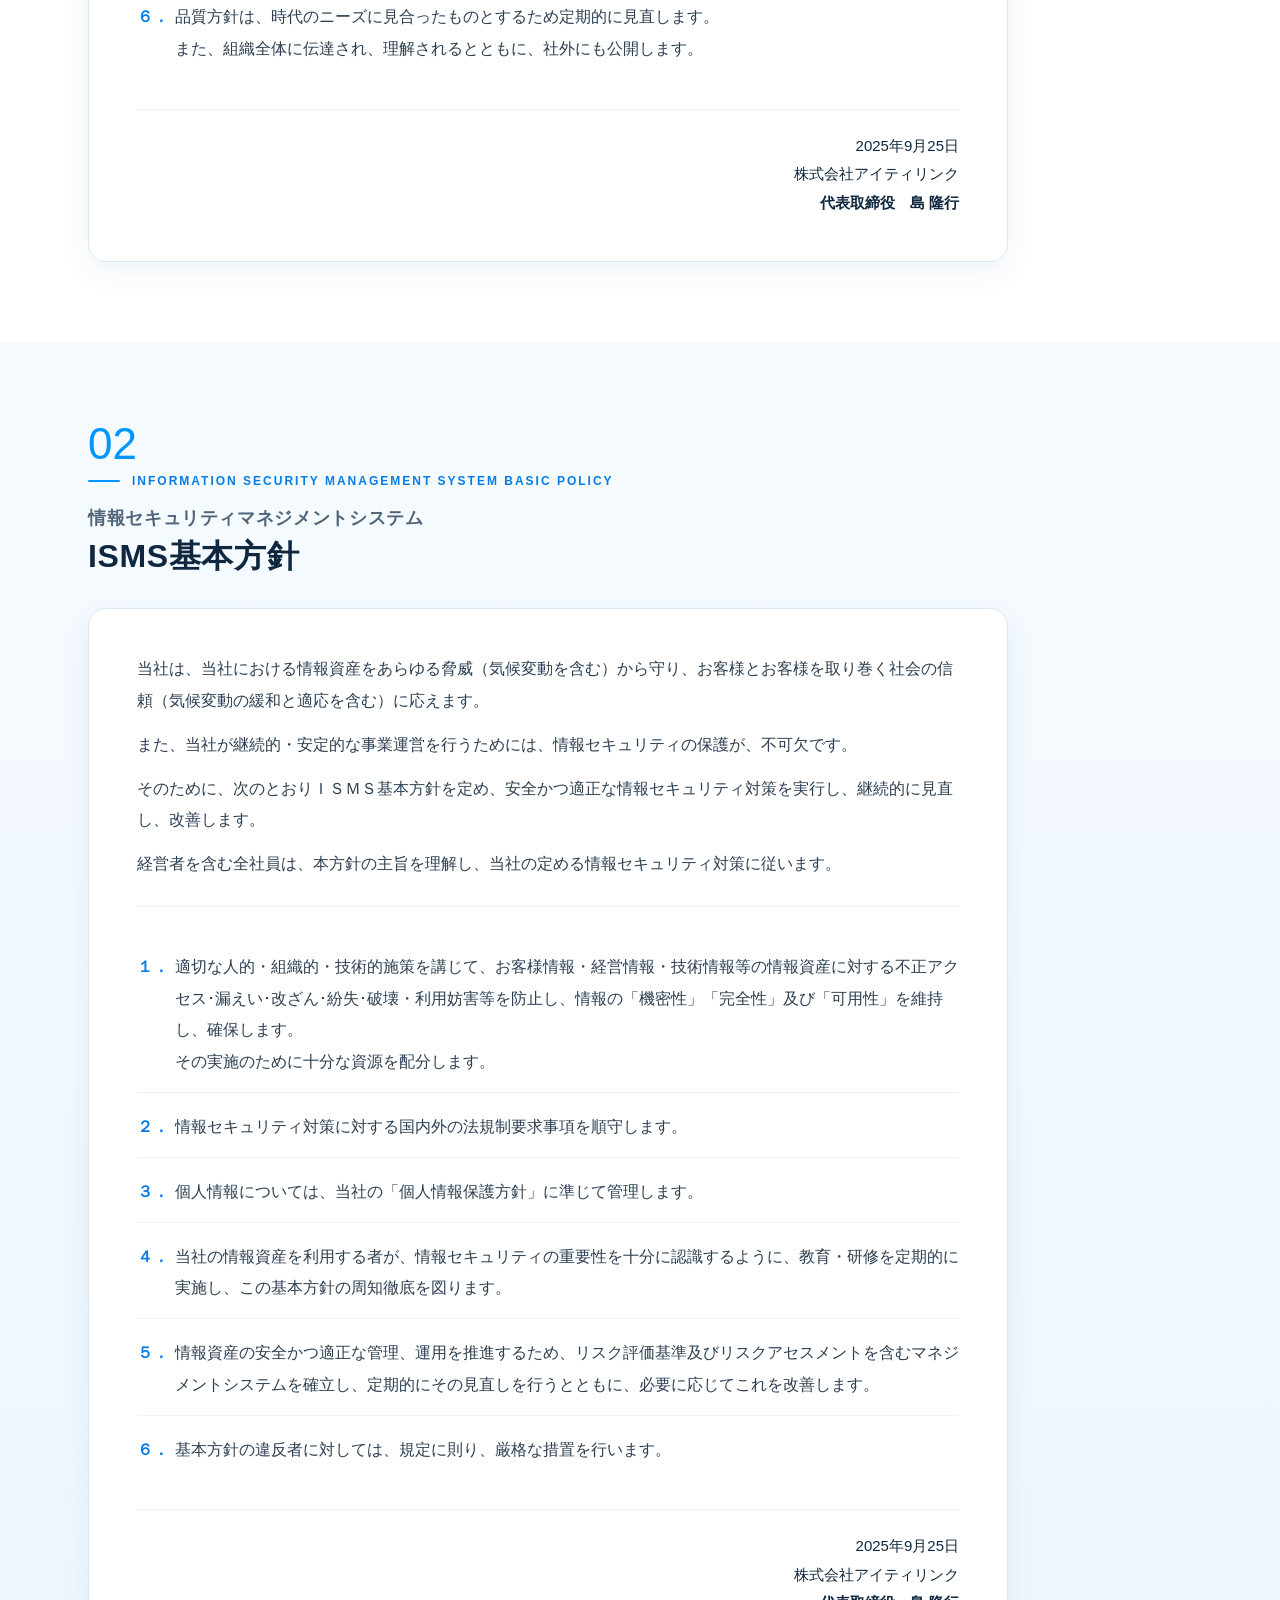
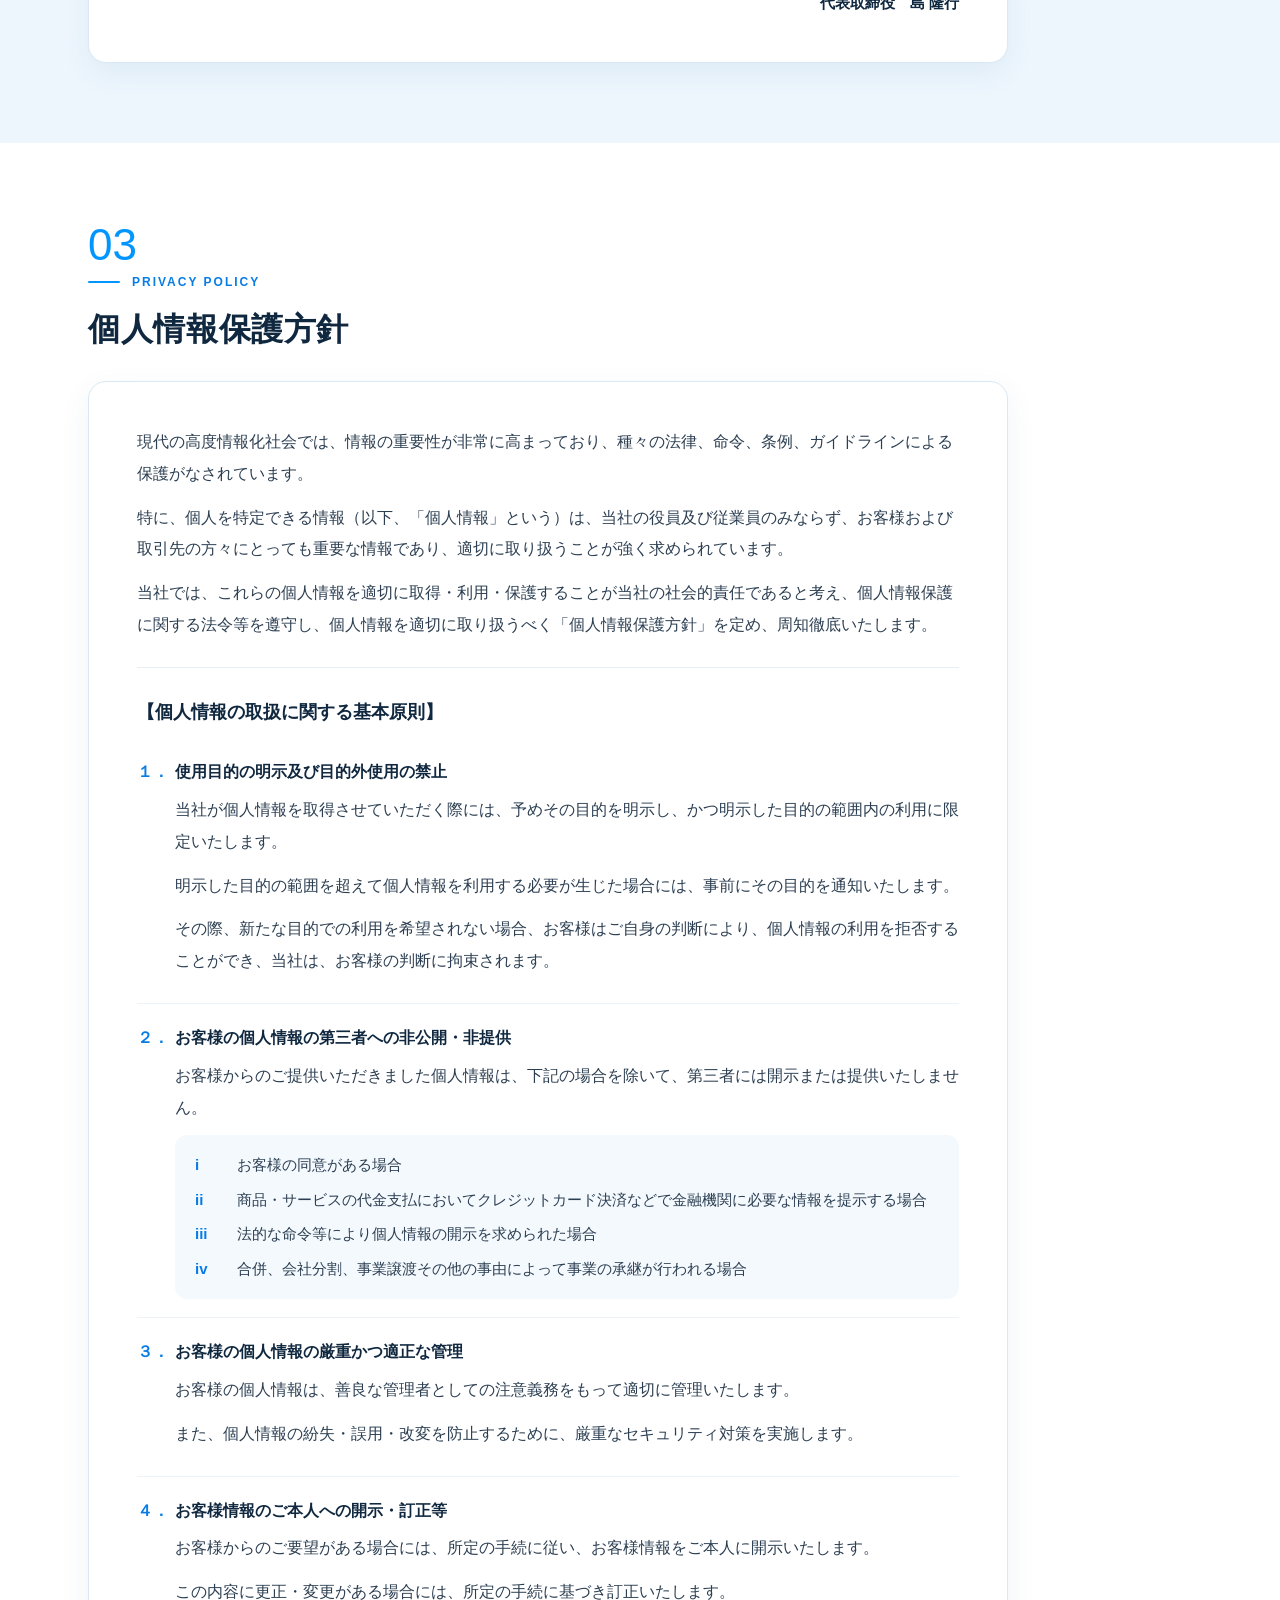
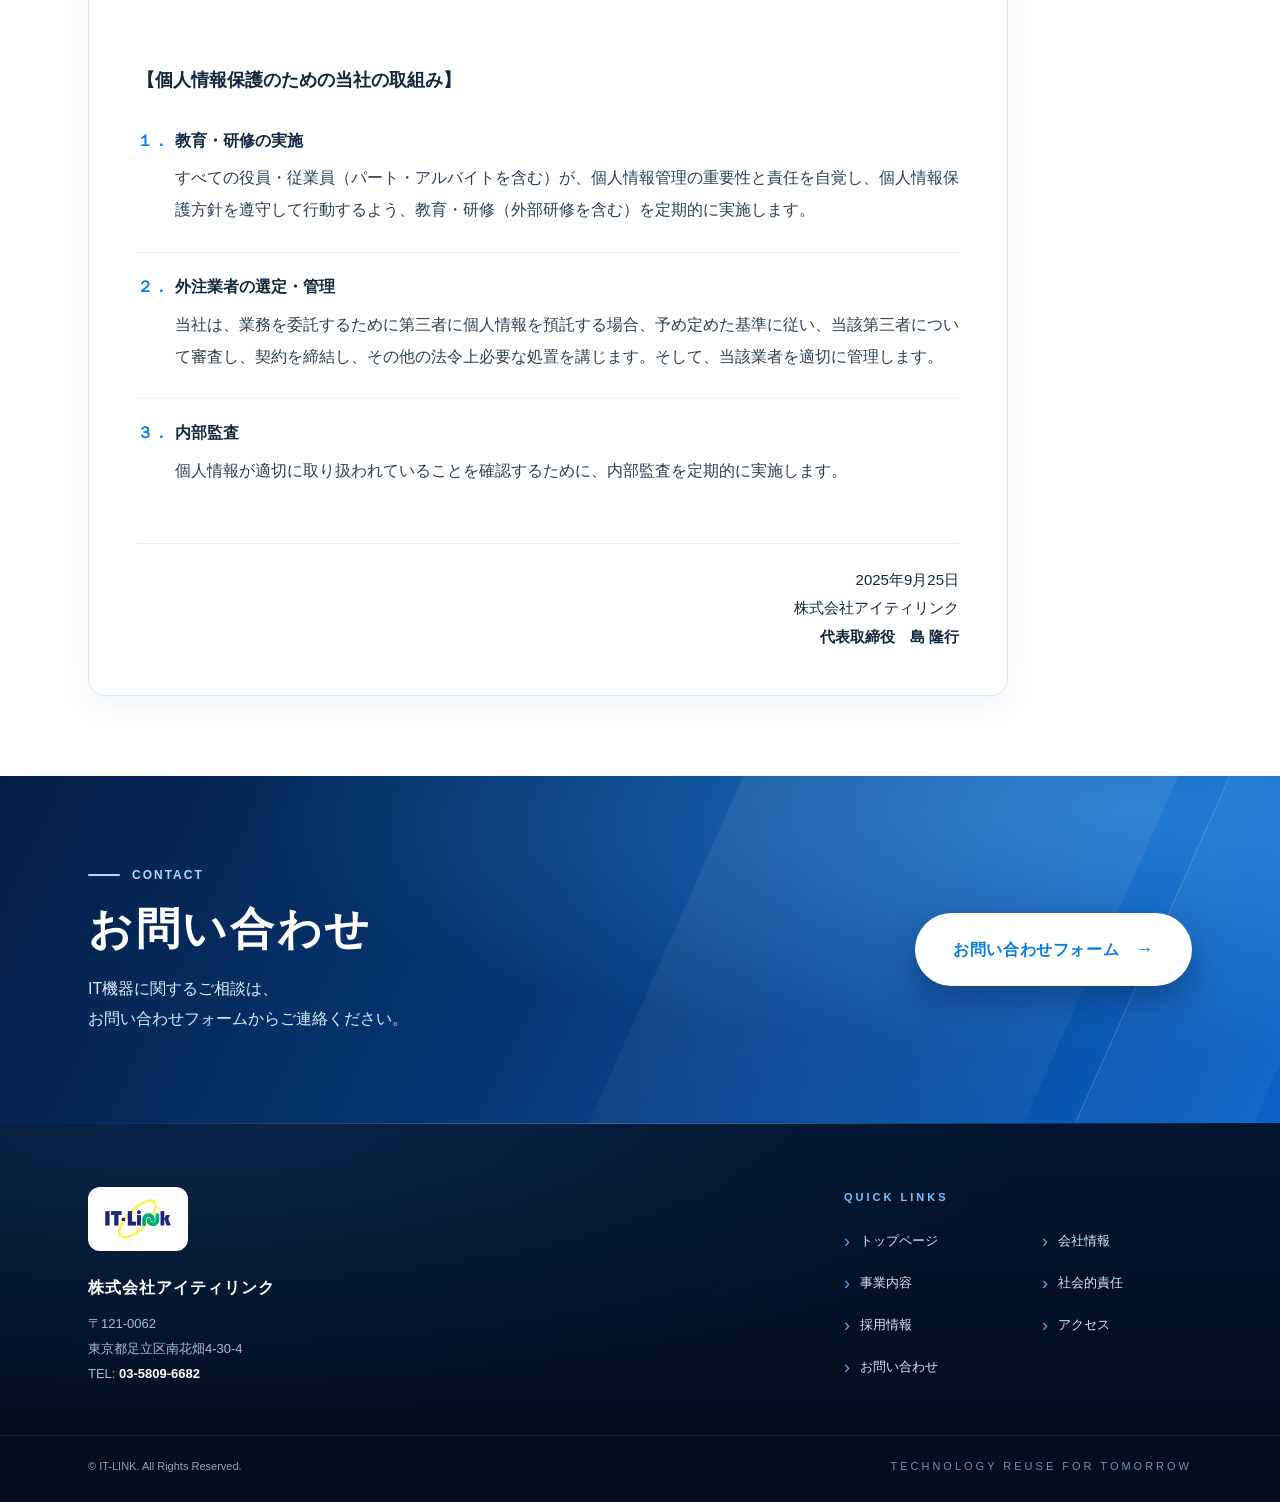
<file: responsibility/index.html>
<!DOCTYPE html>
<html lang="ja">
<head>
  <meta charset="UTF-8">
  <meta name="viewport" content="width=device-width, initial-scale=1.0">

  <meta name="description"
    content="株式会社アイティリンクの社会的責任。品質方針、ISMS基本方針、個人情報保護方針をご案内します。">

  <title>社会的責任 | 株式会社アイティリンク</title>

  <link rel="stylesheet" href="../assets/css/style.css">
  <link rel="stylesheet" href="../assets/css/company.css">
  <link rel="stylesheet" href="../assets/css/csr.css">
  <script src="../assets/js/main.js" defer></script>
</head>

<body class="page-csr">

  <!-- HEADER (shared with homepage) -->
  <header class="site-header">
    <div class="header-inner">

      <a href="../index.html" class="site-logo"
         aria-label="株式会社アイティリンク トップページ">
        <img src="../assets/images/IT-link%20logo.png"
             alt="IT-Link"
             class="logo-image"
             width="124" height="80">
        <span class="company-name">株式会社アイティリンク</span>
      </a>

      <button class="menu-toggle"
              type="button"
              aria-label="メニューを開く"
              aria-expanded="false"
              aria-controls="main-navigation">
        <span></span>
        <span></span>
        <span></span>
      </button>

      <nav id="main-navigation"
           class="site-nav"
           aria-label="メインナビゲーション">

        <a href="../index.html" class="nav-link">トップページ</a>

        <a href="../company/index.html" class="nav-link">会社情報</a>

        <a href="../service/" class="nav-link">事業内容</a>

        <a href="index.html" class="nav-link active" aria-current="page">社会的責任</a>

        <a href="../recruit/index.html" class="nav-link">採用情報</a>

        <a href="../index.html#access" class="nav-link">アクセス</a>

        <a href="../contact.html" class="nav-link contact-nav">お問い合わせ</a>

      </nav>
    </div>
  </header>

  <main>

    <!-- CSR HERO -->
    <section class="cp-hero csr-hero">
      <div class="container cp-hero-inner">
        <nav class="cp-breadcrumb" aria-label="パンくずリスト">
          <ol>
            <li><a href="../index.html">トップページ</a></li>
            <li aria-current="page">社会的責任</li>
          </ol>
        </nav>

        <p class="section-label">CORPORATE SOCIAL RESPONSIBILITY</p>
        <h1 class="cp-hero-title">社会的責任</h1>
        <p class="cp-hero-lead csr-hero-lead">アイティリンクは
          <span class="csr-iso">ISO 9001</span>
          <span class="csr-iso">ISO 27001</span>
          を取得しています</p>
      </div>
    </section>

    <!-- POLICY CARDS -->
    <nav class="csr-cards" aria-label="社会的責任 方針一覧">
      <div class="container">
        <ul class="csr-card-list">
          <li>
            <a href="#quality" class="csr-card">
              <span class="csr-card-icon" aria-hidden="true">
                <svg viewBox="0 0 24 24" fill="none" stroke="currentColor" stroke-width="1.7" stroke-linecap="round" stroke-linejoin="round"><circle cx="12" cy="9" r="6"/><path d="M9.4 9.1l1.8 1.8 3.5-3.6"/><path d="M8.6 14l-1.4 7 4.8-2.6 4.8 2.6-1.4-7"/></svg>
              </span>
              <span class="csr-card-text">
                <span class="csr-card-en">QUALITY POLICY</span>
                <span class="csr-card-ja">品質方針</span>
              </span>
              <span class="csr-card-arrow" aria-hidden="true">→</span>
            </a>
          </li>
          <li>
            <a href="#isms" class="csr-card">
              <span class="csr-card-icon" aria-hidden="true">
                <svg viewBox="0 0 24 24" fill="none" stroke="currentColor" stroke-width="1.7" stroke-linecap="round" stroke-linejoin="round"><path d="M12 3l7 3v5c0 4.5-3 8.4-7 10-4-1.6-7-5.5-7-10V6z"/><rect x="9" y="11" width="6" height="5" rx="1"/><path d="M10.2 11V9.6a1.8 1.8 0 013.6 0V11"/></svg>
              </span>
              <span class="csr-card-text">
                <span class="csr-card-en">INFORMATION SECURITY POLICY</span>
                <span class="csr-card-ja"><span class="csr-card-ja-sub">情報セキュリティ<wbr>マネジメントシステム</span>ISMS基本方針</span>
              </span>
              <span class="csr-card-arrow" aria-hidden="true">→</span>
            </a>
          </li>
          <li>
            <a href="#privacy" class="csr-card">
              <span class="csr-card-icon" aria-hidden="true">
                <svg viewBox="0 0 24 24" fill="none" stroke="currentColor" stroke-width="1.7" stroke-linecap="round" stroke-linejoin="round"><circle cx="10" cy="8" r="3.5"/><path d="M3.5 20c0-3.6 2.9-6.5 6.5-6.5 1.1 0 2.2.3 3.1.8"/><rect x="14" y="15" width="7" height="5.5" rx="1"/><path d="M15.7 15v-1.4a1.8 1.8 0 013.6 0V15"/></svg>
              </span>
              <span class="csr-card-text">
                <span class="csr-card-en">PRIVACY POLICY</span>
                <span class="csr-card-ja">個人情報保護方針</span>
              </span>
              <span class="csr-card-arrow" aria-hidden="true">→</span>
            </a>
          </li>
        </ul>
      </div>
    </nav>

    <!-- 01 QUALITY POLICY -->
    <section class="cp-section csr-policy" id="quality">
      <div class="container">
        <header class="csr-policy-head">
          <p class="csr-policy-no">01</p>
          <p class="section-label">QUALITY POLICY</p>
          <h2 class="section-title">品質方針</h2>
        </header>

        <div class="csr-panel">
          <div class="csr-intro">
            <p>中古品の再使用・再資源化を通して、廃棄物の発生を抑制し、「循環型社会の構築に貢献する」という、当社に課せられた社会的責任（気候変動の緩和と適応を含む）を全うします。</p>
            <p>そして、事業活動を通じて、品質の高い商品・サービスの提供に努め、顧客満足と信頼の向上を図ります。</p>
          </div>

          <ol class="csr-list">
            <li><span class="csr-num">１．</span><span>顧客および法規制等の要求事項に適合する商品・サービスを提供するために、品質マネジメントシステムを作成し、これに基づき活動を行い、活動状況を定期的に評価し、見直しをしてシステムの有効性を継続的に改善していきます。</span></li>
            <li><span class="csr-num">２．</span><span>品質マネジメントシステムの実施・維持・改善に必要な資源を確保し、適正に割り当て、関係する全ての社員が参画できる環境を作り出します。</span></li>
            <li><span class="csr-num">３．</span><span>品質方針の実行を確実なものにするため、各部署は「年度活動計画」を作成し、品質目標を明確にして、周知し、目標の達成を図ります。</span></li>
            <li><span class="csr-num">４．</span><span>顧客満足度を上げる商品・サービスの品質向上を実現するため、顧客からの要望・クレームを吸収し、継続的な改善活動を実践し続けます。</span></li>
            <li><span class="csr-num">５．</span><span>社員教育の徹底により、商品・サービスの品質の維持・向上に努めます。</span></li>
            <li><span class="csr-num">６．</span><span>品質方針は、時代のニーズに見合ったものとするため定期的に見直します。<br>また、組織全体に伝達され、理解されるとともに、社外にも公開します。</span></li>
          </ol>

          <footer class="csr-sign">
            <p>2025年9月25日</p>
            <p>株式会社アイティリンク</p>
            <p>代表取締役　島 隆行</p>
          </footer>
        </div>
      </div>
    </section>

    <!-- 02 ISMS BASIC POLICY -->
    <section class="cp-section cp-section--tint csr-policy" id="isms">
      <div class="container">
        <header class="csr-policy-head">
          <p class="csr-policy-no">02</p>
          <p class="section-label">INFORMATION SECURITY MANAGEMENT SYSTEM BASIC POLICY</p>
          <h2 class="section-title"><span class="csr-title-sub">情報セキュリティ<wbr>マネジメントシステム</span>ISMS基本方針</h2>
        </header>

        <div class="csr-panel">
          <div class="csr-intro">
            <p>当社は、当社における情報資産をあらゆる脅威（気候変動を含む）から守り、お客様とお客様を取り巻く社会の信頼（気候変動の緩和と適応を含む）に応えます。</p>
            <p>また、当社が継続的・安定的な事業運営を行うためには、情報セキュリティの保護が、不可欠です。</p>
            <p>そのために、次のとおりＩＳＭＳ基本方針を定め、安全かつ適正な情報セキュリティ対策を実行し、継続的に見直し、改善します。</p>
            <p>経営者を含む全社員は、本方針の主旨を理解し、当社の定める情報セキュリティ対策に従います。</p>
          </div>

          <ol class="csr-list">
            <li><span class="csr-num">１．</span><span>適切な人的・組織的・技術的施策を講じて、お客様情報・経営情報・技術情報等の情報資産に対する不正アクセス･漏えい･改ざん･紛失･破壊・利用妨害等を防止し、情報の「機密性」「完全性」及び「可用性」を維持し、確保します。<br>その実施のために十分な資源を配分します。</span></li>
            <li><span class="csr-num">２．</span><span>情報セキュリティ対策に対する国内外の法規制要求事項を順守します。</span></li>
            <li><span class="csr-num">３．</span><span>個人情報については、当社の「個人情報保護方針」に準じて管理します。</span></li>
            <li><span class="csr-num">４．</span><span>当社の情報資産を利用する者が、情報セキュリティの重要性を十分に認識するように、教育・研修を定期的に実施し、この基本方針の周知徹底を図ります。</span></li>
            <li><span class="csr-num">５．</span><span>情報資産の安全かつ適正な管理、運用を推進するため、リスク評価基準及びリスクアセスメントを含むマネジメントシステムを確立し、定期的にその見直しを行うとともに、必要に応じてこれを改善します。</span></li>
            <li><span class="csr-num">６．</span><span>基本方針の違反者に対しては、規定に則り、厳格な措置を行います。</span></li>
          </ol>

          <footer class="csr-sign">
            <p>2025年9月25日</p>
            <p>株式会社アイティリンク</p>
            <p>代表取締役　島 隆行</p>
          </footer>
        </div>
      </div>
    </section>

    <!-- 03 PRIVACY POLICY -->
    <section class="cp-section csr-policy" id="privacy">
      <div class="container">
        <header class="csr-policy-head">
          <p class="csr-policy-no">03</p>
          <p class="section-label">PRIVACY POLICY</p>
          <h2 class="section-title">個人情報保護方針</h2>
        </header>

        <div class="csr-panel">
          <div class="csr-intro">
            <p>現代の高度情報化社会では、情報の重要性が非常に高まっており、種々の法律、命令、条例、ガイドラインによる保護がなされています。</p>
            <p>特に、個人を特定できる情報（以下、「個人情報」という）は、当社の役員及び従業員のみならず、お客様および取引先の方々にとっても重要な情報であり、適切に取り扱うことが強く求められています。</p>
            <p>当社では、これらの個人情報を適切に取得・利用・保護することが当社の社会的責任であると考え、個人情報保護に関する法令等を遵守し、個人情報を適切に取り扱うべく「個人情報保護方針」を定め、周知徹底いたします。</p>
          </div>

          <h3 class="csr-h3">【個人情報の取扱に関する基本原則】</h3>
          <ol class="csr-list csr-list--titled">
            <li><span class="csr-num">１．</span><div>
              <p class="csr-item-title">使用目的の明示及び目的外使用の禁止</p>
              <p>当社が個人情報を取得させていただく際には、予めその目的を明示し、かつ明示した目的の範囲内の利用に限定いたします。</p>
              <p>明示した目的の範囲を超えて個人情報を利用する必要が生じた場合には、事前にその目的を通知いたします。</p>
              <p>その際、新たな目的での利用を希望されない場合、お客様はご自身の判断により、個人情報の利用を拒否することができ、当社は、お客様の判断に拘束されます。</p>
            </div></li>
            <li><span class="csr-num">２．</span><div>
              <p class="csr-item-title">お客様の個人情報の第三者への非公開・非提供</p>
              <p>お客様からのご提供いただきました個人情報は、下記の場合を除いて、第三者には開示または提供いたしません。</p>
              <ol class="csr-sublist">
                <li><span class="csr-roman">i</span><span>お客様の同意がある場合</span></li>
                <li><span class="csr-roman">ii</span><span>商品・サービスの代金支払においてクレジットカード決済などで金融機関に必要な情報を提示する場合</span></li>
                <li><span class="csr-roman">iii</span><span>法的な命令等により個人情報の開示を求められた場合</span></li>
                <li><span class="csr-roman">iv</span><span>合併、会社分割、事業譲渡その他の事由によって事業の承継が行われる場合</span></li>
              </ol>
            </div></li>
            <li><span class="csr-num">３．</span><div>
              <p class="csr-item-title">お客様の個人情報の厳重かつ適正な管理</p>
              <p>お客様の個人情報は、善良な管理者としての注意義務をもって適切に管理いたします。</p>
              <p>また、個人情報の紛失・誤用・改変を防止するために、厳重なセキュリティ対策を実施します。</p>
            </div></li>
            <li><span class="csr-num">４．</span><div>
              <p class="csr-item-title">お客様情報のご本人への開示・訂正等</p>
              <p>お客様からのご要望がある場合には、所定の手続に従い、お客様情報をご本人に開示いたします。</p>
              <p>この内容に更正・変更がある場合には、所定の手続に基づき訂正いたします。</p>
            </div></li>
          </ol>

          <h3 class="csr-h3">【個人情報保護のための当社の取組み】</h3>
          <ol class="csr-list csr-list--titled">
            <li><span class="csr-num">１．</span><div>
              <p class="csr-item-title">教育・研修の実施</p>
              <p>すべての役員・従業員（パート・アルバイトを含む）が、個人情報管理の重要性と責任を自覚し、個人情報保護方針を遵守して行動するよう、教育・研修（外部研修を含む）を定期的に実施します。</p>
            </div></li>
            <li><span class="csr-num">２．</span><div>
              <p class="csr-item-title">外注業者の選定・管理</p>
              <p>当社は、業務を委託するために第三者に個人情報を預託する場合、予め定めた基準に従い、当該第三者について審査し、契約を締結し、その他の法令上必要な処置を講じます。そして、当該業者を適切に管理します。</p>
            </div></li>
            <li><span class="csr-num">３．</span><div>
              <p class="csr-item-title">内部監査</p>
              <p>個人情報が適切に取り扱われていることを確認するために、内部監査を定期的に実施します。</p>
            </div></li>
          </ol>

          <footer class="csr-sign">
            <p>2025年9月25日</p>
            <p>株式会社アイティリンク</p>
            <p>代表取締役　島 隆行</p>
          </footer>
        </div>
      </div>
    </section>

    <!-- CONTACT (shared with homepage) -->
    <section class="contact-section section" id="contact">
      <div class="container contact-layout">

        <div class="contact-text">
          <p class="section-label">CONTACT</p>
          <h2 class="section-title">お問い合わせ</h2>
          <p class="contact-description">IT機器に関するご相談は、<br>お問い合わせフォームから<wbr>ご連絡ください。</p>
        </div>

        <div class="contact-action">
          <a href="../contact.html" class="contact-button">
            お問い合わせフォーム <span class="contact-button-icon" aria-hidden="true">→</span>
          </a>
        </div>

      </div>
    </section>

  </main>

  <!-- FOOTER (shared with homepage) -->
  <footer class="site-footer">
    <div class="container footer-inner">

      <div class="footer-company">
        <span class="footer-logo">
          <img src="../assets/images/IT-link%20logo.png" alt="IT-Link"
               width="124" height="80" loading="lazy">
        </span>
        <p class="footer-name">株式会社アイティリンク</p>
        <address class="footer-address">
          〒121-0062<br>
          東京都足立区南花畑4-30-4<br>
          TEL: <a href="tel:0358096682">03-5809-6682</a>
        </address>
      </div>

      <nav class="footer-nav" aria-label="フッターナビゲーション">
        <p class="footer-nav-title">QUICK LINKS</p>
        <ul class="footer-links">
          <li><a href="../index.html">トップページ</a></li>
          <li><a href="../company/index.html">会社情報</a></li>
          <li><a href="../service/">事業内容</a></li>
          <li><a href="index.html" aria-current="page">社会的責任</a></li>
          <li><a href="../recruit/index.html">採用情報</a></li>
          <li><a href="../index.html#access">アクセス</a></li>
          <li><a href="../contact.html">お問い合わせ</a></li>
        </ul>
      </nav>

    </div>

    <div class="footer-bottom">
      <div class="container footer-bottom-inner">
        <p class="footer-copy">&copy; IT-LINK. All Rights Reserved.</p>
        <p class="footer-tagline">TECHNOLOGY REUSE FOR TOMORROW</p>
      </div>
    </div>
  </footer>

</body>
</html>
</file>
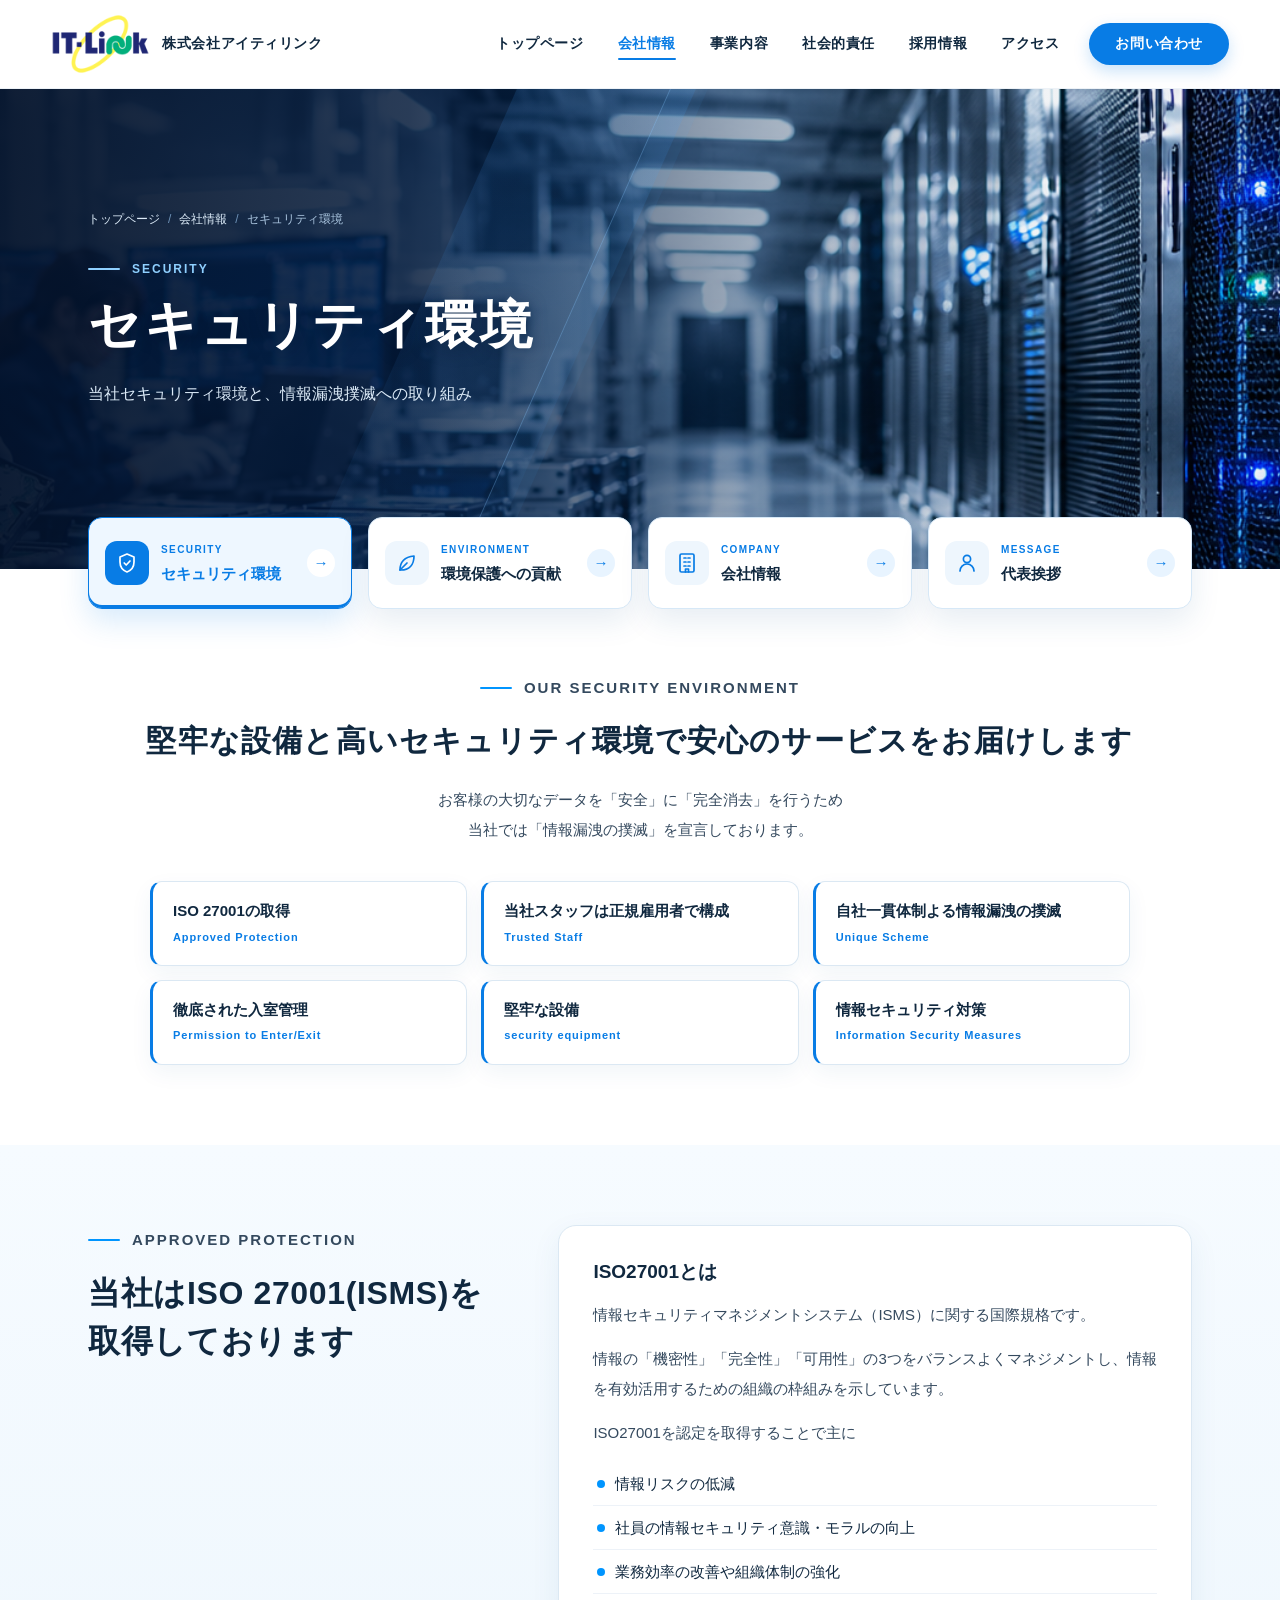
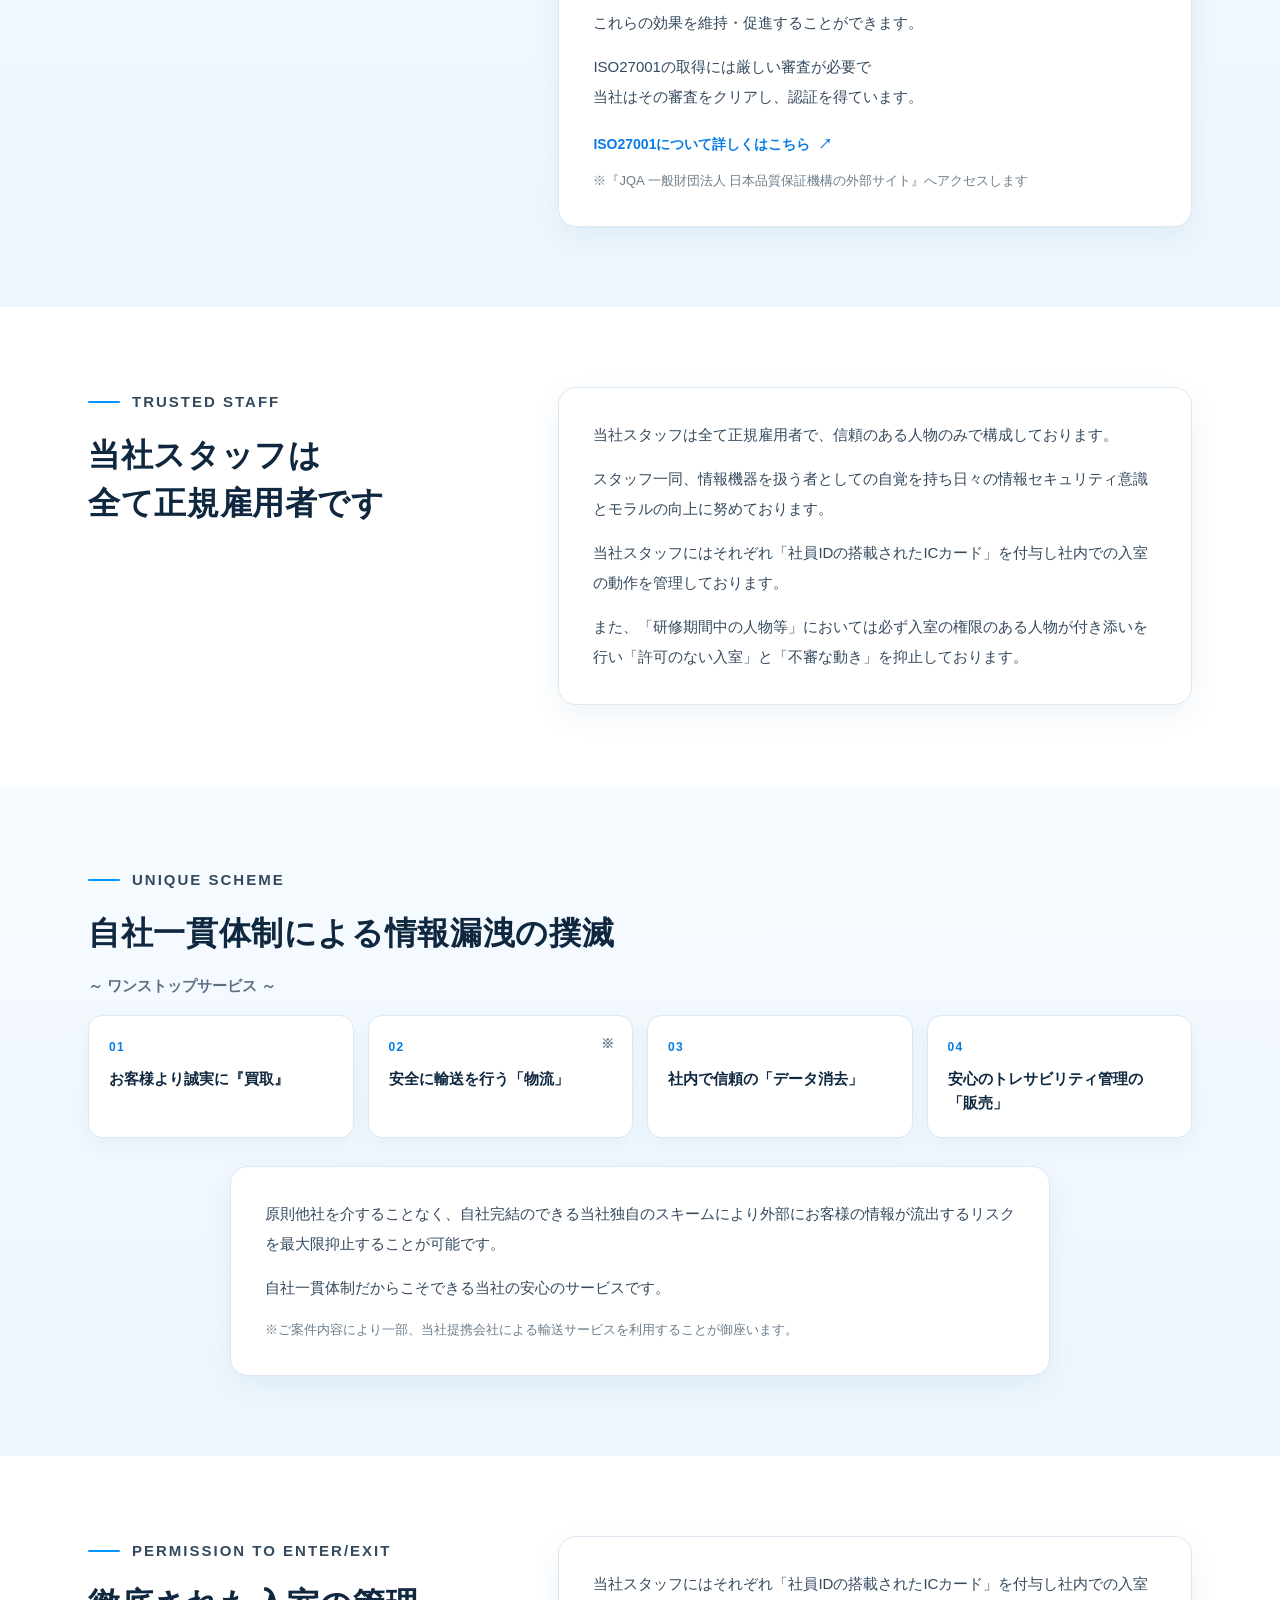
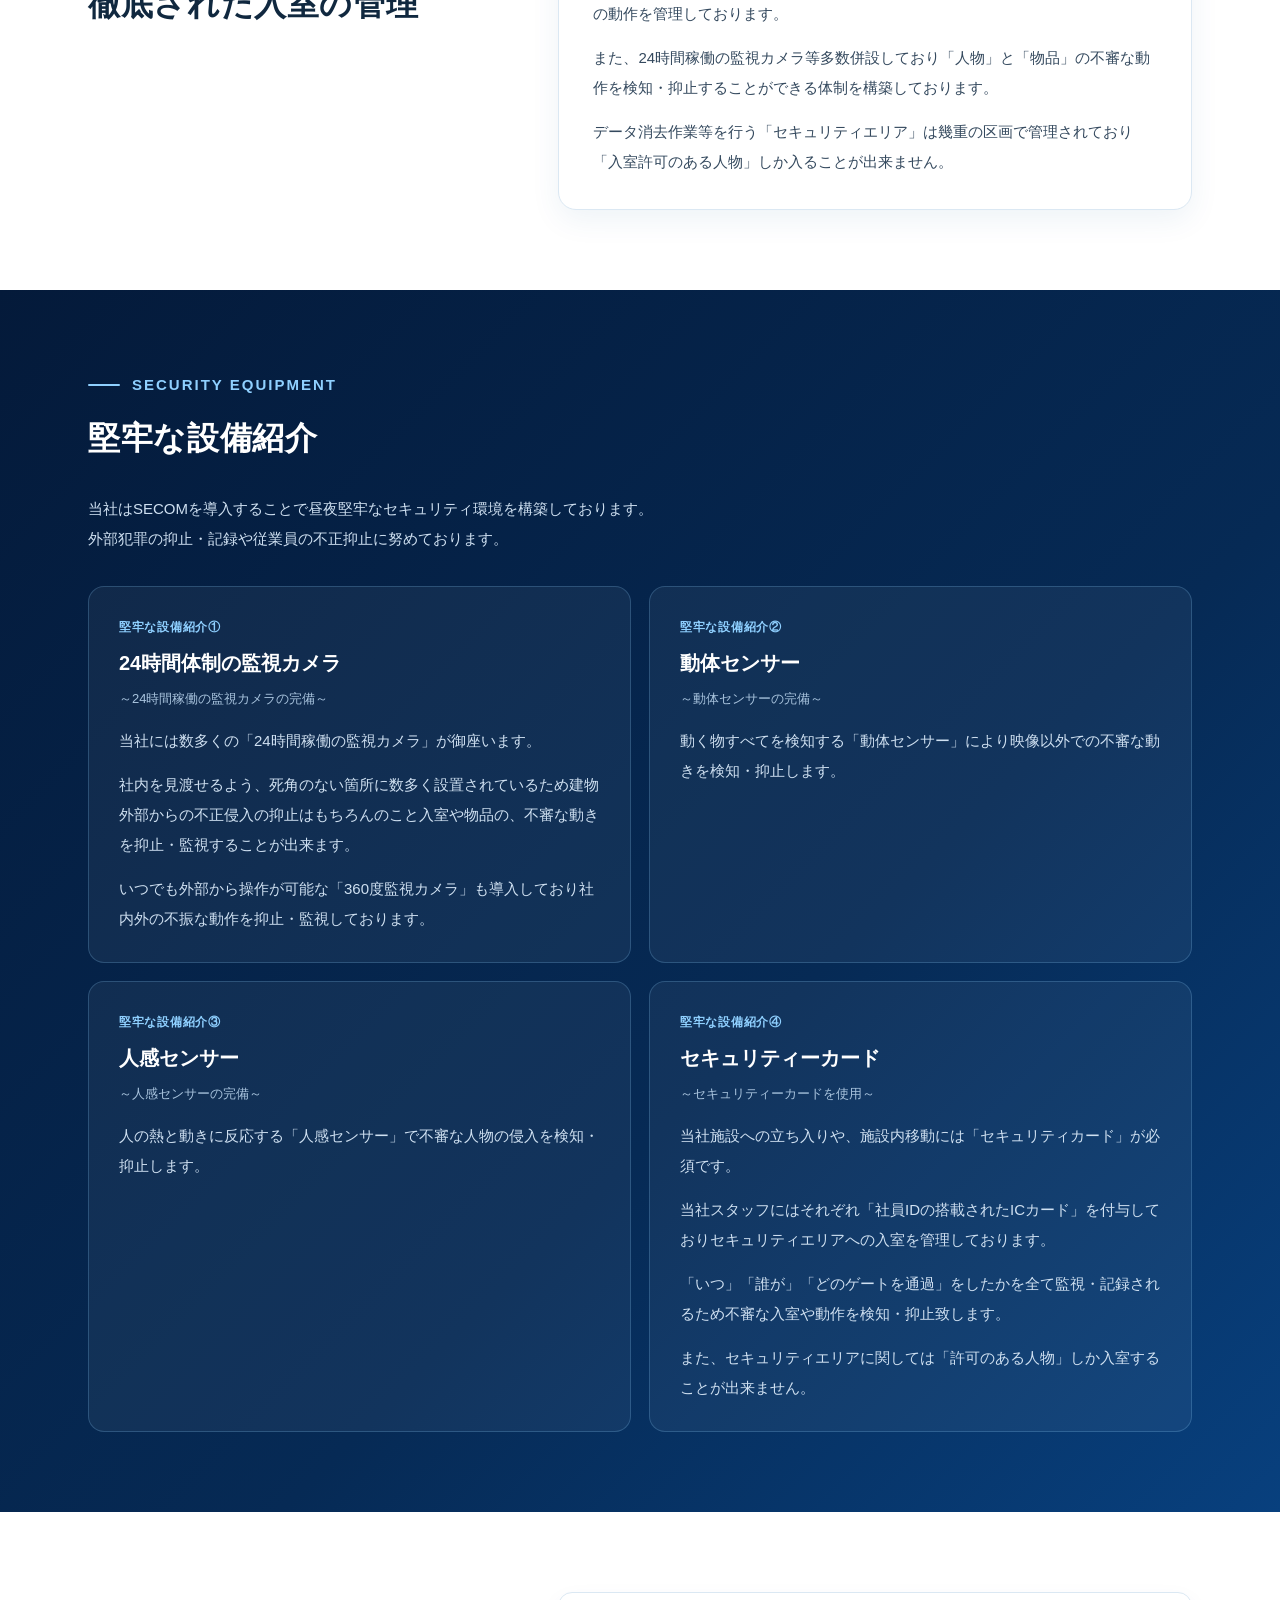
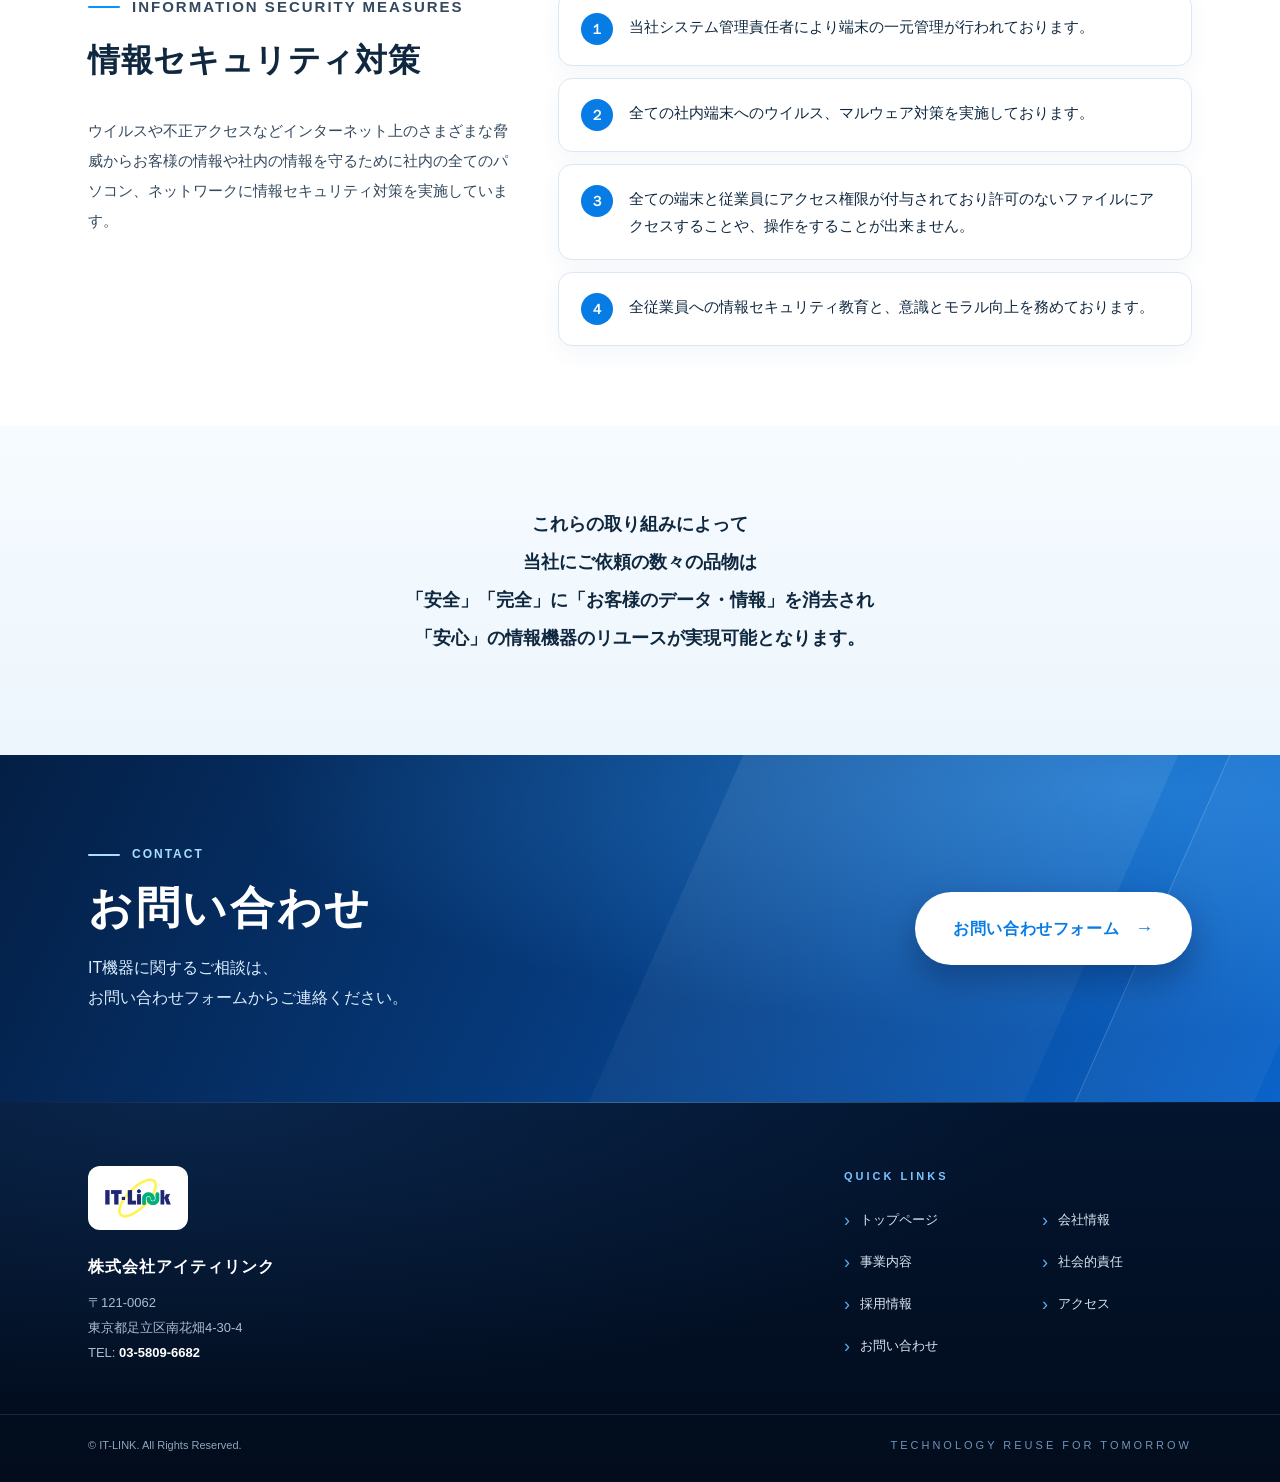
<file: security/index.html>
<!DOCTYPE html>
<html lang="ja">
<head>
  <meta charset="UTF-8">
  <meta name="viewport" content="width=device-width, initial-scale=1.0">

  <meta name="description"
    content="株式会社アイティリンクのセキュリティ環境。ISO27001の取得、正規雇用スタッフ、自社一貫体制、入室管理、設備、情報セキュリティ対策をご紹介します。">

  <title>セキュリティ環境 | 株式会社アイティリンク</title>

  <link rel="stylesheet" href="../assets/css/style.css">
  <link rel="stylesheet" href="../assets/css/company.css">
  <link rel="stylesheet" href="../assets/css/company-pages.css">
  <script src="../assets/js/main.js" defer></script>
</head>

<body class="page-security">

  <!-- HEADER (shared with homepage) -->
  <header class="site-header">
    <div class="header-inner">

      <a href="../index.html" class="site-logo"
         aria-label="株式会社アイティリンク トップページ">
        <img src="../assets/images/IT-link%20logo.png"
             alt="IT-Link"
             class="logo-image"
             width="124" height="80">
        <span class="company-name">株式会社アイティリンク</span>
      </a>

      <button class="menu-toggle"
              type="button"
              aria-label="メニューを開く"
              aria-expanded="false"
              aria-controls="main-navigation">
        <span></span>
        <span></span>
        <span></span>
      </button>

      <nav id="main-navigation"
           class="site-nav"
           aria-label="メインナビゲーション">

        <a href="../index.html" class="nav-link">トップページ</a>

        <a href="../company/index.html" class="nav-link active">会社情報</a>

        <a href="../service/" class="nav-link">事業内容</a>

        <a href="../responsibility/index.html" class="nav-link">社会的責任</a>

        <a href="../recruit/index.html" class="nav-link">採用情報</a>

        <a href="../index.html#access" class="nav-link">アクセス</a>

        <a href="../contact.html" class="nav-link contact-nav">お問い合わせ</a>

      </nav>
    </div>
  </header>

  <main>

    <!-- PAGE HERO -->
    <section class="cp-hero cp-hero--security">
      <div class="container cp-hero-inner">
        <nav class="cp-breadcrumb" aria-label="パンくずリスト">
          <ol>
            <li><a href="../index.html">トップページ</a></li>
            <li><a href="../company/index.html">会社情報</a></li>
            <li aria-current="page">セキュリティ環境</li>
          </ol>
        </nav>

        <p class="section-label">SECURITY</p>
        <h1 class="cp-hero-title">セキュリティ環境</h1>
        <p class="cp-hero-lead">当社セキュリティ環境と、<wbr>情報漏洩撲滅への取り組み</p>
      </div>
    </section>

    <!-- COMPANY NAVIGATION (shared across company pages) -->
    <nav class="cp-subnav" aria-label="会社情報メニュー">
      <div class="container">
        <ul class="cp-subnav-list">
          <li>
            <a href="index.html" class="cp-subnav-card is-active" aria-current="page">
              <span class="cp-subnav-icon" aria-hidden="true">
                <svg viewBox="0 0 24 24" fill="none" stroke="currentColor" stroke-width="1.7" stroke-linecap="round" stroke-linejoin="round"><path d="M12 3l7 3v5c0 4.5-3 8.4-7 10-4-1.6-7-5.5-7-10V6z"/><path d="M9.2 12l2 2 3.8-4"/></svg>
              </span>
              <span class="cp-subnav-text">
                <span class="cp-subnav-en">SECURITY</span>
                <span class="cp-subnav-ja">セキュリティ環境</span>
              </span>
              <span class="cp-subnav-arrow" aria-hidden="true">→</span>
            </a>
          </li>
          <li>
            <a href="../environment/index.html" class="cp-subnav-card">
              <span class="cp-subnav-icon" aria-hidden="true">
                <svg viewBox="0 0 24 24" fill="none" stroke="currentColor" stroke-width="1.7" stroke-linecap="round" stroke-linejoin="round"><path d="M5 19c0-8 5-13 14-14 0 9-5 14-13 14"/><path d="M5 19l7-7"/></svg>
              </span>
              <span class="cp-subnav-text">
                <span class="cp-subnav-en">ENVIRONMENT</span>
                <span class="cp-subnav-ja">環境保護への貢献</span>
              </span>
              <span class="cp-subnav-arrow" aria-hidden="true">→</span>
            </a>
          </li>
          <li>
            <a href="../company/index.html" class="cp-subnav-card">
              <span class="cp-subnav-icon" aria-hidden="true">
                <svg viewBox="0 0 24 24" fill="none" stroke="currentColor" stroke-width="1.7" stroke-linecap="round" stroke-linejoin="round"><rect x="5" y="3" width="14" height="18" rx="1.5"/><path d="M9 7h2M13 7h2M9 11h2M13 11h2M9 15h2M13 15h2M10.5 21v-3h3v3"/></svg>
              </span>
              <span class="cp-subnav-text">
                <span class="cp-subnav-en">COMPANY</span>
                <span class="cp-subnav-ja">会社情報</span>
              </span>
              <span class="cp-subnav-arrow" aria-hidden="true">→</span>
            </a>
          </li>
          <li>
            <a href="../message/index.html" class="cp-subnav-card">
              <span class="cp-subnav-icon" aria-hidden="true">
                <svg viewBox="0 0 24 24" fill="none" stroke="currentColor" stroke-width="1.7" stroke-linecap="round" stroke-linejoin="round"><circle cx="12" cy="8" r="3.6"/><path d="M5 20c0-3.9 3.1-7 7-7s7 3.1 7 7"/></svg>
              </span>
              <span class="cp-subnav-text">
                <span class="cp-subnav-en">MESSAGE</span>
                <span class="cp-subnav-ja">代表挨拶</span>
              </span>
              <span class="cp-subnav-arrow" aria-hidden="true">→</span>
            </a>
          </li>
        </ul>
      </div>
    </nav>

    <!-- INTRO -->
    <section class="cp-section pg-intro">
      <div class="container pg-intro-inner">
        <p class="section-label">OUR SECURITY ENVIRONMENT</p>
        <h2 class="pg-intro-title">堅牢な設備と高いセキュリティ環境で<wbr>安心のサービスをお届けします</h2>
        <p class="pg-intro-text">お客様の大切なデータを「安全」に「完全消去」を行うため<br>当社では「情報漏洩の撲滅」を宣言しております。</p>

        <ul class="pg-pillars">
          <li><a href="#iso27001"><span class="pg-pillar-ja">ISO 27001の取得</span><span class="pg-pillar-en">Approved Protection</span></a></li>
          <li><a href="#staff"><span class="pg-pillar-ja">当社スタッフは正規雇用者で構成</span><span class="pg-pillar-en">Trusted Staff</span></a></li>
          <li><a href="#onestop"><span class="pg-pillar-ja">自社一貫体制よる情報漏洩の撲滅</span><span class="pg-pillar-en">Unique Scheme</span></a></li>
          <li><a href="#entry"><span class="pg-pillar-ja">徹底された入室管理</span><span class="pg-pillar-en">Permission to Enter/Exit</span></a></li>
          <li><a href="#equipment"><span class="pg-pillar-ja">堅牢な設備</span><span class="pg-pillar-en">security equipment</span></a></li>
          <li><a href="#measures"><span class="pg-pillar-ja">情報セキュリティ対策</span><span class="pg-pillar-en">Information Security Measures</span></a></li>
        </ul>
      </div>
    </section>

    <!-- ISO 27001 -->
    <section class="cp-section cp-section--tint" id="iso27001">
      <div class="container pg-split">
        <div>
          <p class="section-label">APPROVED PROTECTION</p>
          <h2 class="section-title">当社はISO 27001(ISMS)を<br>取得しております</h2>
        </div>
        <div class="pg-card">
          <h3 class="pg-card-title">ISO27001とは</h3>
          <p>情報セキュリティマネジメントシステム（ISMS）に関する国際規格です。</p>
          <p>情報の「機密性」「完全性」「可用性」の3つをバランスよくマネジメントし、情報を有効活用するための組織の枠組みを示しています。</p>
          <p>ISO27001を認定を取得することで主に</p>
          <ul class="pg-list">
            <li>情報リスクの低減</li>
            <li>社員の情報セキュリティ意識・モラルの向上</li>
            <li>業務効率の改善や組織体制の強化</li>
          </ul>
          <p>これらの効果を維持・促進することができます。</p>
          <p>ISO27001の取得には厳しい審査が必要で<br>当社はその審査をクリアし、認証を得ています。</p>
          <a href="https://www.jqa.jp/service_list/management/service/iso27001/" class="pg-text-link"
             target="_blank" rel="noopener noreferrer">ISO27001について詳しくはこちら <span aria-hidden="true">↗</span><span class="contact-note">（外部サイトが新しいタブで開きます）</span></a>
          <p class="pg-note">※『JQA 一般財団法人 日本品質保証機構の外部サイト』へアクセスします</p>
        </div>
      </div>
    </section>

    <!-- STAFF -->
    <section class="cp-section" id="staff">
      <div class="container pg-split">
        <div>
          <p class="section-label">TRUSTED STAFF</p>
          <h2 class="section-title">当社スタッフは<wbr>全て正規雇用者です</h2>
        </div>
        <div class="pg-card">
          <p>当社スタッフは全て正規雇用者で、信頼のある人物のみで構成しております。</p>
          <p>スタッフ一同、情報機器を扱う者としての自覚を持ち日々の情報セキュリティ意識とモラルの向上に努めております。</p>
          <p>当社スタッフにはそれぞれ「社員IDの搭載されたICカード」を付与し社内での入室の動作を管理しております。</p>
          <p>また、「研修期間中の人物等」においては必ず入室の権限のある人物が付き添いを行い「許可のない入室」と「不審な動き」を抑止しております。</p>
        </div>
      </div>
    </section>

    <!-- ONE-STOP -->
    <section class="cp-section cp-section--tint" id="onestop">
      <div class="container">
        <p class="section-label">UNIQUE SCHEME</p>
        <h2 class="section-title">自社一貫体制による情報漏洩の撲滅</h2>
        <p class="pg-subtitle">～ ワンストップサービス ～</p>

        <ol class="pg-flow">
          <li><span class="pg-flow-step">01</span>お客様より誠実に『買取』</li>
          <li><span class="pg-flow-step">02</span>安全に輸送を行う「物流」<span class="pg-flow-mark">※</span></li>
          <li><span class="pg-flow-step">03</span>社内で信頼の「データ消去」</li>
          <li><span class="pg-flow-step">04</span>安心のトレサビリティ管理の「販売」</li>
        </ol>

        <div class="pg-card pg-card--narrow">
          <p>原則他社を介することなく、自社完結のできる当社独自のスキームにより外部にお客様の情報が流出するリスクを最大限抑止することが可能です。</p>
          <p>自社一貫体制だからこそできる当社の安心のサービスです。</p>
          <p class="pg-note">※ご案件内容により一部、当社提携会社による輸送サービスを利用することが御座います。</p>
        </div>
      </div>
    </section>

    <!-- ENTRY CONTROL -->
    <section class="cp-section" id="entry">
      <div class="container pg-split">
        <div>
          <p class="section-label">PERMISSION TO ENTER/EXIT</p>
          <h2 class="section-title">徹底された入室の管理</h2>
        </div>
        <div class="pg-card">
          <p>当社スタッフにはそれぞれ「社員IDの搭載されたICカード」を付与し社内での入室の動作を管理しております。</p>
          <p>また、24時間稼働の監視カメラ等多数併設しており「人物」と「物品」の不審な動作を検知・抑止することができる体制を構築しております。</p>
          <p>データ消去作業等を行う「セキュリティエリア」は幾重の区画で管理されており「入室許可のある人物」しか入ることが出来ません。</p>
        </div>
      </div>
    </section>

    <!-- EQUIPMENT -->
    <section class="cp-section pg-dark" id="equipment">
      <div class="container">
        <p class="section-label">SECURITY EQUIPMENT</p>
        <h2 class="section-title">堅牢な設備紹介</h2>
        <p class="pg-lead">当社はSECOMを導入することで昼夜堅牢なセキュリティ環境を構築しております。<br>外部犯罪の抑止・記録や従業員の不正抑止に努めております。</p>

        <div class="pg-equip-grid">
          <article class="pg-equip">
            <p class="pg-equip-no">堅牢な設備紹介①</p>
            <h3 class="pg-equip-title">24時間体制の監視カメラ</h3>
            <p class="pg-equip-sub">～24時間稼働の監視カメラの完備～</p>
            <p>当社には数多くの「24時間稼働の監視カメラ」が御座います。</p>
            <p>社内を見渡せるよう、死角のない箇所に数多く設置されているため建物外部からの不正侵入の抑止はもちろんのこと入室や物品の、不審な動きを抑止・監視することが出来ます。</p>
            <p>いつでも外部から操作が可能な「360度監視カメラ」も導入しており社内外の不振な動作を抑止・監視しております。</p>
          </article>

          <article class="pg-equip">
            <p class="pg-equip-no">堅牢な設備紹介②</p>
            <h3 class="pg-equip-title">動体センサー</h3>
            <p class="pg-equip-sub">～動体センサーの完備～</p>
            <p>動く物すべてを検知する「動体センサー」により映像以外での不審な動きを検知・抑止します。</p>
          </article>

          <article class="pg-equip">
            <p class="pg-equip-no">堅牢な設備紹介③</p>
            <h3 class="pg-equip-title">人感センサー</h3>
            <p class="pg-equip-sub">～人感センサーの完備～</p>
            <p>人の熱と動きに反応する「人感センサー」で不審な人物の侵入を検知・抑止します。</p>
          </article>

          <article class="pg-equip">
            <p class="pg-equip-no">堅牢な設備紹介④</p>
            <h3 class="pg-equip-title">セキュリティーカード</h3>
            <p class="pg-equip-sub">～セキュリティーカードを使用～</p>
            <p>当社施設への立ち入りや、施設内移動には「セキュリティカード」が必須です。</p>
            <p>当社スタッフにはそれぞれ「社員IDの搭載されたICカード」を付与しておりセキュリティエリアへの入室を管理しております。</p>
            <p>「いつ」「誰が」「どのゲートを通過」をしたかを全て監視・記録されるため不審な入室や動作を検知・抑止致します。</p>
            <p>また、セキュリティエリアに関しては「許可のある人物」しか入室することが出来ません。</p>
          </article>
        </div>
      </div>
    </section>

    <!-- MEASURES -->
    <section class="cp-section" id="measures">
      <div class="container pg-split">
        <div>
          <p class="section-label">INFORMATION SECURITY MEASURES</p>
          <h2 class="section-title">情報セキュリティ対策</h2>
          <p class="pg-lead pg-lead--dark">ウイルスや不正アクセスなどインターネット上のさまざまな脅威からお客様の情報や社内の情報を守るために社内の全てのパソコン、ネットワークに情報セキュリティ対策を実施しています。</p>
        </div>
        <ol class="pg-numbered">
          <li><span class="pg-num">１</span>当社システム管理責任者により端末の一元管理が行われております。</li>
          <li><span class="pg-num">２</span>全ての社内端末へのウイルス、マルウェア対策を実施しております。</li>
          <li><span class="pg-num">３</span>全ての端末と従業員にアクセス権限が付与されており許可のないファイルにアクセスすることや、操作をすることが出来ません。</li>
          <li><span class="pg-num">４</span>全従業員への情報セキュリティ教育と、意識とモラル向上を務めております。</li>
        </ol>
      </div>
    </section>

    <!-- CLOSING -->
    <section class="cp-section cp-section--tint pg-closing">
      <div class="container">
        <p class="pg-closing-text">これらの取り組みによって<br>当社にご依頼の数々の品物は<br>「安全」「完全」に「お客様のデータ・情報」を消去され<br>「安心」の情報機器のリユースが実現可能となります。</p>
      </div>
    </section>

    <!-- CONTACT (shared with homepage) -->
    <section class="contact-section section" id="contact">
      <div class="container contact-layout">

        <div class="contact-text">
          <p class="section-label">CONTACT</p>
          <h2 class="section-title">お問い合わせ</h2>
          <p class="contact-description">IT機器に関するご相談は、<br>お問い合わせフォームから<wbr>ご連絡ください。</p>
        </div>

        <div class="contact-action">
          <a href="../contact.html" class="contact-button">
            お問い合わせフォーム <span class="contact-button-icon" aria-hidden="true">→</span>
          </a>
        </div>

      </div>
    </section>

  </main>

  <!-- FOOTER (shared with homepage) -->
  <footer class="site-footer">
    <div class="container footer-inner">

      <div class="footer-company">
        <span class="footer-logo">
          <img src="../assets/images/IT-link%20logo.png" alt="IT-Link"
               width="124" height="80" loading="lazy">
        </span>
        <p class="footer-name">株式会社アイティリンク</p>
        <address class="footer-address">
          〒121-0062<br>
          東京都足立区南花畑4-30-4<br>
          TEL: <a href="tel:0358096682">03-5809-6682</a>
        </address>
      </div>

      <nav class="footer-nav" aria-label="フッターナビゲーション">
        <p class="footer-nav-title">QUICK LINKS</p>
        <ul class="footer-links">
          <li><a href="../index.html">トップページ</a></li>
          <li><a href="../company/index.html">会社情報</a></li>
          <li><a href="../service/">事業内容</a></li>
          <li><a href="../responsibility/index.html">社会的責任</a></li>
          <li><a href="../recruit/index.html">採用情報</a></li>
          <li><a href="../index.html#access">アクセス</a></li>
          <li><a href="../contact.html">お問い合わせ</a></li>
        </ul>
      </nav>

    </div>

    <div class="footer-bottom">
      <div class="container footer-bottom-inner">
        <p class="footer-copy">&copy; IT-LINK. All Rights Reserved.</p>
        <p class="footer-tagline">TECHNOLOGY REUSE FOR TOMORROW</p>
      </div>
    </div>
  </footer>

</body>
</html>
</file>
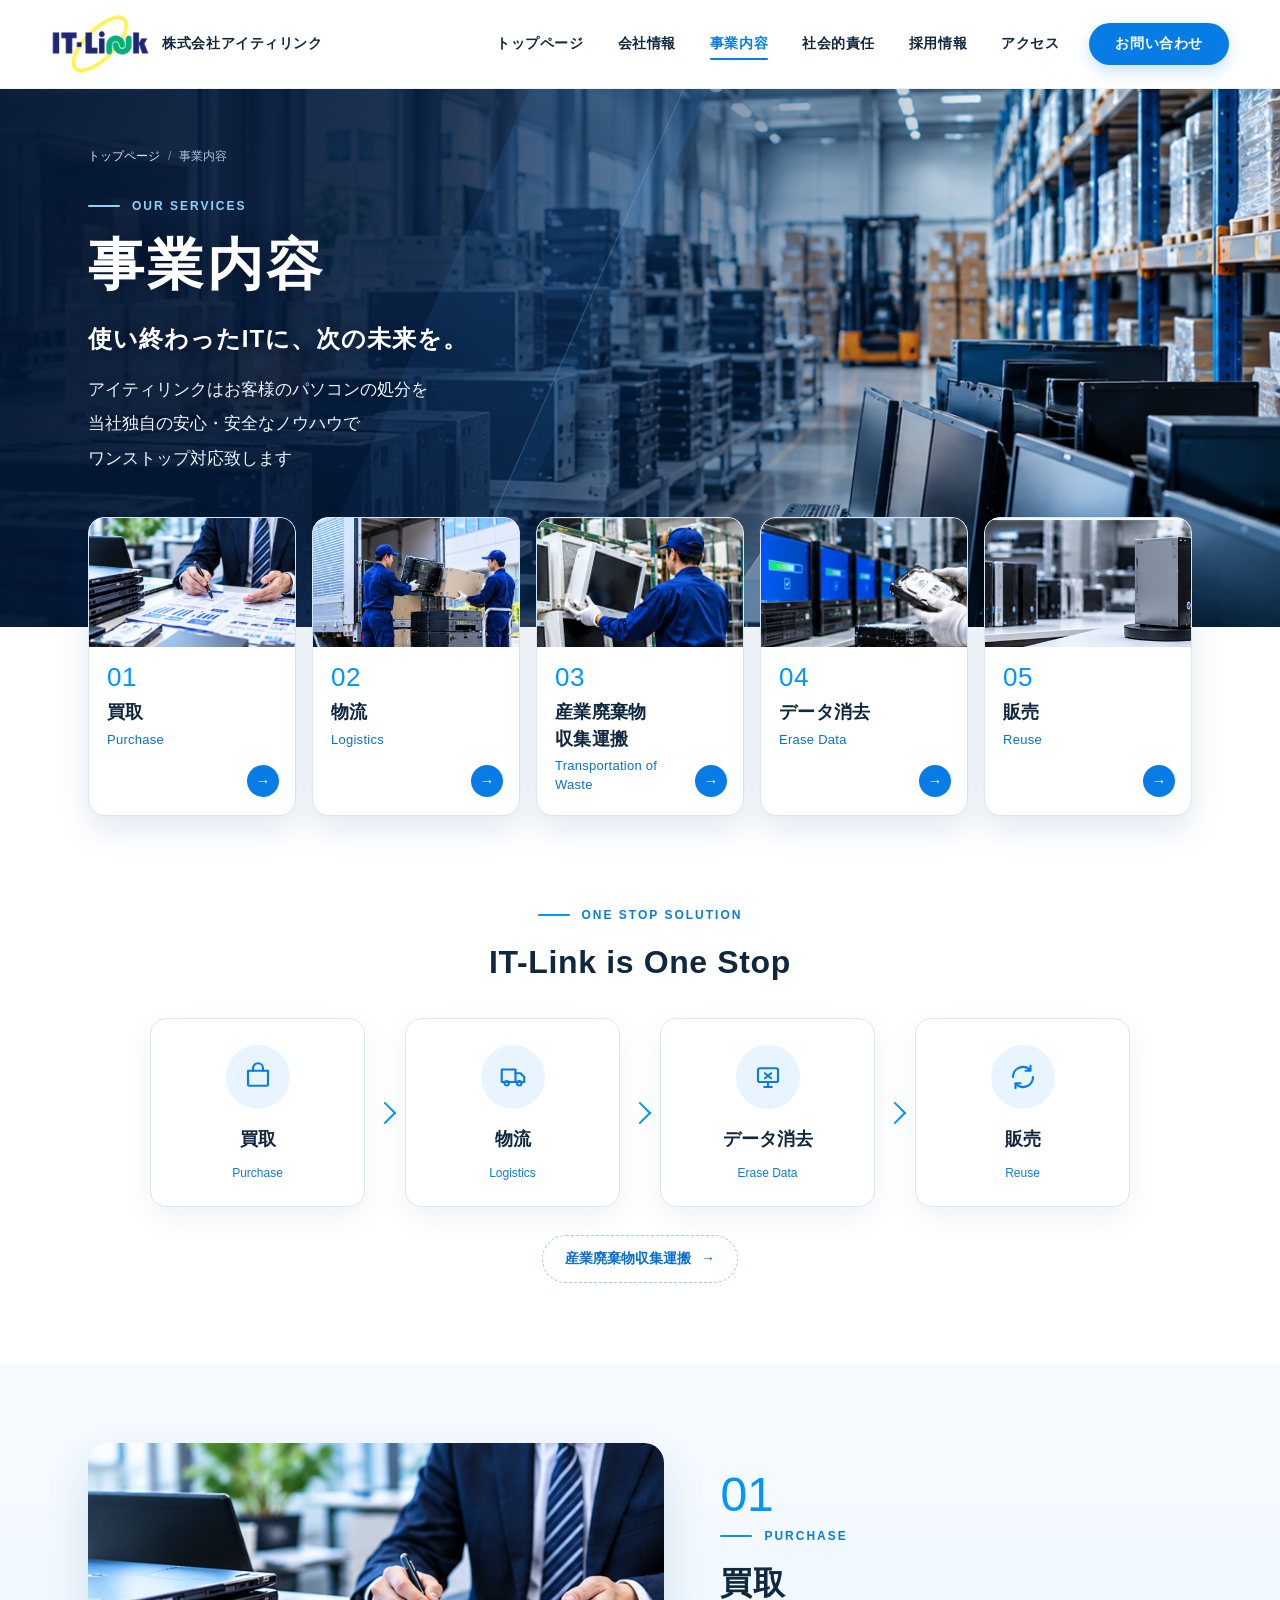
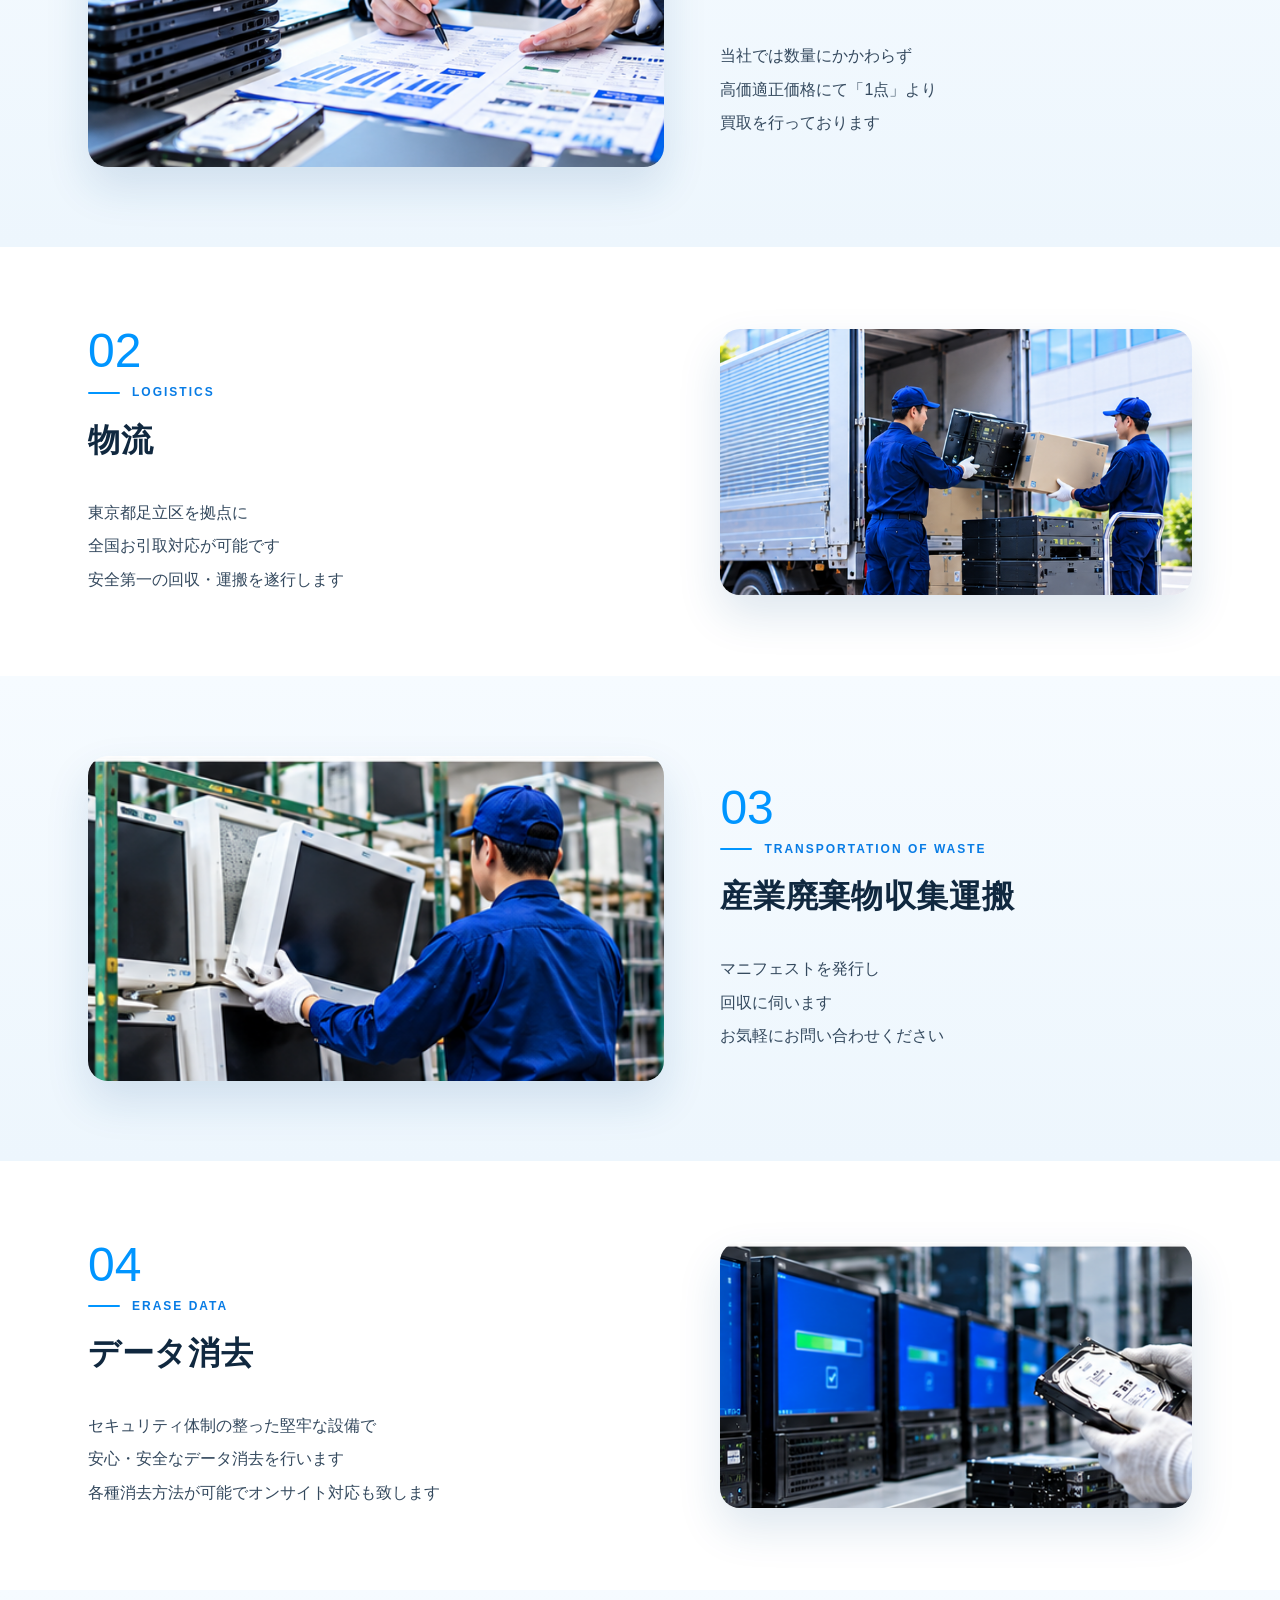
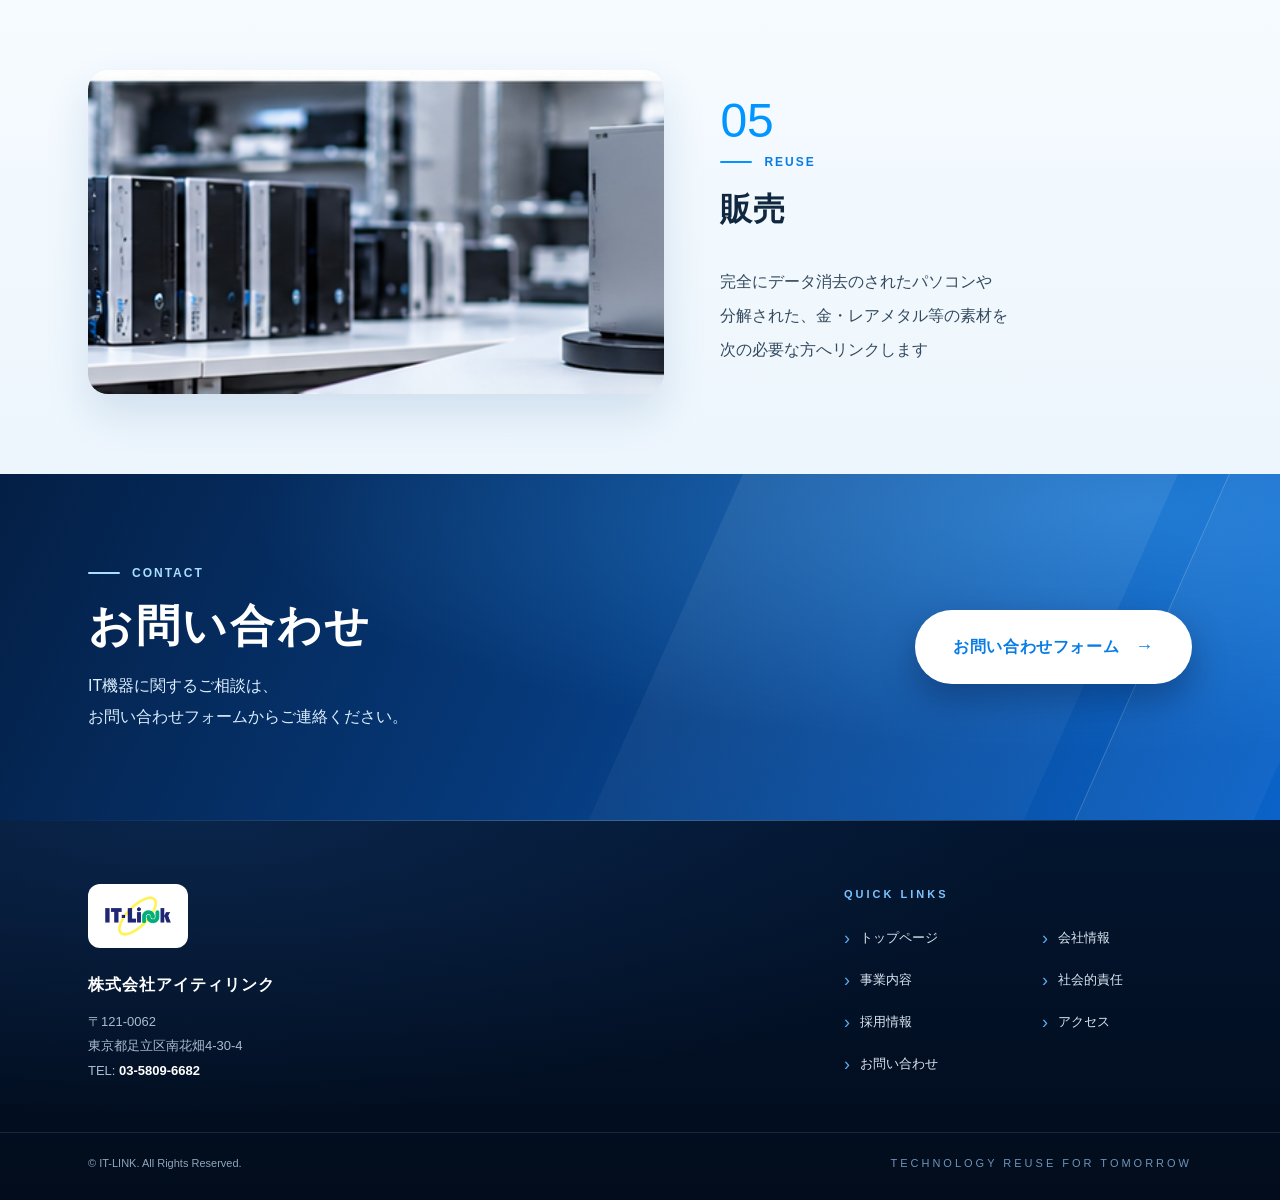
<file: service/index.html>
<!DOCTYPE html>
<html lang="ja">
<head>
  <meta charset="UTF-8">
  <meta name="viewport" content="width=device-width, initial-scale=1.0">

  <meta name="description"
    content="株式会社アイティリンクの事業内容。買取・物流・産業廃棄物収集運搬・データ消去・販売をワンストップで対応致します。">

  <title>事業内容 | 株式会社アイティリンク</title>

  <link rel="stylesheet" href="../assets/css/style.css">
  <link rel="stylesheet" href="../assets/css/company.css">
  <link rel="stylesheet" href="../assets/css/service.css">
  <script src="../assets/js/main.js" defer></script>
</head>

<body class="page-service">

  <!-- HEADER (shared with homepage) -->
  <header class="site-header">
    <div class="header-inner">

      <a href="../index.html" class="site-logo"
         aria-label="株式会社アイティリンク トップページ">
        <img src="../assets/images/IT-link%20logo.png"
             alt="IT-Link"
             class="logo-image"
             width="124" height="80">
        <span class="company-name">株式会社アイティリンク</span>
      </a>

      <button class="menu-toggle"
              type="button"
              aria-label="メニューを開く"
              aria-expanded="false"
              aria-controls="main-navigation">
        <span></span>
        <span></span>
        <span></span>
      </button>

      <nav id="main-navigation"
           class="site-nav"
           aria-label="メインナビゲーション">

        <a href="../index.html" class="nav-link">トップページ</a>

        <a href="../company/index.html" class="nav-link">会社情報</a>

        <a href="index.html" class="nav-link active" aria-current="page">事業内容</a>

        <a href="../responsibility/index.html" class="nav-link">社会的責任</a>

        <a href="../recruit/index.html" class="nav-link">採用情報</a>

        <a href="../index.html#access" class="nav-link">アクセス</a>

        <a href="../contact.html" class="nav-link contact-nav">お問い合わせ</a>

      </nav>
    </div>
  </header>

  <main>

    <!-- SERVICES HERO -->
    <section class="cp-hero sv-hero">
      <!-- photo is anchored right and oversized so the source image's
           embedded heading text (left ~35%) never enters the hero -->
      <div class="sv-hero-photo" aria-hidden="true"></div>
      <div class="sv-hero-shade" aria-hidden="true"></div>
      <div class="container cp-hero-inner">
        <nav class="cp-breadcrumb" aria-label="パンくずリスト">
          <ol>
            <li><a href="../index.html">トップページ</a></li>
            <li aria-current="page">事業内容</li>
          </ol>
        </nav>

        <p class="section-label">OUR SERVICES</p>
        <h1 class="cp-hero-title">事業内容</h1>
        <p class="sv-hero-catch">使い終わったITに、次の未来を。</p>
        <p class="cp-hero-lead">アイティリンクは<wbr>お客様のパソコンの処分を<br>当社独自の安心・安全なノウハウで<br>ワンストップ対応致します</p>
      </div>
    </section>

    <!-- FIVE SERVICE CARDS -->
    <nav class="sv-cards" aria-label="事業内容 一覧">
      <div class="container">
        <ul class="sv-card-list">
          <li>
            <a href="#purchase" class="sv-card">
              <span class="sv-card-photo"><img src="../assets/images/service-01-purchase.png" alt="" width="817" height="390" loading="lazy"></span>
              <span class="sv-card-body">
                <span class="sv-card-no">01</span>
                <span class="sv-card-ja">買取</span>
                <span class="sv-card-en">Purchase</span>
                <span class="sv-card-arrow" aria-hidden="true">→</span>
              </span>
            </a>
          </li>
          <li>
            <a href="#logistics" class="sv-card">
              <span class="sv-card-photo"><img src="../assets/images/service-02-logistics.png" alt="" width="840" height="390" loading="lazy"></span>
              <span class="sv-card-body">
                <span class="sv-card-no">02</span>
                <span class="sv-card-ja">物流</span>
                <span class="sv-card-en">Logistics</span>
                <span class="sv-card-arrow" aria-hidden="true">→</span>
              </span>
            </a>
          </li>
          <li>
            <a href="#waste" class="sv-card">
              <span class="sv-card-photo"><img src="../assets/images/service-03-waste-collection.png" alt="" width="817" height="282" loading="lazy"></span>
              <span class="sv-card-body">
                <span class="sv-card-no">03</span>
                <span class="sv-card-ja">産業廃棄物<br>収集運搬</span>
                <span class="sv-card-en">Transportation of Waste</span>
                <span class="sv-card-arrow" aria-hidden="true">→</span>
              </span>
            </a>
          </li>
          <li>
            <a href="#erase" class="sv-card">
              <span class="sv-card-photo"><img src="../assets/images/service-04-data-erasure.png" alt="" width="840" height="282" loading="lazy"></span>
              <span class="sv-card-body">
                <span class="sv-card-no">04</span>
                <span class="sv-card-ja">データ消去</span>
                <span class="sv-card-en">Erase Data</span>
                <span class="sv-card-arrow" aria-hidden="true">→</span>
              </span>
            </a>
          </li>
          <li>
            <a href="#reuse" class="sv-card">
              <span class="sv-card-photo"><img src="../assets/images/service-05-sales.png" alt="" width="1672" height="238" loading="lazy"></span>
              <span class="sv-card-body">
                <span class="sv-card-no">05</span>
                <span class="sv-card-ja">販売</span>
                <span class="sv-card-en">Reuse</span>
                <span class="sv-card-arrow" aria-hidden="true">→</span>
              </span>
            </a>
          </li>
        </ul>
      </div>
    </nav>

    <!-- ONE STOP -->
    <section class="cp-section sv-onestop" id="onestop">
      <div class="container">
        <p class="section-label">ONE STOP SOLUTION</p>
        <h2 class="section-title">IT-Link is One Stop</h2>

        <ol class="sv-flow">
          <li>
            <a href="#purchase" class="sv-flow-step">
              <span class="sv-flow-icon" aria-hidden="true"><svg viewBox="0 0 24 24" fill="none" stroke="currentColor" stroke-width="1.7" stroke-linecap="round" stroke-linejoin="round"><path d="M4 7h16v11a1 1 0 01-1 1H5a1 1 0 01-1-1z"/><path d="M8 7V5a4 4 0 018 0v2"/></svg></span>
              <span class="sv-flow-ja">買取</span>
              <span class="sv-flow-en">Purchase</span>
            </a>
          </li>
          <li>
            <a href="#logistics" class="sv-flow-step">
              <span class="sv-flow-icon" aria-hidden="true"><svg viewBox="0 0 24 24" fill="none" stroke="currentColor" stroke-width="1.7" stroke-linecap="round" stroke-linejoin="round"><path d="M3 6h11v10H3z"/><path d="M14 9h4l3 3v4h-7"/><circle cx="7" cy="17" r="1.8"/><circle cx="17" cy="17" r="1.8"/></svg></span>
              <span class="sv-flow-ja">物流</span>
              <span class="sv-flow-en">Logistics</span>
            </a>
          </li>
          <li>
            <a href="#erase" class="sv-flow-step">
              <span class="sv-flow-icon" aria-hidden="true"><svg viewBox="0 0 24 24" fill="none" stroke="currentColor" stroke-width="1.7" stroke-linecap="round" stroke-linejoin="round"><rect x="4" y="5" width="16" height="11" rx="1.5"/><path d="M9 20h6M12 16v4M9.5 9l5 4M14.5 9l-5 4"/></svg></span>
              <span class="sv-flow-ja">データ消去</span>
              <span class="sv-flow-en">Erase Data</span>
            </a>
          </li>
          <li>
            <a href="#reuse" class="sv-flow-step">
              <span class="sv-flow-icon" aria-hidden="true"><svg viewBox="0 0 24 24" fill="none" stroke="currentColor" stroke-width="1.7" stroke-linecap="round" stroke-linejoin="round"><path d="M20 12a8 8 0 01-13.7 5.6"/><path d="M4 12a8 8 0 0113.7-5.6"/><path d="M18 3v4h-4M6 21v-4h4"/></svg></span>
              <span class="sv-flow-ja">販売</span>
              <span class="sv-flow-en">Reuse</span>
            </a>
          </li>
        </ol>

        <p class="sv-flow-extra">
          <a href="#waste">産業廃棄物収集運搬 <span aria-hidden="true">→</span></a>
        </p>
      </div>
    </section>

    <!-- SERVICE DETAILS -->
    <section class="cp-section cp-section--tint sv-detail" id="purchase">
      <div class="container sv-detail-inner">
        <figure class="sv-detail-photo">
          <img src="../assets/images/service-01-purchase.png" alt="買取のイメージ画像" width="817" height="390" loading="lazy">
        </figure>
        <div class="sv-detail-text">
          <p class="sv-detail-no">01</p>
          <p class="section-label">PURCHASE</p>
          <h2 class="section-title">買取</h2>
          <p class="sv-detail-desc">当社では数量にかかわらず<br>高価適正価格にて「1点」より<br>買取を行っております</p>
        </div>
      </div>
    </section>

    <section class="cp-section sv-detail sv-detail--reverse" id="logistics">
      <div class="container sv-detail-inner">
        <figure class="sv-detail-photo">
          <img src="../assets/images/service-02-logistics.png" alt="物流のイメージ画像" width="840" height="390" loading="lazy">
        </figure>
        <div class="sv-detail-text">
          <p class="sv-detail-no">02</p>
          <p class="section-label">LOGISTICS</p>
          <h2 class="section-title">物流</h2>
          <p class="sv-detail-desc">東京都足立区を拠点に<br>全国お引取対応が可能です<br>安全第一の回収・運搬を遂行します</p>
        </div>
      </div>
    </section>

    <section class="cp-section cp-section--tint sv-detail" id="waste">
      <div class="container sv-detail-inner">
        <figure class="sv-detail-photo">
          <img src="../assets/images/service-03-waste-collection.png" alt="産業廃棄物収集運搬のイメージ画像" width="817" height="282" loading="lazy">
        </figure>
        <div class="sv-detail-text">
          <p class="sv-detail-no">03</p>
          <p class="section-label">TRANSPORTATION OF WASTE</p>
          <h2 class="section-title">産業廃棄物収集運搬</h2>
          <p class="sv-detail-desc">マニフェストを発行し<br>回収に伺います<br>お気軽にお問い合わせください</p>
        </div>
      </div>
    </section>

    <section class="cp-section sv-detail sv-detail--reverse" id="erase">
      <div class="container sv-detail-inner">
        <figure class="sv-detail-photo">
          <img src="../assets/images/service-04-data-erasure.png" alt="データ消去のイメージ画像" width="840" height="282" loading="lazy">
        </figure>
        <div class="sv-detail-text">
          <p class="sv-detail-no">04</p>
          <p class="section-label">ERASE DATA</p>
          <h2 class="section-title">データ消去</h2>
          <p class="sv-detail-desc">セキュリティ体制の整った堅牢な設備で<br>安心・安全なデータ消去を行います<br>各種消去方法が可能でオンサイト対応も致します</p>
        </div>
      </div>
    </section>

    <section class="cp-section cp-section--tint sv-detail" id="reuse">
      <div class="container sv-detail-inner">
        <figure class="sv-detail-photo">
          <img src="../assets/images/service-05-sales.png" alt="販売のイメージ画像" width="1672" height="238" loading="lazy">
        </figure>
        <div class="sv-detail-text">
          <p class="sv-detail-no">05</p>
          <p class="section-label">REUSE</p>
          <h2 class="section-title">販売</h2>
          <p class="sv-detail-desc">完全にデータ消去のされたパソコンや<br>分解された、金・レアメタル等の素材を<br>次の必要な方へリンクします</p>
        </div>
      </div>
    </section>

    <!-- CONTACT (shared with homepage) -->
    <section class="contact-section section" id="contact">
      <div class="container contact-layout">

        <div class="contact-text">
          <p class="section-label">CONTACT</p>
          <h2 class="section-title">お問い合わせ</h2>
          <p class="contact-description">IT機器に関するご相談は、<br>お問い合わせフォームから<wbr>ご連絡ください。</p>
        </div>

        <div class="contact-action">
          <a href="../contact.html" class="contact-button">
            お問い合わせフォーム <span class="contact-button-icon" aria-hidden="true">→</span>
          </a>
        </div>

      </div>
    </section>

  </main>

  <!-- FOOTER (shared with homepage) -->
  <footer class="site-footer">
    <div class="container footer-inner">

      <div class="footer-company">
        <span class="footer-logo">
          <img src="../assets/images/IT-link%20logo.png" alt="IT-Link"
               width="124" height="80" loading="lazy">
        </span>
        <p class="footer-name">株式会社アイティリンク</p>
        <address class="footer-address">
          〒121-0062<br>
          東京都足立区南花畑4-30-4<br>
          TEL: <a href="tel:0358096682">03-5809-6682</a>
        </address>
      </div>

      <nav class="footer-nav" aria-label="フッターナビゲーション">
        <p class="footer-nav-title">QUICK LINKS</p>
        <ul class="footer-links">
          <li><a href="../index.html">トップページ</a></li>
          <li><a href="../company/index.html">会社情報</a></li>
          <li><a href="index.html" aria-current="page">事業内容</a></li>
          <li><a href="../responsibility/index.html">社会的責任</a></li>
          <li><a href="../recruit/index.html">採用情報</a></li>
          <li><a href="../index.html#access">アクセス</a></li>
          <li><a href="../contact.html">お問い合わせ</a></li>
        </ul>
      </nav>

    </div>

    <div class="footer-bottom">
      <div class="container footer-bottom-inner">
        <p class="footer-copy">&copy; IT-LINK. All Rights Reserved.</p>
        <p class="footer-tagline">TECHNOLOGY REUSE FOR TOMORROW</p>
      </div>
    </div>
  </footer>

</body>
</html>
</file>
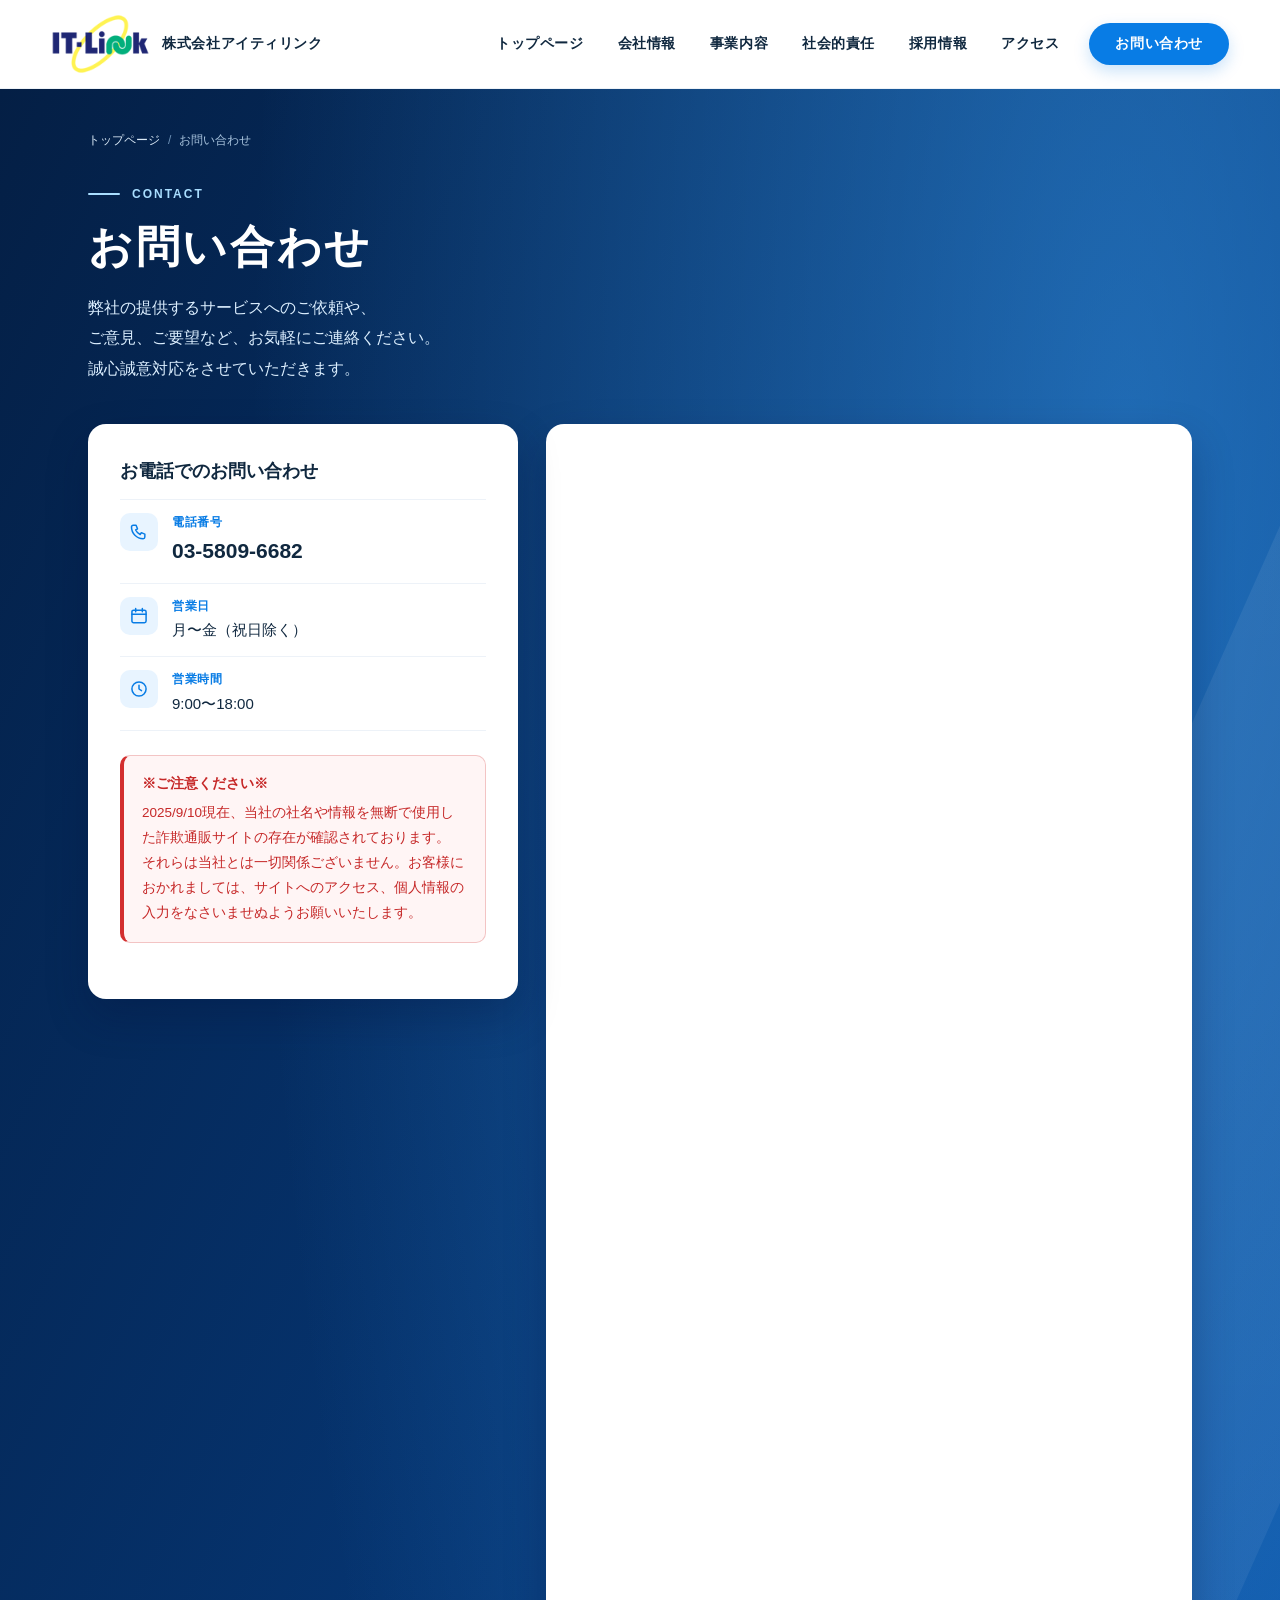
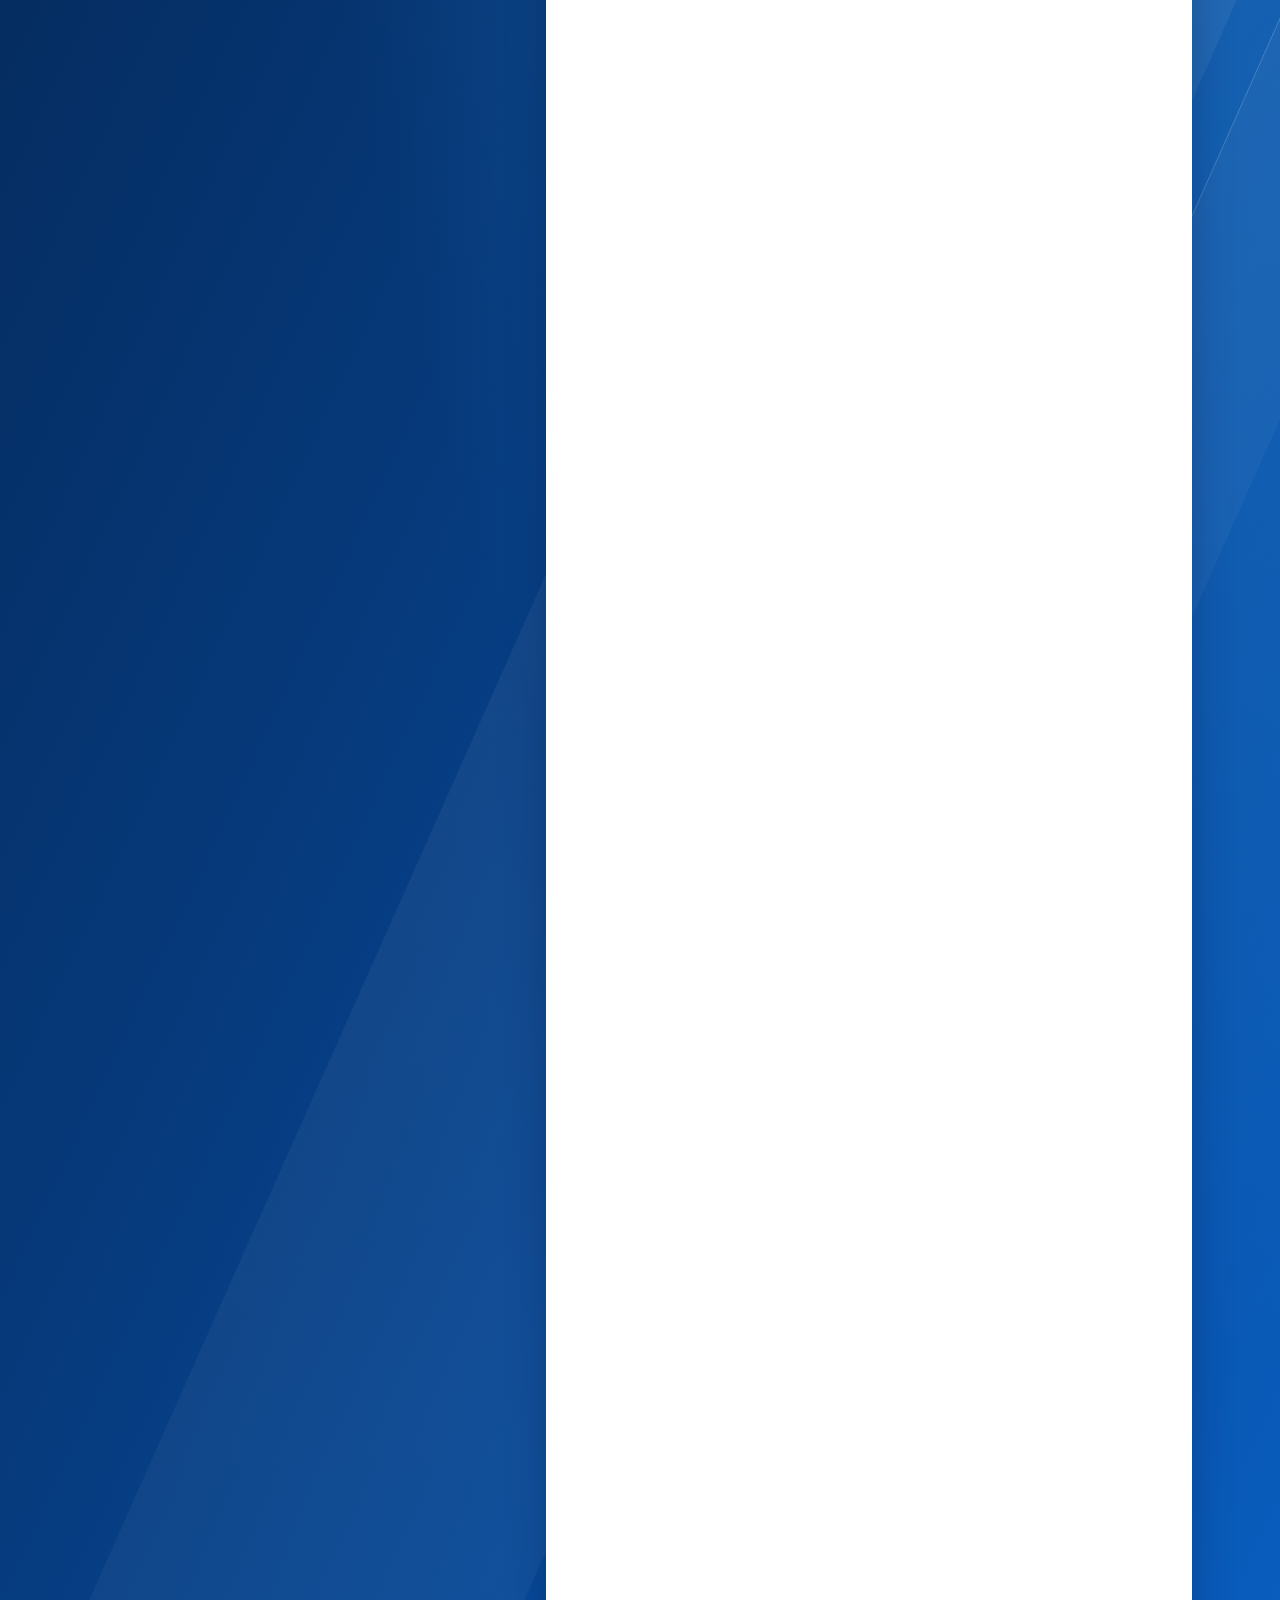
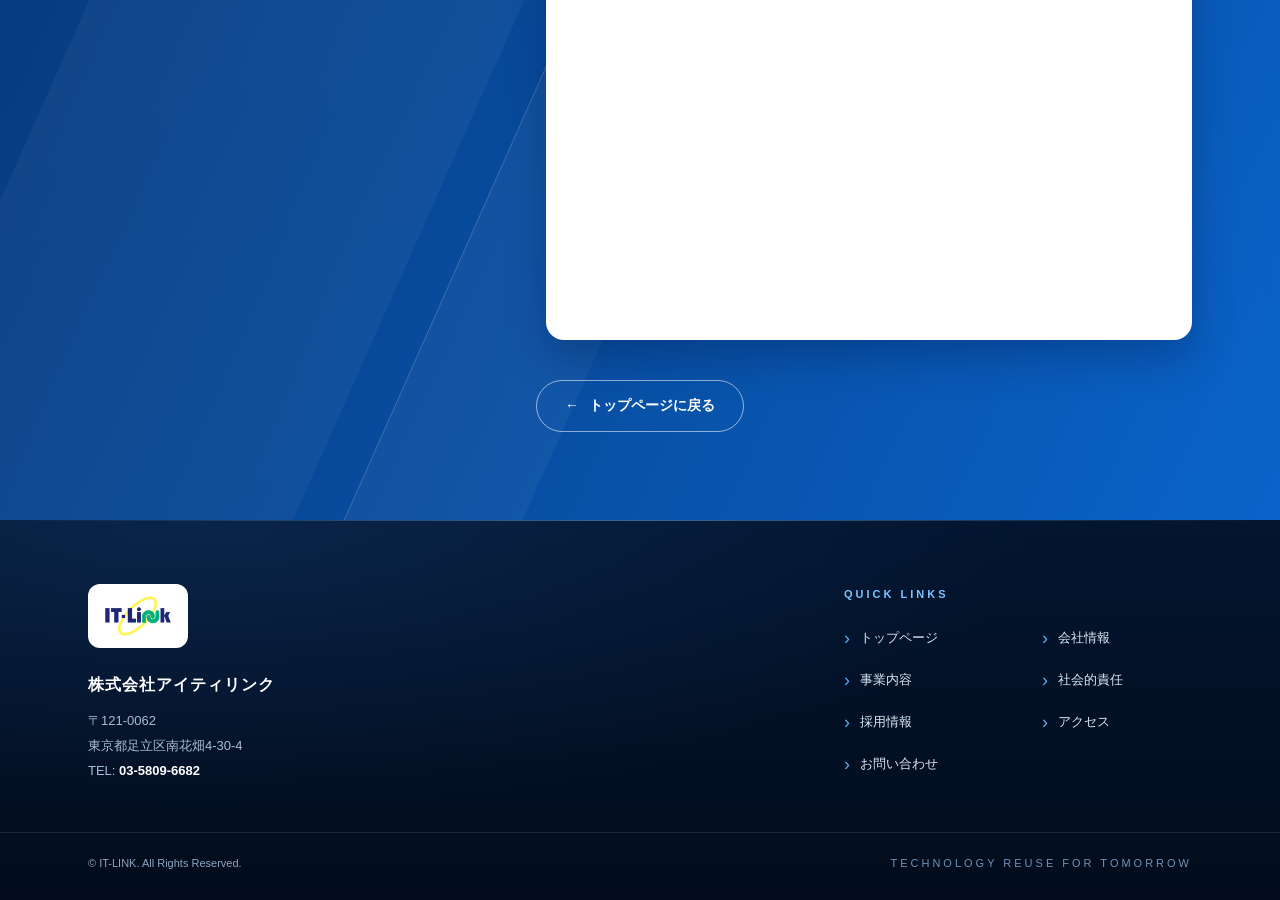
<file: contact.html>
<!DOCTYPE html>
<html lang="ja">
<head>
  <meta charset="UTF-8">
  <meta name="viewport" content="width=device-width, initial-scale=1.0">

  <meta name="description"
    content="株式会社アイティリンクへのお問い合わせ。お問い合わせフォーム、電話番号、営業日・営業時間をご案内します。">

  <title>お問い合わせ | 株式会社アイティリンク</title>

  <link rel="stylesheet" href="assets/css/style.css">
  <script src="assets/js/main.js" defer></script>
</head>

<body class="page-contact">

  <!-- HEADER -->
  <header class="site-header">
    <div class="header-inner">

      <a href="index.html" class="site-logo"
         aria-label="株式会社アイティリンク トップページ">
        <img src="assets/images/IT-link%20logo.png"
             alt="IT-Link"
             class="logo-image"
             width="124" height="80">
        <span class="company-name">株式会社アイティリンク</span>
      </a>

      <button class="menu-toggle"
              type="button"
              aria-label="メニューを開く"
              aria-expanded="false"
              aria-controls="main-navigation">
        <span></span>
        <span></span>
        <span></span>
      </button>

      <nav id="main-navigation"
           class="site-nav"
           aria-label="メインナビゲーション">

        <a href="index.html" class="nav-link">トップページ</a>

        <a href="company/" class="nav-link">会社情報</a>

        <a href="service/" class="nav-link">事業内容</a>

        <a href="responsibility/index.html" class="nav-link">社会的責任</a>

        <a href="recruit/index.html" class="nav-link">採用情報</a>

        <a href="index.html#access" class="nav-link">アクセス</a>

        <a href="contact.html" class="nav-link contact-nav active" aria-current="page">お問い合わせ</a>

      </nav>
    </div>
  </header>

  <main>

    <!-- CONTACT PAGE (moved from the homepage; embedded official Google Form) -->
    <section class="contact-section contact-section--form contact-page section" id="contact">
      <div class="container">

        <nav class="contact-breadcrumb" aria-label="パンくずリスト">
          <ol>
            <li><a href="index.html">トップページ</a></li>
            <li aria-current="page">お問い合わせ</li>
          </ol>
        </nav>

        <div class="contact-head">
          <p class="section-label">CONTACT</p>
          <h1 class="section-title">お問い合わせ</h1>
          <p class="contact-description">弊社の提供するサービスへのご依頼や、<br>ご意見、ご要望など、<wbr>お気軽にご連絡ください。<br>誠心誠意対応をさせていただきます。</p>
        </div>

        <div class="contact-grid">

          <aside class="contact-info-card">
            <h3 class="contact-info-title">お電話でのお問い合わせ</h3>
            <dl class="contact-info-list">
              <div>
                <span class="contact-info-icon" aria-hidden="true"><svg viewBox="0 0 24 24" fill="none" stroke="currentColor" stroke-width="1.8" stroke-linecap="round" stroke-linejoin="round"><path d="M5 4h3.5l1.7 4.2-2.2 1.4a11 11 0 005.4 5.4l1.4-2.2L19 14.5V18a2 2 0 01-2 2A14 14 0 013 6a2 2 0 012-2z"/></svg></span>
                <dt>電話番号</dt>
                <dd class="contact-info-phone"><a href="tel:0358096682">03-5809-6682</a></dd>
              </div>
              <div>
                <span class="contact-info-icon" aria-hidden="true"><svg viewBox="0 0 24 24" fill="none" stroke="currentColor" stroke-width="1.8" stroke-linecap="round" stroke-linejoin="round"><rect x="3.5" y="5" width="17" height="15" rx="2"/><path d="M3.5 10h17M8 3v4M16 3v4"/></svg></span>
                <dt>営業日</dt>
                <dd>月〜金（祝日除く）</dd>
              </div>
              <div>
                <span class="contact-info-icon" aria-hidden="true"><svg viewBox="0 0 24 24" fill="none" stroke="currentColor" stroke-width="1.8" stroke-linecap="round" stroke-linejoin="round"><circle cx="12" cy="12" r="8.5"/><path d="M12 7.5V12l3 2"/></svg></span>
                <dt>営業時間</dt>
                <dd>9:00〜18:00</dd>
              </div>
            </dl>

            <!-- warning text copied exactly from the official contact page (red in the original) -->
            <div class="contact-warning" role="note">
              <p class="contact-warning-title">※ご注意ください※</p>
              <p>2025/9/10現在、当社の社名や情報を無断で使用した詐欺通販サイトの存在が確認されております。 それらは当社とは一切関係ございません。お客様におかれましては、サイトへのアクセス、個人情報の入力をなさいませぬようお願いいたします。</p>
            </div>

          </aside>

          <div class="contact-form-card">
            <!-- src unchanged from the official it-link.jp contact page -->
            <iframe
              src="https://docs.google.com/forms/d/e/1FAIpQLScLu9D_KPMJlS2ITUrDZE1SB3E3ljn5RMTiH7Cu5nicQz3UJg/viewform?embedded=true"
              title="お問い合わせフォーム（Google フォーム）"
              loading="lazy">読み込んでいます…</iframe>
          </div>

        </div>

        <p class="contact-back">
          <a href="index.html" class="contact-back-link"><span aria-hidden="true">←</span> トップページに戻る</a>
        </p>

      </div>
    </section>

  </main>

  <!-- FOOTER -->
  <footer class="site-footer">
    <div class="container footer-inner">

      <div class="footer-company">
        <span class="footer-logo">
          <img src="assets/images/IT-link%20logo.png" alt="IT-Link"
               width="124" height="80" loading="lazy">
        </span>
        <p class="footer-name">株式会社アイティリンク</p>
        <address class="footer-address">
          〒121-0062<br>
          東京都足立区南花畑4-30-4<br>
          TEL: <a href="tel:0358096682">03-5809-6682</a>
        </address>
      </div>

      <nav class="footer-nav" aria-label="フッターナビゲーション">
        <p class="footer-nav-title">QUICK LINKS</p>
        <ul class="footer-links">
          <li><a href="index.html">トップページ</a></li>
          <li><a href="company/">会社情報</a></li>
          <li><a href="service/">事業内容</a></li>
          <li><a href="responsibility/index.html">社会的責任</a></li>
          <li><a href="recruit/index.html">採用情報</a></li>
          <li><a href="index.html#access">アクセス</a></li>
          <li><a href="contact.html" aria-current="page">お問い合わせ</a></li>
        </ul>
      </nav>

    </div>

    <div class="footer-bottom">
      <div class="container footer-bottom-inner">
        <p class="footer-copy">&copy; IT-LINK. All Rights Reserved.</p>
        <p class="footer-tagline">TECHNOLOGY REUSE FOR TOMORROW</p>
      </div>
    </div>
  </footer>

</body>
</html>
</file>
<file: assets/css/style.css>
/* =========================================================
   IT-Link Homepage — Design B
   ========================================================= */

:root {
  --blue: #087ce5;
  --blue-bright: #0095ff;
  --blue-deep: #075cce;
  --navy: #052a50;
  --ink: #10283f;
  --muted: #5d7083;
  --pale: #ecf7ff;
  --pale-2: #e2f3ff;
  --line: #dce7ee;
  --white: #ffffff;
  --radius: 14px;
  --container: 1180px;
  --gutter: 38px;
}

*,
*::before,
*::after {
  box-sizing: border-box;
}

html {
  scroll-behavior: smooth;
  scroll-padding-top: 100px;
}

body {
  margin: 0;
  background: var(--white);
  color: var(--ink);
  font-family: "Noto Sans JP", "Hiragino Sans", "Yu Gothic", Meiryo, sans-serif;
  line-height: 1.85;
  overflow-x: hidden;
}

a {
  color: inherit;
  text-decoration: none;
}

img {
  max-width: 100%;
}

button {
  font: inherit;
  cursor: pointer;
}

a:focus-visible,
button:focus-visible {
  outline: 3px solid #0064b9;
  outline-offset: 4px;
}

.container {
  max-width: var(--container);
  margin: 0 auto;
  padding: 0 var(--gutter);
}

.section {
  padding-top: 80px;
  padding-bottom: 80px;
}

.section-label {
  margin: 0 0 12px;
  color: var(--blue);
  font-size: 12px;
  font-weight: 800;
  letter-spacing: 2px;
}

.section-title {
  margin: 0 0 20px;
  font-size: 32px;
  line-height: 1.5;
  letter-spacing: 0.02em;
}

.section-description {
  margin: 0 0 35px;
  color: var(--muted);
  font-size: 14px;
}

/* Shared pill buttons */
.outline-button,
.contact-button {
  display: inline-flex;
  align-items: center;
  gap: 20px;
  padding: 10px 25px;
  border-radius: 50px;
  font-size: 13px;
  font-weight: 700;
  transition: background 0.2s, transform 0.2s;
}

.outline-button {
  border: 1px solid #65b5ff;
  color: #0080dc;
}

.outline-button:hover {
  background: #e6f4ff;
  transform: translateY(-2px);
}

/* =========================================================
   HEADER
   ========================================================= */

.site-header {
  position: sticky;
  top: 0;
  z-index: 100;
  background: rgba(255, 255, 255, 0.94);
  backdrop-filter: blur(16px);
  border-bottom: 1px solid #edf2f7;
}

.header-inner {
  position: relative;
  display: flex;
  align-items: center;
  justify-content: space-between;
  gap: 28px;
  padding: 12px 4%;
}

/* HEADER LOGO */
.site-logo {
  display: inline-flex;
  align-items: center;
  gap: 12px;
  text-decoration: none;
  flex-shrink: 0;
}

.logo-image {
  display: block;
  width: auto;
  height: 64px;
  max-width: 100%;
  object-fit: contain;
}

.company-name {
  color: var(--ink);
  font-size: 14px;
  font-weight: 700;
  letter-spacing: 0.04em;
  white-space: nowrap;
}

.site-nav {
  display: flex;
  align-items: center;
  gap: 6px;
}

/* single-line Japanese labels with a thin underline indicator */
.nav-link {
  position: relative;
  display: flex;
  align-items: center;
  padding: 10px 14px;
  color: var(--ink);
  font-size: 14px;
  font-weight: 700;
  line-height: 1.4;
  letter-spacing: 0.04em;
  white-space: nowrap;
  transition: color 0.2s;
}

.nav-link::after {
  content: "";
  position: absolute;
  left: 14px;
  right: 14px;
  bottom: 4px;
  height: 2px;
  border-radius: 2px;
  background: var(--blue);
  transform: scaleX(0);
  transition: transform 0.25s;
}

.nav-link:hover,
.nav-link.active {
  color: var(--blue);
}

.nav-link:hover::after,
.nav-link.active::after {
  transform: scaleX(1);
}

.nav-link.contact-nav {
  margin-left: 10px;
  padding: 11px 26px;
  border-radius: 50px;
  background: var(--blue);
  color: var(--white);
  box-shadow: 0 6px 16px rgba(8, 124, 229, 0.22);
  transition: background 0.2s, transform 0.2s;
}

.nav-link.contact-nav::after {
  display: none;
}

.nav-link.contact-nav:hover {
  background: var(--blue-deep);
  color: var(--white);
  transform: translateY(-1px);
}

.menu-toggle {
  display: none;
  width: 44px;
  height: 44px;
  padding: 0;
  border: 1px solid #cce5f8;
  border-radius: 50%;
  background: var(--white);
  flex-direction: column;
  align-items: center;
  justify-content: center;
  gap: 5px;
}

.menu-toggle span {
  display: block;
  width: 18px;
  height: 2px;
  border-radius: 2px;
  background: var(--blue);
  transition: transform 0.2s, opacity 0.2s;
}

.menu-toggle[aria-expanded="true"] span:nth-child(1) {
  transform: translateY(7px) rotate(45deg);
}

.menu-toggle[aria-expanded="true"] span:nth-child(2) {
  opacity: 0;
}

.menu-toggle[aria-expanded="true"] span:nth-child(3) {
  transform: translateY(-7px) rotate(-45deg);
}

/* =========================================================
   HERO
   ========================================================= */

.hero {
  display: flex;
  align-items: center;
  min-height: clamp(440px, 44vw, 700px);
  border-radius: 0 0 85px 0;
  color: var(--white);
  background-color: #06275a;
  background-image:
    linear-gradient(90deg, rgba(5, 34, 80, 0.75) 0%, rgba(5, 34, 80, 0.35) 38%, rgba(5, 34, 80, 0) 60%),
    url("../images/hero-itlink.png");
  background-size: 100% 100%, cover;
  background-position: center, right center;
  background-repeat: no-repeat;
}

.hero-inner {
  width: 100%;
  max-width: var(--container);
  margin: 0 auto;
  padding: 60px var(--gutter);
}

.hero .section-label {
  color: #a9deff;
  font-size: 10px;
}

.hero h1 {
  max-width: 600px;
  margin: 14px 0 23px;
  font-size: clamp(36px, 3.6vw, 58px);
  line-height: 1.4;
  letter-spacing: -1px;
}

.hero-description {
  margin: 0;
  color: #e0f2ff;
  font-size: 17px;
}

.hero-bottom-text {
  display: flex;
  align-items: center;
  gap: 24px;
  margin: 40px 0 0;
  font-size: 10px;
  letter-spacing: 2px;
}

.hero-bottom-text::before {
  content: "";
  width: 60px;
  height: 1px;
  background: #b8dfff;
}

.hero-bottom-text::after {
  content: "↓";
  font-size: 21px;
  line-height: 1;
}

/* =========================================================
   SERVICE
   ========================================================= */

.services {
  padding-bottom: 20px;
  overflow: hidden;
}

.service-grid {
  display: grid;
  grid-template-columns: repeat(2, 1fr);
  gap: 20px;
}

.service-card {
  position: relative;
  display: flex;
  min-height: 290px;
  overflow: hidden;
  border-radius: var(--radius);
  background: #dceefb;
  box-shadow: 0 10px 30px rgba(0, 72, 140, 0.08);
  isolation: isolate;
}

.service-card-05 {
  grid-column: 1 / -1;
  min-height: 250px;
}

/* photo (slight scale hides thin crop edges in the source files) */
.service-image {
  position: absolute;
  inset: 0;
  z-index: -2;
  width: 100%;
  height: 100%;
  object-fit: cover;
  object-position: right center;
  transform: scale(1.04);
  transition: transform 0.5s ease;
}

.service-card:hover .service-image {
  transform: scale(1.08);
}

/* soft outer diagonal layer */
.service-card::before {
  content: "";
  position: absolute;
  inset: 0;
  z-index: -1;
  background: linear-gradient(105deg, rgba(234, 246, 255, 0.55) 0%, rgba(234, 246, 255, 0.55) 62%, transparent 62.2%);
}

.service-card-05::before {
  background: linear-gradient(105deg, rgba(234, 246, 255, 0.55) 0%, rgba(234, 246, 255, 0.55) 44%, transparent 44.2%);
}

/* translucent text panel with diagonal edge */
.service-body {
  display: flex;
  flex-direction: column;
  align-items: flex-start;
  justify-content: center;
  width: 56%;
  padding: 28px 64px 28px 32px;
  background: rgba(236, 247, 255, 0.9);
  clip-path: polygon(0 0, 100% 0, 80% 100%, 0 100%);
  backdrop-filter: blur(2px);
}

.service-card-05 .service-body {
  width: 40%;
}

.service-number {
  color: #0085e8;
  font-size: 12px;
  font-weight: 700;
  letter-spacing: 2px;
}

.service-card h3 {
  margin: 4px 0 2px;
  color: var(--ink);
  font-size: 27px;
  line-height: 1.4;
}

.service-en {
  margin: 0;
  color: #4a6a86;
  font-size: 11px;
  font-weight: 600;
  line-height: 1.5;
  letter-spacing: 1.5px;
}

.service-line {
  display: block;
  width: 48px;
  height: 3px;
  margin: 14px 0 18px;
  border-radius: 3px;
  background: linear-gradient(90deg, var(--blue-bright), #2fae5a);
}

.service-button {
  display: inline-flex;
  align-items: center;
  gap: 10px;
  padding: 9px 20px;
  border-radius: 50px;
  background: #1e8a3c;
  color: var(--white);
  font-size: 13px;
  font-weight: 700;
  line-height: 1.4;
  box-shadow: 0 6px 14px rgba(30, 138, 60, 0.25);
  transition: background 0.2s, transform 0.2s;
}

.service-button:hover {
  background: #176f30;
  transform: translateY(-2px);
}

/* Outline "IT-LINK" band */
.background-text {
  width: 100vw;
  margin: 30px 0 0 calc(50% - 50vw);
  overflow: hidden;
  white-space: nowrap;
  color: transparent;
  -webkit-text-stroke: 1px #cbe7ff;
  font: bold 130px/1.2 Arial, sans-serif;
  letter-spacing: 8px;
  user-select: none;
  pointer-events: none;
}

/* Two identical groups side by side; shifting the track by -50%
   lands group 2 exactly where group 1 started, so the loop never jumps. */
.background-text-track {
  display: flex;
  width: max-content;
  animation: background-text-marquee 30s linear infinite;
  will-change: transform;
}

.background-text-group {
  display: flex;
  flex-shrink: 0;
}

.background-text-group > span {
  padding-right: 0.35em;
}

@keyframes background-text-marquee {
  from {
    transform: translate3d(0, 0, 0);
  }

  to {
    transform: translate3d(-50%, 0, 0);
  }
}

/* =========================================================
   COMPANY
   ========================================================= */

.company-section {
  padding-top: 80px;
  padding-bottom: 80px;
  background: linear-gradient(180deg, #f7fbfe 0%, #ffffff 100%);
}

/* one unified card: text 45% / image 55% */
.company-card {
  display: grid;
  grid-template-columns: minmax(0, 45fr) minmax(0, 55fr);
  min-height: 440px;
  overflow: hidden;
  border: 1px solid #e3eef7;
  border-radius: 28px;
  background: var(--white);
  box-shadow: 0 24px 60px rgba(18, 82, 140, 0.12);
}

.company-content {
  display: flex;
  flex-direction: column;
  justify-content: center;
  align-items: flex-start;
  padding: 64px 56px;
  background: linear-gradient(135deg, #ffffff 0%, #f4f9fe 55%, #e8f3fd 100%);
}

/* label with a leading blue rule */
.company-section .section-label {
  display: flex;
  align-items: center;
  gap: 12px;
}

.company-section .section-label::before {
  content: "";
  width: 32px;
  height: 2px;
  border-radius: 2px;
  background: var(--blue-bright);
}

.company-section .section-title {
  margin-bottom: 22px;
  font-size: 38px;
  letter-spacing: 0.06em;
}

.company-content .section-description {
  margin-bottom: 34px;
  padding-left: 18px;
  border-left: 2px solid #cfe6f8;
  color: #4f6478;
  font-size: 15px;
  line-height: 2.1;
}

/* solid blue pill with round arrow */
.company-button {
  display: inline-flex;
  align-items: center;
  gap: 18px;
  min-height: 52px;
  padding: 7px 7px 7px 28px;
  border-radius: 50px;
  background: var(--blue);
  color: var(--white);
  font-size: 14px;
  font-weight: 700;
  letter-spacing: 0.06em;
  box-shadow: 0 10px 24px rgba(8, 124, 229, 0.25);
  transition: background 0.2s, box-shadow 0.2s, transform 0.2s;
}

.company-button-arrow {
  display: grid;
  place-items: center;
  width: 38px;
  height: 38px;
  border-radius: 50%;
  background: var(--white);
  color: var(--blue);
  font-size: 15px;
  transition: transform 0.2s;
}

.company-button:hover {
  background: var(--blue-deep);
  box-shadow: 0 14px 28px rgba(8, 124, 229, 0.3);
  transform: translateY(-2px);
}

.company-button:hover .company-button-arrow {
  transform: translateX(3px);
}

/* image fills the whole right half */
.company-image {
  position: relative;
  min-height: 100%;
  margin: 0;
  overflow: hidden;
}

.company-image img {
  position: absolute;
  inset: 0;
  display: block;
  width: 100%;
  height: 100%;
  object-fit: cover;
  object-position: 5% center;
  transition: transform 0.6s ease;
}

.company-card:hover .company-image img {
  transform: scale(1.03);
}

/* disclaimer label on the image */
.company-image figcaption {
  position: absolute;
  right: 16px;
  bottom: 16px;
  z-index: 2;
  padding: 3px 12px;
  border-radius: 20px;
  background: rgba(255, 255, 255, 0.88);
  color: #3f5568;
  font-size: 11px;
  line-height: 1.6;
}

/* fade-in on scroll (enabled by main.js only) */
.reveal-ready .company-card {
  opacity: 0;
  transform: translateY(24px);
  transition: opacity 0.8s ease, transform 0.8s ease;
}

.reveal-ready .company-card.is-visible {
  opacity: 1;
  transform: none;
}

/* =========================================================
   ENVIRONMENT
   ========================================================= */

/* full-width pale-blue band: image bleeds to the left edge */
.environment-section {
  padding: 0;
  background: linear-gradient(90deg, #e2f3ff 0%, #eef8ff 100%);
}

.environment-layout {
  display: grid;
  grid-template-columns: 50% minmax(0, 1fr);
  align-items: stretch;
}

.environment-content {
  align-self: center;
  /* right edge lines up with the page container */
  padding: 56px max(var(--gutter), calc((100vw - var(--container)) / 2 + var(--gutter))) 56px 64px;
}

/* label with a leading green rule */
.environment-section .section-label {
  display: flex;
  align-items: center;
  gap: 12px;
}

.environment-section .section-label::before {
  content: "";
  width: 32px;
  height: 2px;
  border-radius: 2px;
  background: #2fae5a;
}

.environment-section .section-title {
  margin-bottom: 18px;
  font-size: 36px;
  letter-spacing: 0.04em;
}

.environment-lead {
  margin: 0 0 26px;
  color: #4f6478;
  font-size: 15px;
  line-height: 2;
}

.environment-caption {
  display: inline-flex;
  align-items: center;
  gap: 10px;
  margin: 0;
  padding: 8px 18px;
  border-radius: 50px;
  background: #e8f6ec;
  color: #1f7a3c;
  font-size: 14px;
  font-weight: 700;
}

.environment-caption::before {
  content: "";
  width: 8px;
  height: 8px;
  border-radius: 50%;
  background: #2fae5a;
}

/* image fills the left half, rounded top-right corner */
.environment-image {
  position: relative;
  min-height: 400px;
  margin: 0;
  overflow: hidden;
  border-radius: 0 140px 0 0;
}

.environment-image img {
  position: absolute;
  inset: 0;
  display: block;
  width: 100%;
  height: 100%;
  object-fit: cover;
  object-position: 72% center;
}

/* =========================================================
   SOCIAL RESPONSIBILITY
   ========================================================= */

.responsibility-section {
  padding-top: 72px;
  padding-bottom: 72px;
  background: linear-gradient(180deg, #f6fbff 0%, #edf6fd 100%);
}

/* label with a leading blue rule */
.responsibility-section .section-label {
  display: flex;
  align-items: center;
  gap: 12px;
}

.responsibility-section .section-label::before {
  content: "";
  width: 32px;
  height: 2px;
  border-radius: 2px;
  background: var(--blue-bright);
}

.responsibility-grid {
  display: grid;
  grid-template-columns: repeat(3, minmax(0, 1fr));
  gap: 24px;
  margin-top: 32px;
}

/* vertical card: icon / title / link (equal heights via grid stretch) */
.responsibility-card {
  display: flex;
  flex-direction: column;
  align-items: flex-start;
  min-height: 236px;
  padding: 32px 28px 26px;
  border: 1px solid #dbe8f3;
  border-radius: 18px;
  background: var(--white);
  box-shadow: 0 10px 30px rgba(18, 82, 140, 0.07);
  transition: border-color 0.25s, box-shadow 0.25s, transform 0.25s;
}

.responsibility-icon {
  display: grid;
  place-items: center;
  width: 64px;
  height: 64px;
  margin-bottom: 22px;
  overflow: hidden;
  border-radius: 16px;
  background: #e8f4ff;
  transition: box-shadow 0.25s;
}

/* 3D artwork: the source files carry their own pale-blue tile with
   uneven white corners, so zoom slightly and let the tile clip them */
.responsibility-icon img {
  --icon-zoom: 1.18;
  display: block;
  width: 100%;
  height: 100%;
  object-fit: cover;
  transform: scale(var(--icon-zoom));
  transition: transform 0.25s;
}

/* per-file crop: keep the orbit ring, hide the privacy file's left strip */
.responsibility-icon img[src*="security"] {
  --icon-zoom: 1.13;
  transform-origin: 55% 55%;
}

.responsibility-icon img[src*="privacy"] {
  --icon-zoom: 1.12;
  transform-origin: 84% 50%;
}

.responsibility-title {
  margin: 0 0 24px;
  color: var(--ink);
  font-size: 19px;
  font-weight: 700;
  line-height: 1.5;
  letter-spacing: 0.02em;
}

/* link row pinned to the card bottom */
.responsibility-more {
  width: 100%;
  margin-top: auto;
  padding-top: 16px;
  border-top: 1px solid #edf2f8;
  color: #0080dc;
  font-size: 13px;
  font-weight: 700;
  white-space: nowrap;
}

.responsibility-more span {
  display: inline-block;
  margin-left: 4px;
  transition: transform 0.25s;
}

.responsibility-card:hover,
.responsibility-card:focus-visible {
  border-color: #5aaef0;
  box-shadow: 0 18px 38px rgba(0, 105, 197, 0.14);
  transform: translateY(-4px);
}

.responsibility-card:hover .responsibility-icon,
.responsibility-card:focus-visible .responsibility-icon {
  box-shadow: 0 0 0 3px var(--blue);
}

.responsibility-card:hover .responsibility-icon img,
.responsibility-card:focus-visible .responsibility-icon img {
  transform: scale(calc(var(--icon-zoom) + 0.05));
}

.responsibility-card:hover .responsibility-more span,
.responsibility-card:focus-visible .responsibility-more span {
  transform: translateX(4px);
}

/* =========================================================
   REUSE STORE / SOCIAL MEDIA
   ========================================================= */

.links-section {
  padding-top: 72px;
  padding-bottom: 80px;
  background: linear-gradient(180deg, #ffffff 0%, #f6fafe 100%);
}

/* two equal-height cards */
.links-layout {
  display: grid;
  grid-template-columns: repeat(2, minmax(0, 1fr));
  align-items: stretch;
  gap: 24px;
}

.links-block {
  display: flex;
  flex-direction: column;
  padding: 36px 32px 32px;
  border: 1px solid #dbe8f3;
  border-radius: 18px;
  background: var(--white);
  box-shadow: 0 10px 30px rgba(18, 82, 140, 0.07);
}

.links-description {
  margin: -6px 0 24px;
  color: #627586;
  font-size: 14px;
}

.link-cards {
  display: flex;
  flex-direction: column;
  gap: 12px;
  margin-top: auto;
}

/* full-width row: logo | name | arrow */
.link-card {
  display: flex;
  align-items: center;
  gap: 16px;
  min-height: 72px;
  padding: 12px 20px 12px 12px;
  border: 1px solid #e1ecf5;
  border-radius: 12px;
  background: #f8fbfe;
  color: var(--ink);
  font-size: 15px;
  font-weight: 700;
  transition: border-color 0.2s, background 0.2s, box-shadow 0.2s, transform 0.2s;
}

/* uniform logo tile; square brand tiles fill it, glyphs sit inside */
.link-logo {
  display: grid;
  flex-shrink: 0;
  place-items: center;
  width: 48px;
  height: 48px;
  padding: 8px;
  overflow: hidden;
  border: 1px solid #e3edf5;
  border-radius: 12px;
  background: var(--white);
}

.link-logo img {
  display: block;
  width: 100%;
  height: 100%;
  object-fit: contain;
}

.link-logo--fill {
  padding: 0;
  border: 0;
}

.link-logo--fill img {
  object-fit: cover;
}

.link-card-name {
  flex: 1;
  min-width: 0;
}

.link-card-icon {
  color: var(--blue-bright);
  font-size: 17px;
  transition: transform 0.2s;
}

/* screen-reader-only "opens in new tab" note */
.link-card-note {
  position: absolute;
  width: 1px;
  height: 1px;
  overflow: hidden;
  clip: rect(0 0 0 0);
  white-space: nowrap;
}

.link-card:hover,
.link-card:focus-visible {
  border-color: #5aaef0;
  background: var(--white);
  box-shadow: 0 10px 24px rgba(0, 105, 197, 0.12);
  transform: translateY(-2px);
}

.link-card:hover .link-card-icon,
.link-card:focus-visible .link-card-icon {
  transform: translate(3px, -3px);
}

/* =========================================================
   ACCESS
   ========================================================= */

.access-section {
  padding-top: 80px;
  padding-bottom: 88px;
  background: linear-gradient(180deg, #f3f8fd 0%, #eaf4fc 100%);
}

/* details card | large map */
.access-layout {
  display: grid;
  grid-template-columns: minmax(0, 0.8fr) minmax(0, 1.2fr);
  align-items: stretch;
  gap: 28px;
}

.access-card {
  display: flex;
  flex-direction: column;
  align-items: flex-start;
  padding: 40px 38px;
  border: 1px solid #dbe8f3;
  border-radius: 18px;
  background: var(--white);
  box-shadow: 0 10px 30px rgba(18, 82, 140, 0.07);
}

.access-heading .section-title {
  margin-bottom: 18px;
}


.access-list {
  width: 100%;
  margin: 4px 0 28px;
}

/* icon | label over value */
.access-list > div {
  display: grid;
  grid-template-columns: 38px minmax(0, 1fr);
  grid-template-areas:
    "icon label"
    "icon value";
  column-gap: 14px;
  row-gap: 1px;
  align-items: start;
  padding: 14px 0;
  border-top: 1px solid #edf2f8;
}

.access-list > div:last-child {
  border-bottom: 1px solid #edf2f8;
}

.access-icon {
  grid-area: icon;
  display: grid;
  place-items: center;
  width: 38px;
  height: 38px;
  border-radius: 10px;
  background: #e8f4ff;
  color: var(--blue);
}

.access-icon svg {
  width: 20px;
  height: 20px;
}

.access-list dt {
  grid-area: label;
  color: var(--blue);
  font-size: 12px;
  font-weight: 700;
  letter-spacing: 0.06em;
  line-height: 1.6;
}

.access-list dd {
  grid-area: value;
  margin: 0;
  color: var(--ink);
  font-size: 15px;
  line-height: 1.75;
}

.access-list .access-phone {
  font-size: 20px;
  font-weight: 700;
  line-height: 1.4;
}

.access-phone a:hover {
  color: var(--blue);
}

.access-phone-note {
  display: inline-block;
  white-space: nowrap;
  margin-left: 2px;
  color: #4f6478;
  font-size: 14px;
  font-weight: 500;
}

/* solid blue map button */
.access-map-button {
  display: inline-flex;
  align-items: center;
  gap: 14px;
  margin-top: auto;
  padding: 13px 28px;
  border-radius: 50px;
  background: var(--blue);
  color: var(--white);
  font-size: 14px;
  font-weight: 700;
  box-shadow: 0 10px 22px rgba(8, 124, 229, 0.22);
  transition: background 0.2s, transform 0.2s, box-shadow 0.2s;
}

.access-map-button span[aria-hidden] {
  transition: transform 0.2s;
}

.access-map-button:hover {
  background: var(--blue-deep);
  box-shadow: 0 14px 26px rgba(8, 124, 229, 0.3);
  transform: translateY(-2px);
}

.access-map-button:hover span[aria-hidden] {
  transform: translateX(3px);
}

/* screen-reader-only new-tab note */
.access-note {
  position: absolute;
  width: 1px;
  height: 1px;
  overflow: hidden;
  clip: rect(0 0 0 0);
  white-space: nowrap;
}

/* large rounded map */
.access-map {
  position: relative;
  min-height: 460px;
  overflow: hidden;
  border: 1px solid #dbe8f3;
  border-radius: 18px;
  background: #e8eef3;
  box-shadow: 0 10px 30px rgba(18, 82, 140, 0.07);
}

.access-map iframe {
  position: absolute;
  inset: 0;
  width: 100%;
  height: 100%;
  border: 0;
}

/* =========================================================
   CONTACT
   ========================================================= */

/* deep navy -> corporate blue, with soft highlight */
.contact-section {
  position: relative;
  overflow: hidden;
  isolation: isolate;
  padding-top: 88px;
  padding-bottom: 88px;
  background:
    radial-gradient(ellipse at 88% 10%, rgba(64, 170, 255, 0.45), transparent 55%),
    linear-gradient(115deg, #041f45 0%, #06397a 45%, #0a63c9 100%);
  color: var(--white);
}

/* translucent diagonal bands (echo the hero) */
.contact-section::before,
.contact-section::after {
  content: "";
  position: absolute;
  z-index: -1;
  top: -40%;
  height: 180%;
  transform: skewX(-24deg);
  pointer-events: none;
}

.contact-section::before {
  right: 14%;
  width: 34%;
  background: linear-gradient(180deg, rgba(255, 255, 255, 0.09) 0%, rgba(255, 255, 255, 0.02) 100%);
}

.contact-section::after {
  right: -4%;
  width: 14%;
  border-left: 1px solid rgba(255, 255, 255, 0.18);
  background: rgba(255, 255, 255, 0.04);
}

.contact-layout {
  display: flex;
  align-items: center;
  justify-content: space-between;
  gap: 48px;
}

/* label with a leading rule, as in Company / CSR */
.contact-section .section-label {
  display: flex;
  align-items: center;
  gap: 12px;
  color: #a9deff;
}

.contact-section .section-label::before {
  content: "";
  width: 32px;
  height: 2px;
  border-radius: 2px;
  background: #a9deff;
}

.contact-section .section-title {
  margin: 0 0 16px;
  font-size: 44px;
  letter-spacing: 0.06em;
  line-height: 1.35;
}

.contact-description {
  margin: 0;
  color: #dcefff;
  font-size: 16px;
  line-height: 1.9;
  /* break only at the <br> / <wbr> phrase points, never mid-word */
  word-break: keep-all;
  overflow-wrap: anywhere;
}

.contact-text {
  flex: 1 1 auto;
  min-width: 0;
}

.contact-action {
  flex-shrink: 0;
}

/* prominent white pill */
.contact-button {
  gap: 16px;
  padding: 20px 38px;
  background: var(--white);
  color: var(--blue);
  font-size: 16px;
  letter-spacing: 0.04em;
  box-shadow: 0 16px 34px rgba(0, 18, 56, 0.35);
}

.contact-button-icon {
  font-size: 18px;
  transition: transform 0.2s;
}

.contact-button:hover {
  background: #eef7ff;
  transform: translateY(-2px);
}

.contact-button:hover .contact-button-icon,
.contact-button:focus-visible .contact-button-icon {
  transform: translate(2px, -2px);
}

/* default dark focus ring is invisible on the blue band */
.contact-section a:focus-visible {
  outline-color: var(--white);
}

/* screen-reader-only new-tab note */
.contact-note {
  position: absolute;
  width: 1px;
  height: 1px;
  overflow: hidden;
  clip: rect(0 0 0 0);
  white-space: nowrap;
}

/* ---------- homepage contact: info card + embedded form ---------- */

.contact-section--form .contact-head {
  max-width: 720px;
  margin-bottom: 40px;
}

.contact-grid {
  display: grid;
  grid-template-columns: minmax(0, 0.8fr) minmax(0, 1.2fr);
  align-items: start;
  gap: 28px;
}

.contact-info-card,
.contact-form-card {
  border-radius: 18px;
  background: var(--white);
  box-shadow: 0 18px 40px rgba(0, 18, 56, 0.28);
}

.contact-info-card {
  padding: 34px 32px;
  color: var(--ink);
}

.contact-info-title {
  margin: 0 0 14px;
  color: var(--ink);
  font-size: 18px;
  line-height: 1.5;
}

.contact-info-list {
  margin: 0 0 24px;
}

.contact-info-list > div {
  display: grid;
  grid-template-columns: 38px minmax(0, 1fr);
  grid-template-areas:
    "icon label"
    "icon value";
  column-gap: 14px;
  row-gap: 1px;
  padding: 13px 0;
  border-top: 1px solid #edf2f8;
}

.contact-info-list > div:last-child {
  border-bottom: 1px solid #edf2f8;
}

.contact-info-icon {
  grid-area: icon;
  display: grid;
  place-items: center;
  width: 38px;
  height: 38px;
  border-radius: 10px;
  background: #e8f4ff;
  color: var(--blue);
}

.contact-info-icon svg {
  width: 20px;
  height: 20px;
}

.contact-info-list dt {
  grid-area: label;
  color: var(--blue);
  font-size: 12px;
  font-weight: 700;
  letter-spacing: 0.06em;
  line-height: 1.6;
}

.contact-info-list dd {
  grid-area: value;
  margin: 0;
  color: var(--ink);
  font-size: 15px;
  line-height: 1.75;
}

.contact-info-phone {
  font-size: 21px !important;
  font-weight: 700;
}

.contact-info-phone a:hover {
  color: var(--blue);
}

/* red warning, as on the official contact page */
.contact-warning {
  margin: 0 0 22px;
  padding: 16px 18px;
  border: 1px solid #f3c4c4;
  border-left: 4px solid #d32f2f;
  border-radius: 10px;
  background: #fff5f5;
}

.contact-warning p {
  margin: 0;
  color: #c62828;
  font-size: 13.5px;
  line-height: 1.85;
}

.contact-warning .contact-warning-title {
  margin-bottom: 4px;
  font-weight: 700;
}

/* focus ring inside white cards uses the normal dark outline */
.contact-section--form .contact-info-card a:focus-visible {
  outline-color: #0064b9;
}

/* frame tall enough for every question + 送信, with room for
   validation messages (measured: ~2,820px wide, ~3,150px at 253px) */
.contact-form-card {
  overflow: hidden;
  padding: 8px;
}

.contact-form-card iframe {
  display: block;
  width: 100%;
  height: 3100px;
  border: 0;
  border-radius: 12px;
}

/* ---------- contact page (contact.html) ---------- */

.contact-page {
  padding-top: 40px;
}

.contact-breadcrumb ol {
  display: flex;
  flex-wrap: wrap;
  gap: 8px;
  margin: 0 0 32px;
  padding: 0;
  list-style: none;
  color: #a9c4de;
  font-size: 12px;
}

.contact-breadcrumb li + li::before {
  content: "/";
  margin-right: 8px;
  color: #6f93b8;
}

.contact-breadcrumb a {
  color: #dcebf8;
}

.contact-breadcrumb a:hover {
  color: var(--white);
  text-decoration: underline;
}

/* info card follows the long form on desktop */
.contact-page .contact-info-card {
  position: sticky;
  top: 112px;
}

.contact-back {
  margin: 40px 0 0;
  text-align: center;
}

.contact-back-link {
  display: inline-flex;
  align-items: center;
  gap: 10px;
  padding: 12px 28px;
  border: 1px solid rgba(255, 255, 255, 0.55);
  border-radius: 50px;
  color: var(--white);
  font-size: 14px;
  font-weight: 700;
  transition: background 0.2s, color 0.2s;
}

.contact-back-link:hover {
  background: var(--white);
  color: var(--blue);
}

@media (max-width: 1000px) {
  .contact-grid {
    grid-template-columns: 1fr;
    gap: 20px;
  }

  .contact-form-card iframe {
    height: 3350px;
  }

  .contact-page .contact-info-card {
    position: static;
  }
}

@media (max-width: 768px) {
  .contact-section--form .contact-head {
    margin-bottom: 28px;
  }

  .contact-info-card {
    padding: 26px 20px;
  }

  .contact-form-card {
    padding: 4px;
  }

  .contact-form-card iframe {
    height: 3350px;
  }

  .contact-page {
    padding-top: 28px;
  }
}

@media (max-width: 420px) {
  .contact-info-card {
    padding: 24px 16px;
  }

  .contact-info-list > div {
    grid-template-columns: 34px minmax(0, 1fr);
    column-gap: 12px;
  }

  .contact-info-icon {
    width: 34px;
    height: 34px;
  }

  .contact-form-card iframe {
    height: 3600px;
  }
}

/* =========================================================
   FOOTER
   ========================================================= */

/* darker navy than Contact, with a faint light-blue seam */
.site-footer {
  position: relative;
  background:
    radial-gradient(ellipse at 15% 0%, rgba(40, 110, 200, 0.18), transparent 55%),
    linear-gradient(180deg, #03152f 0%, #020c1c 100%);
  color: #a9bdd2;
}

.site-footer::before {
  content: "";
  position: absolute;
  top: 0;
  left: 0;
  right: 0;
  height: 1px;
  background: linear-gradient(90deg, transparent, rgba(124, 196, 255, 0.45), transparent);
}

/* company | quick links */
.footer-inner {
  display: grid;
  grid-template-columns: minmax(0, 1fr) auto;
  align-items: start;
  gap: 64px;
  padding-top: 64px;
  padding-bottom: 48px;
}

/* original logo has dark lettering: give it a white tile */
.footer-logo {
  display: inline-flex;
  padding: 10px 16px;
  border-radius: 12px;
  background: var(--white);
}

.footer-logo img {
  display: block;
  width: auto;
  height: 44px;
}

.footer-name {
  margin: 22px 0 10px;
  color: var(--white);
  font-size: 16px;
  font-weight: 700;
  letter-spacing: 0.06em;
}

.footer-address {
  color: #a9bdd2;
  font-size: 13px;
  font-style: normal;
  line-height: 1.9;
}

.footer-address a {
  color: var(--white);
  font-weight: 700;
}

.footer-address a:hover {
  color: #7cc4ff;
}

.footer-nav-title {
  margin: 0 0 14px;
  color: #7cc4ff;
  font-size: 11px;
  font-weight: 700;
  letter-spacing: 3px;
}

/* two columns of links with chevrons */
.footer-links {
  display: grid;
  grid-template-columns: repeat(2, minmax(150px, auto));
  gap: 2px 48px;
  margin: 0;
  padding: 0;
  list-style: none;
}

.footer-links a {
  display: flex;
  align-items: center;
  gap: 10px;
  min-height: 40px;
  color: #dce7f3;
  font-size: 13px;
  transition: color 0.2s;
}

.footer-links a::before {
  content: "\203A";
  color: #5aaef0;
  font-size: 18px;
  line-height: 1;
  transition: transform 0.2s;
}

.footer-links a:hover {
  color: var(--white);
}

.footer-links a:hover::before,
.footer-links a:focus-visible::before {
  transform: translateX(3px);
}

/* default dark focus ring is invisible on navy */
.site-footer a:focus-visible {
  outline: 2px solid #7cc4ff;
  outline-offset: 3px;
  border-radius: 4px;
}

.footer-bottom {
  border-top: 1px solid rgba(255, 255, 255, 0.1);
}

.footer-bottom-inner {
  display: flex;
  align-items: center;
  justify-content: space-between;
  gap: 16px;
  padding-top: 20px;
  padding-bottom: 26px;
}

.footer-bottom p {
  margin: 0;
  font-size: 11px;
}

.footer-copy {
  color: #8ea6bf;
}

.footer-tagline {
  color: #6f93b8;
  letter-spacing: 3px;
}

/* =========================================================
   RESPONSIVE — header collapses (7 menus need room)
   ========================================================= */

@media (max-width: 1180px) {
  .menu-toggle {
    display: flex;
  }

  .site-nav {
    display: none;
    position: absolute;
    top: 100%;
    left: 0;
    right: 0;
    flex-direction: column;
    align-items: stretch;
    gap: 0;
    padding: 12px 24px 24px;
    background: var(--white);
    box-shadow: 0 15px 20px rgba(21, 53, 88, 0.08);
  }

  .site-nav.open {
    display: flex;
  }

  .nav-link {
    padding: 14px 4px;
    border-bottom: 1px solid #edf2f7;
    font-size: 15px;
  }

  .nav-link::after {
    display: none;
  }

  .nav-link.contact-nav {
    justify-content: center;
    margin-top: 16px;
    margin-left: 0;
    border-bottom: 0;
  }
}

/* TABLET */
@media (max-width: 1000px) {
  .access-layout {
    grid-template-columns: minmax(0, 1fr) minmax(0, 1fr);
    gap: 20px;
  }

  .access-card {
    padding: 32px 26px;
  }

  .contact-section .section-title {
    font-size: 38px;
  }

  .contact-description {
    font-size: 15px;
  }

  .hero {
    min-height: 500px;
    background-image:
      linear-gradient(90deg, rgba(5, 34, 80, 0.9) 0%, rgba(5, 34, 80, 0.6) 40%, rgba(5, 34, 80, 0) 62%),
      url("../images/hero-itlink.png");
  }

  .hero h1,
  .hero-description {
    max-width: 50%;
  }

  .hero h1 {
    font-size: 38px;
  }

  .hero-description {
    font-size: 14px;
  }

  .service-grid {
    gap: 16px;
  }

  .service-card {
    min-height: 270px;
  }

  .service-card-05 {
    min-height: 230px;
  }

  .service-body {
    width: 62%;
    padding: 24px 44px 24px 24px;
  }

  .service-card::before {
    background: linear-gradient(105deg, rgba(234, 246, 255, 0.5) 0%, rgba(234, 246, 255, 0.5) 66%, transparent 66.2%);
  }

  .service-card-05 .service-body {
    width: 46%;
  }

  .service-card-05::before {
    background: linear-gradient(105deg, rgba(234, 246, 255, 0.55) 0%, rgba(234, 246, 255, 0.55) 50%, transparent 50.2%);
  }

  .service-card h3 {
    font-size: 22px;
  }

  .service-en {
    font-size: 10px;
    letter-spacing: 1px;
  }

  .company-section {
    padding-top: 64px;
    padding-bottom: 64px;
  }

  .company-card {
    grid-template-columns: minmax(0, 1fr) minmax(0, 1fr);
    min-height: 380px;
    border-radius: 24px;
  }

  .company-content {
    padding: 44px 36px;
  }

  .company-section .section-title {
    font-size: 32px;
  }

  .company-content .section-description {
    font-size: 14px;
  }

  .environment-content {
    padding-top: 44px;
    padding-bottom: 44px;
    padding-left: 40px;
  }

  .environment-image {
    min-height: 340px;
    border-radius: 0 100px 0 0;
  }

  .environment-image img {
    object-position: 75% center;
  }

  .environment-section .section-title {
    font-size: 30px;
  }

  .environment-lead {
    font-size: 14px;
  }

  .responsibility-grid {
    gap: 16px;
  }

  .responsibility-card {
    min-height: 220px;
    padding: 26px 22px 22px;
  }

  .responsibility-icon {
    width: 56px;
    height: 56px;
    margin-bottom: 18px;
  }

  .responsibility-title {
    font-size: 17px;
  }

  .footer-inner {
    gap: 40px;
  }

  .footer-links {
    column-gap: 32px;
  }
}

/* MOBILE */
@media (max-width: 768px) {
  :root {
    --gutter: 22px;
  }

  .logo-image {
    height: 44px;
  }

  .header-inner {
    padding: 10px var(--gutter);
  }

  .company-name {
    font-size: 11px;
  }

  .section {
    padding-top: 55px;
    padding-bottom: 50px;
  }

  .section-title {
    font-size: 27px;
  }

  .hero {
    align-items: flex-start;
    min-height: 660px;
    border-radius: 0 0 50px 0;
    background-image:
      linear-gradient(180deg, #06275a 0%, #06275a 38%, rgba(6, 39, 90, 0.55) 52%, rgba(6, 39, 90, 0) 68%),
      url("../images/hero-itlink.png");
    background-size: 100% 100%, auto 420px;
    background-position: center, 96% bottom;
  }

  .hero h1,
  .hero-description {
    max-width: none;
  }

  .hero-inner {
    padding-top: 40px;
    padding-bottom: 40px;
  }

  .hero h1 {
    font-size: 35px;
  }

  .hero-description {
    font-size: 13px;
  }

  .hero-bottom-text {
    gap: 12px;
    margin-top: 24px;
    font-size: 8px;
    letter-spacing: 1px;
  }

  /* stacked: photo on top, text panel below with diagonal top edge */
  .service-grid {
    grid-template-columns: 1fr;
    gap: 16px;
  }

  .service-card,
  .service-card-05 {
    flex-direction: column;
    min-height: 0;
    background: #eaf6ff;
  }

  .service-card::before,
  .service-card-05::before {
    display: none;
  }

  .service-image {
    position: static;
    height: 180px;
    transform: scale(1.04);
  }

  .service-body,
  .service-card-05 .service-body {
    width: 100%;
    margin-top: -26px;
    padding: 36px 22px 24px;
    background: #eaf6ff;
    clip-path: polygon(0 26px, 100% 0, 100% 100%, 0 100%);
    backdrop-filter: none;
  }

  .service-card h3 {
    font-size: 22px;
  }

  .service-line {
    margin: 12px 0 16px;
  }

  .service-button {
    min-height: 44px;
    padding: 10px 22px;
  }

  .background-text {
    font-size: 80px;
  }

  .company-section {
    padding-top: 48px;
    padding-bottom: 56px;
  }

  /* stacked: text first, image second */
  .company-card {
    grid-template-columns: 1fr;
    min-height: 0;
    border-radius: 20px;
  }

  .company-content {
    padding: 36px 24px 32px;
  }

  /* let the description wrap naturally on narrow screens */
  .company-content .section-description {
    padding-left: 14px;
  }

  .company-content .section-description br {
    display: none;
  }

  .company-image {
    aspect-ratio: 16 / 10;
  }

  .company-section .section-title {
    font-size: 28px;
  }

  .company-button {
    min-height: 48px;
    padding-left: 24px;
  }

  .company-button-arrow {
    width: 34px;
    height: 34px;
  }

  .company-image figcaption {
    right: 10px;
    bottom: 10px;
    font-size: 10px;
  }

  /* stacked: image first, text second */
  .environment-section {
    padding: 0;
  }

  .environment-layout {
    grid-template-columns: 1fr;
  }

  .environment-image {
    min-height: 0;
    height: 230px;
    border-radius: 0 80px 0 0;
  }

  .environment-content {
    padding: 32px var(--gutter) 44px;
  }

  .environment-section .section-title {
    font-size: 26px;
  }

  .environment-caption {
    font-size: 13px;
  }

  .responsibility-section {
    padding-top: 52px;
    padding-bottom: 56px;
  }

  .responsibility-grid {
    grid-template-columns: 1fr;
    gap: 14px;
    margin-top: 24px;
  }

  /* stacked cards: content-height, slightly tighter */
  .responsibility-card {
    min-height: 0;
    padding: 24px 22px 20px;
  }

  .responsibility-icon {
    width: 52px;
    height: 52px;
    margin-bottom: 14px;
  }

  .responsibility-title {
    margin-bottom: 18px;
    font-size: 18px;
  }

  /* stacked: SNS, then store */
  .links-section {
    padding-top: 48px;
    padding-bottom: 52px;
  }

  /* stacked cards */
  .links-layout {
    grid-template-columns: 1fr;
    gap: 16px;
  }

  .links-block {
    padding: 28px 20px 22px;
  }

  .link-card {
    min-height: 64px;
    padding: 10px 16px 10px 10px;
    font-size: 14px;
  }

  .link-logo {
    width: 44px;
    height: 44px;
  }

  /* access: details card above, map below */
  .access-section {
    padding-top: 48px;
    padding-bottom: 56px;
  }

  .access-layout {
    grid-template-columns: 1fr;
    gap: 16px;
  }

  .access-card {
    padding: 30px 22px 28px;
  }


  .access-list {
    margin-bottom: 24px;
  }

  .access-map-button {
    justify-content: center;
    width: 100%;
  }

  .access-map {
    min-height: 0;
    aspect-ratio: 4 / 3;
  }

  /* contact: stacked, full-width button */
  .contact-section {
    padding-top: 64px;
    padding-bottom: 64px;
  }

  .contact-section::before {
    right: -10%;
    width: 60%;
  }

  .contact-section::after {
    display: none;
  }

  .contact-layout {
    flex-direction: column;
    align-items: stretch;
    gap: 32px;
  }

  .contact-section .section-title {
    font-size: 34px;
  }

  .contact-description {
    font-size: 15px;
  }

  .contact-button {
    justify-content: center;
    width: 100%;
    max-width: 420px;
    padding: 18px 28px;
  }

  /* footer: company above links, links in two flexible columns */
  .footer-inner {
    grid-template-columns: 1fr;
    gap: 36px;
    padding-top: 48px;
    padding-bottom: 36px;
  }

  .footer-links {
    grid-template-columns: repeat(2, minmax(0, 1fr));
    column-gap: 16px;
  }

  .footer-links a {
    min-height: 44px;
  }

  .footer-bottom-inner {
    flex-direction: column;
    align-items: flex-start;
    gap: 6px;
    padding-bottom: 28px;
  }

  .footer-tagline {
    font-size: 10px;
    letter-spacing: 1.5px;
  }
}

/* SMALL MOBILE */
@media (max-width: 420px) {
  .company-name {
    font-size: 10px;
  }

  .hero h1 {
    font-size: 31px;
  }

  .service-image {
    height: 160px;
  }

  /* access: narrower label column so the address fits */
  .access-card {
    padding-left: 18px;
    padding-right: 18px;
  }

  .access-list > div {
    grid-template-columns: 34px minmax(0, 1fr);
    column-gap: 12px;
  }

  .access-icon {
    width: 34px;
    height: 34px;
  }

  .access-list dd {
    font-size: 14px;
  }

  /* SNS / store rows: keep long store names on one line */
  .links-block {
    padding-left: 16px;
    padding-right: 16px;
  }

  .link-card {
    gap: 12px;
    font-size: 13px;
  }
}

@media (prefers-reduced-motion: reduce) {
  html {
    scroll-behavior: auto;
  }

  .service-image,
  .service-button,
  .company-image img,
  .company-button,
  .company-button-arrow,
  .reveal-ready .company-card,
  .responsibility-card,
  .responsibility-icon,
  .responsibility-icon img,
  .responsibility-more span,
  .link-card,
  .link-card-icon,
  .access-map-button,
  .access-map-button span[aria-hidden],
  .contact-back-link,
  .outline-button,
  .contact-button,
  .contact-button-icon,
  .footer-links a,
  .footer-links a::before,
  .nav-link,
  .nav-link::after,
  .menu-toggle span {
    transition: none;
  }

  .background-text-track {
    animation: none;
    transform: none;
    will-change: auto;
  }
}
</file>
<file: assets/css/company.css>
/* =========================================================
   IT-Link — Company page (会社情報)
   Builds on style.css (tokens, header, contact, footer).
   ========================================================= */

.cp-visually-hidden {
  position: absolute;
  width: 1px;
  height: 1px;
  overflow: hidden;
  clip: rect(0 0 0 0);
  white-space: nowrap;
}

/* section labels with a leading rule (matches Company / CSR) */
.cp-hero .section-label,
.cp-section .section-label {
  display: flex;
  align-items: center;
  gap: 12px;
}

.cp-hero .section-label::before,
.cp-section .section-label::before {
  content: "";
  width: 32px;
  height: 2px;
  border-radius: 2px;
  background: var(--blue-bright);
}

/* =========================================================
   HERO — full-width facility photo, navy overlay on the left
   ========================================================= */

.cp-hero {
  position: relative;
  overflow: hidden;
  isolation: isolate;
  display: flex;
  align-items: center;
  min-height: 480px;
  padding: 56px 0 96px;
  background-color: #062a55;
  background-image:
    linear-gradient(90deg, rgba(4, 26, 58, 0.94) 0%, rgba(4, 26, 58, 0.82) 30%, rgba(6, 42, 85, 0.35) 55%, rgba(6, 42, 85, 0) 75%),
    url("../images/company-hero-facility.png.png");
  background-size: cover, cover;
  background-position: center, 60% center;
  background-repeat: no-repeat;
  color: var(--white);
}

/* subtle diagonal blue bands */
.cp-hero::before,
.cp-hero::after {
  content: "";
  position: absolute;
  z-index: -1;
  top: -30%;
  height: 160%;
  transform: skewX(-24deg);
  pointer-events: none;
}

.cp-hero::before {
  left: 32%;
  width: 14%;
  background: linear-gradient(180deg, rgba(64, 160, 255, 0.16), rgba(64, 160, 255, 0));
}

.cp-hero::after {
  left: 44%;
  width: 3%;
  border-left: 1px solid rgba(140, 200, 255, 0.28);
  background: rgba(64, 160, 255, 0.06);
}

.cp-hero-inner {
  width: 100%;
}

.cp-breadcrumb ol {
  display: flex;
  flex-wrap: wrap;
  gap: 8px;
  margin: 0 0 28px;
  padding: 0;
  list-style: none;
  color: #a9c4de;
  font-size: 12px;
}

.cp-breadcrumb li + li::before {
  content: "/";
  margin-right: 8px;
  color: #6f93b8;
}

.cp-breadcrumb a {
  color: #dcebf8;
}

.cp-breadcrumb a:hover {
  color: var(--white);
  text-decoration: underline;
}

.cp-hero .section-label {
  color: #8fd0ff;
}

.cp-hero .section-label::before {
  background: #8fd0ff;
}

.cp-hero-title {
  margin: 0 0 18px;
  color: var(--white);
  font-size: 52px;
  line-height: 1.3;
  letter-spacing: 0.06em;
  text-shadow: 0 2px 18px rgba(0, 16, 40, 0.35);
}

.cp-hero-lead {
  max-width: 520px;
  margin: 0;
  color: #dcebf8;
  font-size: 16px;
  line-height: 2;
}

/* Japanese text: break at <br>/<wbr>/spaces only, never mid-word */
.cp-hero-lead,
.cp-info-list li,
.cp-cert-sub,
.cp-cert-title {
  word-break: keep-all;
  overflow-wrap: anywhere;
}

/* section navigation cards, overlapping the hero bottom */
.cp-subnav {
  position: relative;
  z-index: 2;
  margin-top: -52px;
}

.cp-subnav-list {
  display: grid;
  grid-template-columns: repeat(4, minmax(0, 1fr));
  gap: 16px;
  margin: 0;
  padding: 0;
  list-style: none;
}

/* icon | labels | arrow */
.cp-subnav-card {
  position: relative;
  display: flex;
  align-items: center;
  gap: 12px;
  height: 100%;
  min-height: 92px;
  padding: 18px 16px;
  border: 1px solid #d6e8f7;
  border-radius: 14px;
  background: var(--white);
  box-shadow: 0 12px 30px rgba(18, 82, 140, 0.1);
  transition: border-color 0.25s, box-shadow 0.25s, transform 0.25s;
}

.cp-subnav-icon {
  display: grid;
  flex-shrink: 0;
  place-items: center;
  width: 44px;
  height: 44px;
  border-radius: 12px;
  background: #eef6fd;
  color: var(--blue);
  transition: background 0.25s, color 0.25s;
}

.cp-subnav-icon svg {
  width: 24px;
  height: 24px;
}

.cp-subnav-text {
  display: flex;
  flex: 1;
  flex-direction: column;
  gap: 4px;
  min-width: 0;
}

.cp-subnav-en {
  color: var(--blue);
  font-size: 10px;
  font-weight: 700;
  letter-spacing: 0.14em;
}

.cp-subnav-ja {
  color: var(--ink);
  font-size: 15px;
  font-weight: 700;
  line-height: 1.45;
  word-break: keep-all;
  overflow-wrap: anywhere;
}

.cp-subnav-arrow {
  display: grid;
  flex-shrink: 0;
  place-items: center;
  width: 28px;
  height: 28px;
  border-radius: 50%;
  background: #e8f4ff;
  color: var(--blue);
  font-size: 15px;
  transition: background 0.25s, color 0.25s, transform 0.25s;
}

.cp-subnav-card:hover,
.cp-subnav-card:focus-visible {
  border-color: #5aaef0;
  box-shadow: 0 18px 38px rgba(0, 105, 197, 0.16);
  transform: translateY(-3px);
}

.cp-subnav-card:hover .cp-subnav-arrow,
.cp-subnav-card:focus-visible .cp-subnav-arrow {
  background: var(--blue);
  color: var(--white);
  transform: translateX(3px);
}

/* narrower desktops: 2x2 so labels stay on one line */
@media (max-width: 1100px) {
  .cp-subnav-list {
    grid-template-columns: repeat(2, minmax(0, 1fr));
  }
}

/* current page */
.cp-subnav-card.is-active {
  border-color: var(--blue);
  background: #eef7ff;
  box-shadow: 0 12px 30px rgba(8, 124, 229, 0.16), inset 0 -3px 0 var(--blue);
}

.cp-subnav-card.is-active .cp-subnav-ja {
  color: var(--blue);
}

.cp-subnav-card.is-active .cp-subnav-icon {
  background: var(--blue);
  color: var(--white);
}

.cp-subnav-card.is-active .cp-subnav-arrow {
  background: var(--white);
}

/* first content section clears the overlapping cards */
.cp-subnav + .cp-section {
  padding-top: 64px;
}

/* =========================================================
   SECTIONS
   ========================================================= */

.cp-section {
  padding: 80px 0;
  background: var(--white);
}

.cp-section--tint {
  background: linear-gradient(180deg, #f6fbff 0%, #edf6fd 100%);
}

.cp-section .section-title {
  margin-bottom: 32px;
}

/* ---------- 会社概要 table ---------- */

.cp-table-card {
  overflow: hidden;
  border: 1px solid #dbe8f3;
  border-radius: 18px;
  background: var(--white);
  box-shadow: 0 10px 30px rgba(18, 82, 140, 0.07);
}

.cp-profile {
  width: 100%;
  border-collapse: collapse;
}

.cp-profile th,
.cp-profile td {
  padding: 22px 32px;
  border-bottom: 1px solid #e6eef6;
  color: var(--ink);
  text-align: left;
  vertical-align: top;
  line-height: 1.9;
}

.cp-profile tr:last-child th,
.cp-profile tr:last-child td {
  border-bottom: 0;
}

.cp-profile th {
  width: 220px;
  border-right: 1px solid #e6eef6;
  background: #f3f8fd;
  font-size: 14px;
  font-weight: 700;
  letter-spacing: 0.04em;
}

.cp-profile td {
  font-size: 15px;
}

.cp-profile a {
  color: var(--blue);
  font-weight: 700;
}

.cp-profile a:hover {
  text-decoration: underline;
}

/* ---------- 認証・許可 cards ---------- */

.cp-cert-grid {
  display: grid;
  grid-template-columns: repeat(3, minmax(0, 1fr));
  gap: 20px;
}

.cp-cert {
  display: flex;
  flex-direction: column;
  padding: 28px 28px 26px;
  border: 1px solid #dbe8f3;
  border-radius: 18px;
  background: var(--white);
  box-shadow: 0 10px 30px rgba(18, 82, 140, 0.06);
  transition: border-color 0.25s, box-shadow 0.25s;
}

.cp-cert:hover {
  border-color: #9fcdf4;
  box-shadow: 0 16px 34px rgba(0, 105, 197, 0.1);
}

.cp-cert--wide {
  grid-column: span 2;
}

.cp-cert-tag {
  align-self: flex-start;
  margin: 0 0 14px;
  padding: 3px 12px;
  border-radius: 50px;
  background: #e8f4ff;
  color: var(--blue);
  font-size: 11px;
  font-weight: 700;
  letter-spacing: 0.1em;
}

.cp-cert-tag--permit {
  background: #eaf0f6;
  color: #34506b;
}

.cp-cert-title {
  margin: 0 0 16px;
  color: var(--ink);
  font-size: 21px;
  line-height: 1.5;
}

.cp-cert-sub {
  display: block;
  margin-bottom: 2px;
  color: #5d7083;
  font-size: 13px;
  font-weight: 700;
}

.cp-cert-list {
  margin: 0;
}

.cp-cert-list > div {
  display: flex;
  flex-wrap: wrap;
  align-items: baseline;
  gap: 4px 16px;
  padding: 10px 0;
  border-top: 1px solid #edf2f8;
}

.cp-cert-list dt {
  min-width: 72px;
  color: #5d7083;
  font-size: 13px;
  font-weight: 700;
}

.cp-cert-list dd {
  margin: 0;
  color: var(--ink);
  font-size: 15px;
  font-weight: 700;
  letter-spacing: 0.02em;
}

.cp-cert-list--grid {
  display: grid;
  grid-template-columns: repeat(2, minmax(0, 1fr));
  column-gap: 32px;
}

.cp-cert-note {
  margin: 10px 0 0;
  padding-top: 10px;
  border-top: 1px solid #edf2f8;
  color: #4f6478;
  font-size: 14px;
}

/* ---------- 主要取引銀行・加盟団体 ---------- */

.cp-info-grid {
  display: grid;
  grid-template-columns: repeat(2, minmax(0, 1fr));
  gap: 24px;
}

.cp-info-card {
  padding: 30px 32px;
  border: 1px solid #dbe8f3;
  border-radius: 18px;
  background: var(--white);
  box-shadow: 0 10px 30px rgba(18, 82, 140, 0.06);
}

.cp-info-title {
  margin: 0 0 14px;
  color: var(--ink);
  font-size: 19px;
}

.cp-info-list {
  margin: 0;
  padding: 0;
  list-style: none;
}

.cp-info-list li {
  display: flex;
  align-items: center;
  gap: 12px;
  padding: 12px 0;
  border-top: 1px solid #edf2f8;
  color: var(--ink);
  font-size: 15px;
}

.cp-info-list li::before {
  content: "";
  flex-shrink: 0;
  width: 8px;
  height: 8px;
  border-radius: 50%;
  background: var(--blue-bright);
  box-shadow: 0 0 0 3px #dff0ff;
}

/* ---------- 代表挨拶 link card ---------- */

.cp-message-section {
  padding: 56px 0;
}

.cp-message-card {
  display: flex;
  align-items: center;
  justify-content: space-between;
  gap: 24px;
  padding: 32px 40px;
  border: 1px solid #dbe8f3;
  border-radius: 18px;
  background: var(--white);
  box-shadow: 0 10px 30px rgba(18, 82, 140, 0.07);
  transition: border-color 0.25s, box-shadow 0.25s, transform 0.25s;
}

.cp-message-text {
  display: flex;
  flex-direction: column;
}

.cp-message-text .section-label {
  margin-bottom: 6px;
}

.cp-message-title {
  color: var(--ink);
  font-size: 26px;
  font-weight: 700;
  letter-spacing: 0.06em;
}

.cp-message-note {
  margin-top: 4px;
  color: #5d7083;
  font-size: 13px;
}

.cp-message-button {
  display: inline-flex;
  flex-shrink: 0;
  align-items: center;
  gap: 12px;
  padding: 12px 26px;
  border-radius: 50px;
  background: var(--blue);
  color: var(--white);
  font-size: 14px;
  font-weight: 700;
  white-space: nowrap;
}

.cp-message-card:hover,
.cp-message-card:focus-visible {
  border-color: #5aaef0;
  box-shadow: 0 18px 38px rgba(0, 105, 197, 0.14);
  transform: translateY(-2px);
}

/* =========================================================
   RESPONSIVE
   ========================================================= */

@media (max-width: 1000px) {
  .cp-hero {
    min-height: 440px;
    background-position: center, 65% center;
  }

  .cp-hero-title {
    font-size: 44px;
  }

  .cp-subnav-list {
    grid-template-columns: repeat(2, minmax(0, 1fr));
  }

  .cp-cert-grid {
    grid-template-columns: repeat(2, minmax(0, 1fr));
  }

  .cp-profile th {
    width: 170px;
  }
}

@media (max-width: 768px) {
  /* stacked: darker overlay from the top so text stays readable */
  .cp-hero {
    align-items: flex-start;
    min-height: 420px;
    padding: 32px 0 88px;
    background-image:
      linear-gradient(180deg, rgba(4, 26, 58, 0.92) 0%, rgba(4, 26, 58, 0.78) 45%, rgba(6, 42, 85, 0.25) 80%, rgba(6, 42, 85, 0.1) 100%),
      url("../images/company-hero-facility.png.png");
    background-position: center, 40% center;
  }

  .cp-hero::before {
    left: 55%;
    width: 30%;
  }

  .cp-hero::after {
    display: none;
  }

  .cp-breadcrumb ol {
    margin-bottom: 20px;
  }

  .cp-hero-title {
    font-size: 36px;
  }

  .cp-hero-lead {
    font-size: 15px;
  }

  .cp-subnav {
    margin-top: -48px;
  }

  .cp-subnav-list {
    gap: 12px;
  }

  .cp-subnav-card {
    min-height: 84px;
    padding: 16px 16px;
  }

  .cp-subnav-ja {
    font-size: 14px;
  }

  .cp-subnav-arrow {
    width: 30px;
    height: 30px;
  }

  .cp-subnav-icon {
    width: 40px;
    height: 40px;
  }

  .cp-section {
    padding: 56px 0;
  }

  .cp-section .section-title {
    margin-bottom: 24px;
  }

  /* profile table: label stacked above value */
  .cp-profile,
  .cp-profile tbody,
  .cp-profile tr,
  .cp-profile th,
  .cp-profile td {
    display: block;
    width: auto;
  }

  .cp-profile tr {
    padding: 16px 20px;
    border-bottom: 1px solid #e6eef6;
  }

  .cp-profile tr:last-child {
    border-bottom: 0;
  }

  .cp-profile th,
  .cp-profile td {
    padding: 0;
    border: 0;
  }

  .cp-profile th {
    margin-bottom: 2px;
    border-right: 0;
    background: none;
    color: var(--blue);
    font-size: 12px;
  }

  .cp-cert-grid,
  .cp-info-grid {
    grid-template-columns: 1fr;
    gap: 14px;
  }

  .cp-cert--wide {
    grid-column: auto;
  }

  .cp-cert {
    padding: 24px 22px 22px;
  }

  .cp-cert-title {
    font-size: 19px;
  }

  .cp-cert-list--grid {
    grid-template-columns: 1fr;
  }

  .cp-info-card {
    padding: 24px 22px;
  }

  .cp-message-card {
    flex-direction: column;
    align-items: flex-start;
    padding: 26px 22px;
  }

  .cp-message-button {
    justify-content: center;
    width: 100%;
  }
}

@media (max-width: 420px) {
  .cp-hero-title {
    font-size: 32px;
  }

  .cp-hero {
    min-height: 400px;
  }

  /* one card per row so long labels stay on one line */
  .cp-subnav-list {
    grid-template-columns: 1fr;
    gap: 10px;
  }

  .cp-subnav-card {
    min-height: 70px;
  }

  .cp-cert-sub {
    font-size: 12px;
  }
}

@media (prefers-reduced-motion: reduce) {
  .cp-subnav-card,
  .cp-subnav-arrow,
  .cp-subnav-icon,
  .cp-cert,
  .cp-message-card {
    transition: none;
  }

  .cp-message-card:hover,
  .cp-message-card:focus-visible,
  .cp-subnav-card:hover,
  .cp-subnav-card:focus-visible,
  .cp-subnav-card:hover .cp-subnav-arrow,
  .cp-subnav-card:focus-visible .cp-subnav-arrow {
    transform: none;
  }
}
</file>
<file: assets/css/company-pages.css>
/* =========================================================
   IT-Link — Security / Environment / Top Message pages
   Loaded after style.css and company.css.
   ========================================================= */

:root {
  --green: #1f8a4c;
  --green-bright: #2fae5a;
  --green-pale: #eaf7ef;
  --gold: #b08d3c;
  --gold-pale: #f6f0e1;
}

/* ---------- page heroes ---------- */

.cp-hero--security {
  background-image:
    linear-gradient(90deg, rgba(3, 18, 42, 0.95) 0%, rgba(4, 26, 58, 0.85) 32%, rgba(6, 42, 85, 0.4) 58%, rgba(6, 42, 85, 0.05) 80%),
    url("../images/security-hero.png");
  background-position: center, 70% center;
}

/* source has a thin white strip along its top edge: crop it off */
.cp-hero--environment {
  background-color: #0d3b2a;
  background-image:
    linear-gradient(90deg, rgba(6, 40, 30, 0.9) 0%, rgba(8, 52, 38, 0.72) 32%, rgba(10, 60, 45, 0.25) 58%, rgba(10, 60, 45, 0) 78%),
    url("../images/environment-hero.png");
  background-size: cover, auto calc(100% + 48px);
  background-position: center, 55% bottom;
}

.cp-hero--environment .section-label,
.cp-hero--environment .section-label::before {
  color: #a6ecc0;
}

.cp-hero--environment .section-label::before {
  background: #a6ecc0;
}

/* message: no photo in the hero (the portrait sits in the content) */
.cp-hero--message {
  min-height: 360px;
  background-image:
    radial-gradient(ellipse at 85% 20%, rgba(176, 141, 60, 0.22), transparent 55%),
    linear-gradient(115deg, #041f45 0%, #06397a 55%, #0a4f9e 100%);
}

.cp-hero--message .section-label {
  color: #e6cf94;
}

.cp-hero--message .section-label::before {
  background: #e6cf94;
}

/* ---------- shared content blocks ---------- */

.cp-section p {
  margin: 0 0 14px;
  color: #34495e;
  font-size: 15px;
  line-height: 2;
}

.cp-section p:last-child {
  margin-bottom: 0;
}

.pg-intro {
  text-align: center;
}

.pg-intro-inner .section-label {
  justify-content: center;
}

.pg-intro-title {
  margin: 0 0 20px;
  color: var(--ink);
  font-size: 30px;
  line-height: 1.6;
  letter-spacing: 0.04em;
  word-break: keep-all;
  overflow-wrap: anywhere;
}

.pg-intro-text {
  max-width: 640px;
  margin-right: auto !important;
  margin-left: auto !important;
}

.pg-split {
  display: grid;
  grid-template-columns: minmax(0, 0.8fr) minmax(0, 1.2fr);
  align-items: start;
  gap: 48px;
}

.pg-split .section-title,
.cp-section .section-title {
  word-break: keep-all;
  overflow-wrap: anywhere;
}

.pg-card {
  padding: 32px 34px;
  border: 1px solid #dbe8f3;
  border-radius: 18px;
  background: var(--white);
  box-shadow: 0 10px 30px rgba(18, 82, 140, 0.07);
}

.pg-card--narrow {
  max-width: 820px;
  margin: 28px auto 0;
}

.pg-card-title,
.pg-h3 {
  margin: 0 0 14px;
  color: var(--ink);
  font-size: 19px;
  line-height: 1.5;
}

.pg-card-kicker {
  color: var(--blue) !important;
  font-weight: 700;
}

.pg-card-strong {
  color: var(--ink) !important;
  font-size: 16px !important;
  font-weight: 700;
}

.pg-subtitle {
  margin-top: -18px !important;
  color: #5d7083 !important;
  font-weight: 700;
}

.pg-lead {
  max-width: 760px;
}

.pg-note {
  color: #6c7e8c !important;
  font-size: 13px !important;
}

.pg-list {
  margin: 0 0 14px;
  padding: 0;
  list-style: none;
}

.pg-list li {
  position: relative;
  padding: 8px 0 8px 22px;
  border-bottom: 1px solid #edf2f8;
  color: var(--ink);
  font-size: 15px;
  line-height: 1.8;
}

.pg-list li::before {
  content: "";
  position: absolute;
  top: 18px;
  left: 4px;
  width: 8px;
  height: 8px;
  border-radius: 50%;
  background: var(--blue-bright);
}

.pg-text-link {
  display: inline-flex;
  align-items: center;
  gap: 8px;
  margin: 6px 0 10px;
  color: var(--blue);
  font-size: 14px;
  font-weight: 700;
}

.pg-text-link:hover {
  text-decoration: underline;
}

/* ---------- security ---------- */

.pg-pillars {
  display: grid;
  grid-template-columns: repeat(3, minmax(0, 1fr));
  gap: 14px;
  max-width: 980px;
  margin: 36px auto 0;
  padding: 0;
  list-style: none;
  text-align: left;
}

.pg-pillars a {
  display: flex;
  flex-direction: column;
  gap: 4px;
  height: 100%;
  padding: 18px 20px;
  border: 1px solid #dbe8f3;
  border-left: 3px solid var(--blue);
  border-radius: 12px;
  background: var(--white);
  box-shadow: 0 8px 22px rgba(18, 82, 140, 0.06);
  transition: border-color 0.2s, box-shadow 0.2s, transform 0.2s;
}

.pg-pillar-ja {
  color: var(--ink);
  font-size: 15px;
  font-weight: 700;
  line-height: 1.5;
}

.pg-pillar-en {
  color: var(--blue);
  font-size: 11px;
  font-weight: 700;
  letter-spacing: 0.08em;
}

.pg-pillars a:hover,
.pg-pillars a:focus-visible {
  border-color: #5aaef0;
  box-shadow: 0 14px 30px rgba(0, 105, 197, 0.12);
  transform: translateY(-2px);
}

.pg-flow {
  display: grid;
  grid-template-columns: repeat(4, minmax(0, 1fr));
  gap: 14px;
  margin: 8px 0 0;
  padding: 0;
  list-style: none;
  counter-reset: none;
}

.pg-flow li {
  position: relative;
  display: flex;
  flex-direction: column;
  gap: 10px;
  padding: 22px 20px;
  border: 1px solid #dbe8f3;
  border-radius: 14px;
  background: var(--white);
  color: var(--ink);
  font-size: 15px;
  font-weight: 700;
  line-height: 1.6;
  box-shadow: 0 8px 22px rgba(18, 82, 140, 0.06);
}

.pg-flow-step {
  color: var(--blue);
  font-size: 12px;
  letter-spacing: 0.12em;
}

.pg-flow-mark {
  position: absolute;
  top: 18px;
  right: 18px;
  color: #6c7e8c;
  font-size: 13px;
}

/* dark navy band */
.pg-dark {
  background: linear-gradient(135deg, #041a3a 0%, #062a55 60%, #08407e 100%);
}

.pg-dark .section-label {
  color: #8fd0ff;
}

.pg-dark .section-label::before {
  background: #8fd0ff;
}

.pg-dark .section-title {
  color: var(--white);
}

.pg-dark .pg-lead {
  color: #cfe0f1;
}

.pg-equip-grid {
  display: grid;
  grid-template-columns: repeat(2, minmax(0, 1fr));
  gap: 18px;
  margin-top: 32px;
}

.pg-equip {
  padding: 28px 30px;
  border: 1px solid rgba(143, 208, 255, 0.22);
  border-radius: 16px;
  background: rgba(255, 255, 255, 0.05);
}

.pg-equip p {
  color: #cfe0f1;
}

.pg-equip .pg-equip-no {
  margin-bottom: 6px;
  color: #8fd0ff;
  font-size: 12px;
  font-weight: 700;
  letter-spacing: 0.06em;
}

.pg-equip-title {
  margin: 0 0 4px;
  color: var(--white);
  font-size: 20px;
}

.pg-equip .pg-equip-sub {
  margin-bottom: 14px;
  color: #a9c4de;
  font-size: 13px;
}

.pg-numbered {
  display: grid;
  gap: 12px;
  margin: 0;
  padding: 0;
  list-style: none;
}

.pg-numbered li {
  display: flex;
  align-items: flex-start;
  gap: 16px;
  padding: 20px 22px;
  border: 1px solid #dbe8f3;
  border-radius: 14px;
  background: var(--white);
  color: var(--ink);
  font-size: 15px;
  line-height: 1.8;
  box-shadow: 0 8px 22px rgba(18, 82, 140, 0.05);
}

.pg-num {
  display: grid;
  flex-shrink: 0;
  place-items: center;
  width: 32px;
  height: 32px;
  border-radius: 50%;
  background: var(--blue);
  color: var(--white);
  font-size: 14px;
  font-weight: 700;
}

.pg-closing {
  text-align: center;
}

.pg-closing-text {
  max-width: 720px;
  margin: 0 auto 18px !important;
  color: var(--ink) !important;
  font-size: 18px !important;
  font-weight: 700;
  line-height: 2.1 !important;
}

/* ---------- environment ---------- */

.page-environment .cp-section .section-label {
  color: var(--green);
}

.page-environment .cp-section .section-label::before {
  background: var(--green-bright);
}

.page-environment .pg-list li::before {
  background: var(--green-bright);
}

.page-environment .cp-section--tint {
  background: linear-gradient(180deg, #f6fbf8 0%, #edf7f1 100%);
}

.pg-goal-grid {
  display: grid;
  grid-template-columns: repeat(3, minmax(0, 1fr));
  gap: 18px;
}

.pg-goal {
  padding: 28px 28px 24px;
  border: 1px solid #d5ebde;
  border-top: 4px solid var(--green-bright);
  border-radius: 16px;
  background: var(--white);
  box-shadow: 0 10px 28px rgba(20, 90, 50, 0.07);
}

.pg-goal-no {
  display: inline-grid;
  place-items: center;
  min-width: 40px;
  height: 40px;
  margin: 0 0 12px !important;
  padding: 0 8px;
  border-radius: 10px;
  background: var(--green);
  color: var(--white) !important;
  font-size: 18px !important;
  font-weight: 700;
  line-height: 1 !important;
}

.pg-goal-title {
  margin: 0 0 6px;
  color: var(--ink);
  font-size: 17px;
  line-height: 1.6;
  word-break: keep-all;
  overflow-wrap: anywhere;
}

.pg-goal-en {
  display: block;
  margin: 0 0 14px !important;
  color: var(--green) !important;
  font-size: 12px !important;
  line-height: 1.6 !important;
}

.pg-goal--group {
  display: grid;
  grid-template-columns: minmax(0, 1.1fr) minmax(0, 0.9fr);
  gap: 36px;
  margin-top: 18px;
}

.pg-goal-list {
  margin: 0;
  padding: 0;
  list-style: none;
}

.pg-goal-list li {
  display: flex;
  align-items: flex-start;
  gap: 14px;
  padding: 12px 0;
  border-bottom: 1px solid #e3f1e8;
}

.pg-goal-list li:last-child {
  border-bottom: 0;
}

.pg-goal-list .pg-goal-no {
  flex-shrink: 0;
  margin: 0 !important;
}

.pg-goal-list strong {
  display: block;
  color: var(--ink);
  font-size: 15px;
  line-height: 1.6;
  word-break: keep-all;
  overflow-wrap: anywhere;
}

.pg-goal-list .pg-goal-en {
  margin: 2px 0 0 !important;
}

.pg-goal-text {
  align-self: center;
}

.pg-cn-list {
  margin: 0 0 14px;
  padding: 0;
  list-style: none;
}

.pg-cn-list li {
  padding: 7px 12px;
  border-bottom: 1px solid #edf2f8;
  color: #34495e;
  font-size: 14px;
  line-height: 1.7;
}

.pg-cn-list li.is-ours {
  border-radius: 8px;
  background: var(--green-pale);
  color: var(--green);
  font-weight: 700;
}

.pg-reasons {
  margin: 4px 0 18px;
}

.pg-reasons > div {
  display: grid;
  grid-template-columns: minmax(0, 1fr) minmax(0, 1fr);
  gap: 12px;
  padding: 10px 0;
  border-bottom: 1px solid #edf2f8;
}

.pg-reasons dt {
  color: #5d7083;
  font-size: 14px;
}

.pg-reasons dd {
  margin: 0;
  color: var(--ink);
  font-size: 14px;
  font-weight: 700;
}

.pg-green {
  background: linear-gradient(160deg, #f2faf5 0%, #e3f4ea 100%);
}

.pg-stat {
  margin: 0 0 28px;
  padding: 32px;
  border-radius: 18px;
  background: linear-gradient(120deg, #0f5a35 0%, #1f8a4c 100%);
  text-align: center;
  box-shadow: 0 16px 34px rgba(20, 90, 50, 0.2);
}

.pg-stat .pg-stat-label {
  margin-bottom: 6px;
  color: #d4f3e0;
  font-size: 15px;
  font-weight: 700;
}

.pg-stat .pg-stat-value {
  color: var(--white);
  font-size: 44px;
  font-weight: 700;
  line-height: 1.3;
  letter-spacing: 0.02em;
}

.pg-sales {
  width: 100%;
  border-collapse: collapse;
}

.pg-sales th,
.pg-sales td {
  padding: 11px 0;
  border-bottom: 1px solid #e6efe9;
  color: var(--ink);
  font-size: 14px;
  text-align: left;
}

.pg-sales th {
  font-weight: 500;
}

.pg-sales td {
  font-weight: 700;
  text-align: right;
  white-space: nowrap;
}

.pg-equiv-grid {
  display: grid;
  grid-template-columns: repeat(3, minmax(0, 1fr));
  gap: 18px;
  margin-top: 28px;
}

.pg-equiv {
  padding: 26px 24px;
  border: 1px solid #d5ebde;
  border-radius: 16px;
  background: var(--white);
  text-align: center;
}

.pg-equiv .pg-equiv-value {
  margin: 6px 0;
  color: var(--green);
  font-size: 22px;
  font-weight: 700;
  line-height: 1.5;
}

/* ---------- top message ---------- */

.pg-msg-layout {
  display: grid;
  grid-template-columns: minmax(0, 320px) minmax(0, 1fr);
  align-items: start;
  gap: 64px;
}

.pg-msg-profile {
  position: sticky;
  top: 120px;
  text-align: center;
}

.pg-msg-photo {
  margin: 0 0 20px;
  padding: 24px 24px 0;
  overflow: hidden;
  border: 1px solid #e7dcc0;
  border-radius: 18px;
  background: linear-gradient(180deg, #f9f6ee 0%, #eef3f9 100%);
  box-shadow: 0 16px 36px rgba(18, 40, 70, 0.1);
}

/* original proportions, never cropped */
.pg-msg-photo img {
  display: block;
  width: 100%;
  height: auto;
  aspect-ratio: 400 / 467;
}

.pg-msg-profile .pg-msg-role {
  margin: 0;
  color: var(--gold);
  font-size: 13px;
  font-weight: 700;
  letter-spacing: 0.12em;
}

.pg-msg-profile .pg-msg-name {
  margin: 2px 0;
  color: var(--ink);
  font-size: 24px;
  font-weight: 700;
  letter-spacing: 0.1em;
}

.pg-msg-profile .pg-msg-company {
  color: #5d7083;
  font-size: 13px;
}

.pg-msg-head {
  margin-bottom: 36px;
  padding-bottom: 28px;
  border-bottom: 1px solid #e7dcc0;
}

.pg-msg-head .pg-msg-tag {
  margin-bottom: 10px;
  color: var(--gold);
  font-size: 14px;
  font-weight: 700;
  letter-spacing: 0.1em;
}

.pg-msg-title {
  margin: 0;
  color: var(--ink);
  font-size: 32px;
  line-height: 1.6;
  letter-spacing: 0.04em;
  word-break: keep-all;
  overflow-wrap: anywhere;
}

.pg-msg-part {
  margin-bottom: 36px;
}

.pg-msg-h3 {
  position: relative;
  margin: 0 0 16px;
  padding-left: 18px;
  color: var(--ink);
  font-size: 20px;
  line-height: 1.6;
  word-break: keep-all;
  overflow-wrap: anywhere;
}

.pg-msg-h3::before {
  content: "";
  position: absolute;
  top: 6px;
  bottom: 6px;
  left: 0;
  width: 3px;
  border-radius: 3px;
  background: var(--gold);
}

.pg-msg-body p {
  font-size: 16px;
  line-height: 2.1;
}

.pg-msg-sign {
  padding-top: 24px;
  border-top: 1px solid #e7dcc0;
  text-align: right;
}

.pg-msg-sign p {
  margin: 0;
  color: var(--ink);
  font-size: 15px;
}

.pg-msg-sign .pg-msg-date {
  margin-bottom: 8px;
  color: #5d7083;
}

.pg-msg-sign .pg-msg-signname {
  margin-top: 4px;
  font-size: 18px;
  font-weight: 700;
}

/* ---------- responsive ---------- */

@media (max-width: 1000px) {
  .pg-pillars {
    grid-template-columns: repeat(2, minmax(0, 1fr));
  }

  .pg-flow {
    grid-template-columns: repeat(2, minmax(0, 1fr));
  }

  .pg-goal-grid,
  .pg-equiv-grid {
    grid-template-columns: 1fr;
  }

  .pg-goal--group {
    grid-template-columns: 1fr;
    gap: 20px;
  }

  .pg-msg-layout {
    grid-template-columns: minmax(0, 260px) minmax(0, 1fr);
    gap: 40px;
  }
}

@media (max-width: 768px) {
  .cp-hero--security {
    background-image:
      linear-gradient(180deg, rgba(3, 18, 42, 0.94) 0%, rgba(4, 26, 58, 0.8) 50%, rgba(6, 42, 85, 0.3) 85%, rgba(6, 42, 85, 0.15) 100%),
      url("../images/security-hero.png");
    background-position: center, 22% center;
  }

  .cp-hero--environment {
    background-image:
      linear-gradient(180deg, rgba(6, 40, 30, 0.92) 0%, rgba(8, 52, 38, 0.78) 50%, rgba(10, 60, 45, 0.25) 85%, rgba(10, 60, 45, 0.1) 100%),
      url("../images/environment-hero.png");
    background-size: cover, auto calc(100% + 48px);
    background-position: center, 65% bottom;
  }

  .cp-hero--message {
    min-height: 300px;
    background-image:
      radial-gradient(ellipse at 85% 20%, rgba(176, 141, 60, 0.22), transparent 55%),
      linear-gradient(160deg, #041f45 0%, #06397a 60%, #0a4f9e 100%);
  }

  .pg-intro-title {
    font-size: 23px;
  }

  .pg-split,
  .pg-equip-grid {
    grid-template-columns: 1fr;
    gap: 20px;
  }

  .pg-card {
    padding: 24px 20px;
  }

  .pg-equip {
    padding: 22px 20px;
  }

  .pg-stat {
    padding: 24px 18px;
  }

  .pg-stat .pg-stat-value {
    font-size: 30px;
  }

  .pg-closing-text {
    font-size: 16px !important;
  }

  .pg-msg-layout {
    grid-template-columns: 1fr;
    gap: 36px;
  }

  .pg-msg-profile {
    position: static;
    max-width: 320px;
    margin: 0 auto;
  }

  .pg-msg-title {
    font-size: 25px;
  }

  .pg-msg-body p {
    font-size: 15px;
  }
}

@media (max-width: 420px) {
  .pg-pillars,
  .pg-flow {
    grid-template-columns: 1fr;
  }

  .pg-reasons > div {
    grid-template-columns: 1fr;
    gap: 2px;
  }

  .pg-msg-profile {
    max-width: 260px;
  }

  /* long page titles stay on one line */
  .page-security .cp-hero-title,
  .page-environment .cp-hero-title {
    font-size: 27px;
    letter-spacing: 0.02em;
  }

  .pg-stat .pg-stat-value {
    font-size: 24px;
  }
}

@media (prefers-reduced-motion: reduce) {
  .pg-pillars a {
    transition: none;
  }

  .pg-pillars a:hover,
  .pg-pillars a:focus-visible {
    transform: none;
  }
}

/* environment topic menu */
.pg-topics {
  padding-top: 56px;
  padding-bottom: 0;
}

.pg-topics .pg-pillars {
  margin-top: 0;
  margin-bottom: 8px;
}

.page-environment .pg-pillars a {
  border-left-color: var(--green-bright);
}

.page-environment .pg-pillars a:hover,
.page-environment .pg-pillars a:focus-visible {
  border-color: #7fcf9b;
  border-left-color: var(--green-bright);
}
</file>
<file: assets/css/recruit.css>
/* =========================================================
   IT-Link — Recruit page (採用情報)
   Loaded after style.css and company.css.
   ========================================================= */

/* ---------- hero ---------- */

/* faces sit at ~45–70% across / upper half of the source photo */
.rc-hero {
  min-height: 440px;
  background-color: #062a55;
  background-image:
    linear-gradient(90deg, rgba(4, 26, 58, 0.94) 0%, rgba(5, 34, 72, 0.78) 26%, rgba(6, 42, 85, 0.3) 46%, rgba(6, 42, 85, 0) 62%),
    url("../images/recruit-hero.png");
  background-position: center, 75% 30%;
}

/* ---------- recruitment status card ---------- */

.rc-status {
  background: linear-gradient(180deg, #f6fbff 0%, #edf6fd 100%);
}

.rc-card {
  max-width: 720px;
  margin: 0 auto;
  padding: 52px 48px 48px;
  border: 1px solid #dbe8f3;
  border-radius: 20px;
  background: var(--white);
  box-shadow: 0 14px 36px rgba(18, 82, 140, 0.1);
  text-align: center;
}

.rc-card-icon {
  display: inline-grid;
  place-items: center;
  width: 72px;
  height: 72px;
  margin-bottom: 20px;
  border-radius: 50%;
  background: #e8f4ff;
  color: var(--blue);
}

.rc-card-icon svg {
  width: 34px;
  height: 34px;
}

.rc-card .section-label {
  justify-content: center;
}

.rc-card-title {
  margin: 0 0 22px;
  color: var(--ink);
  font-size: 28px;
  line-height: 1.5;
  letter-spacing: 0.04em;
}

.rc-card-message {
  margin: 0 0 32px;
  padding: 18px 20px;
  border-radius: 12px;
  background: #f4f9fe;
  color: var(--ink);
  font-size: 17px;
  font-weight: 700;
  line-height: 1.9;
  word-break: keep-all;
  overflow-wrap: anywhere;
}

.rc-nowrap {
  white-space: nowrap;
}

/* same look as the existing blue map / detail buttons */
.rc-button {
  display: inline-flex;
  align-items: center;
  gap: 14px;
  padding: 13px 30px;
  border-radius: 50px;
  background: var(--blue);
  color: var(--white);
  font-size: 14px;
  font-weight: 700;
  box-shadow: 0 10px 22px rgba(8, 124, 229, 0.22);
  transition: background 0.2s, transform 0.2s;
}

.rc-button:hover {
  background: var(--blue-deep);
  transform: translateY(-2px);
}

/* ---------- responsive ---------- */

@media (max-width: 768px) {
  .rc-hero {
    min-height: 380px;
    align-items: flex-start;
    background-image:
      linear-gradient(180deg, rgba(4, 26, 58, 0.9) 0%, rgba(5, 34, 72, 0.55) 38%, rgba(6, 42, 85, 0.1) 70%, rgba(6, 42, 85, 0) 100%),
      url("../images/recruit-hero.png");
    background-position: center, 62% 25%;
  }

  .rc-card {
    padding: 40px 24px 36px;
  }

  .rc-card-title {
    font-size: 24px;
  }

  .rc-card-message {
    font-size: 16px;
  }
}

@media (max-width: 420px) {
  .rc-card {
    padding: 34px 18px 30px;
  }

  .rc-card-message {
    padding: 16px 14px;
    font-size: 15px;
  }

  /* keep the long English label on one line */
  .rc-card .section-label {
    letter-spacing: 1px;
  }

  .rc-card .section-label::before {
    display: none;
  }
}

@media (prefers-reduced-motion: reduce) {
  .rc-button {
    transition: none;
  }

  .rc-button:hover {
    transform: none;
  }
}
</file>
<file: assets/css/csr.css>
/* =========================================================
   IT-Link — CSR page (社会的責任)
   Loaded after style.css and company.css.
   ========================================================= */

/* ---------- hero ---------- */

/* bright source photo: navy on the left for text, globe kept clear */
.csr-hero {
  min-height: 480px;
  padding-bottom: 120px;
  background-color: #062a55;
  background-image:
    linear-gradient(90deg, rgba(4, 26, 58, 0.94) 0%, rgba(5, 34, 72, 0.82) 30%, rgba(6, 42, 85, 0.4) 52%, rgba(6, 42, 85, 0) 70%),
    url("../images/csr-hero.png");
  background-position: center, 70% center;
}

.csr-hero-lead {
  display: flex;
  flex-wrap: wrap;
  align-items: center;
  gap: 8px 10px;
  color: #eef6fd;
  font-size: 17px;
  text-shadow: 0 1px 10px rgba(0, 14, 36, 0.5);
}

.csr-iso {
  display: inline-flex;
  align-items: center;
  padding: 3px 14px;
  border: 1px solid rgba(143, 208, 255, 0.55);
  border-radius: 50px;
  background: rgba(8, 124, 229, 0.28);
  color: var(--white);
  font-size: 14px;
  font-weight: 700;
  letter-spacing: 0.06em;
  text-shadow: none;
}

/* ---------- policy cards ---------- */

.csr-cards {
  position: relative;
  z-index: 2;
  margin-top: -70px;
}

.csr-card-list {
  display: grid;
  grid-template-columns: repeat(3, minmax(0, 1fr));
  gap: 18px;
  margin: 0;
  padding: 0;
  list-style: none;
}

.csr-card {
  display: flex;
  align-items: center;
  gap: 16px;
  height: 100%;
  min-height: 112px;
  padding: 22px 20px;
  border: 1px solid #d6e8f7;
  border-radius: 16px;
  background: var(--white);
  box-shadow: 0 14px 32px rgba(18, 82, 140, 0.12);
  transition: border-color 0.25s, box-shadow 0.25s, transform 0.25s;
}

.csr-card-icon {
  display: grid;
  flex-shrink: 0;
  place-items: center;
  width: 54px;
  height: 54px;
  border-radius: 14px;
  background: #e8f4ff;
  color: var(--blue);
  transition: background 0.25s, color 0.25s;
}

.csr-card-icon svg {
  width: 28px;
  height: 28px;
}

.csr-card-text {
  display: flex;
  flex: 1;
  flex-direction: column;
  gap: 4px;
  min-width: 0;
}

.csr-card-en {
  color: var(--blue);
  font-size: 11px;
  font-weight: 700;
  letter-spacing: 0.06em;
}

.csr-card-ja {
  color: var(--ink);
  font-size: 17px;
  font-weight: 700;
  line-height: 1.45;
  word-break: keep-all;
  overflow-wrap: anywhere;
}

.csr-card-ja-sub {
  display: block;
  color: #4f6478;
  font-size: 11.5px;
  line-height: 1.5;
}

.csr-card-arrow {
  display: grid;
  flex-shrink: 0;
  place-items: center;
  width: 32px;
  height: 32px;
  border-radius: 50%;
  background: #e8f4ff;
  color: var(--blue);
  font-size: 15px;
  transition: background 0.25s, color 0.25s, transform 0.25s;
}

.csr-card:hover,
.csr-card:focus-visible {
  border-color: #5aaef0;
  box-shadow: 0 20px 40px rgba(0, 105, 197, 0.16);
  transform: translateY(-3px);
}

.csr-card:hover .csr-card-icon,
.csr-card:focus-visible .csr-card-icon,
.csr-card:hover .csr-card-arrow,
.csr-card:focus-visible .csr-card-arrow {
  background: var(--blue);
  color: var(--white);
}

.csr-card:hover .csr-card-arrow,
.csr-card:focus-visible .csr-card-arrow {
  transform: translateX(3px);
}

/* ---------- policy sections ---------- */

.csr-cards + .csr-policy {
  padding-top: 88px;
}

.csr-policy-head {
  margin-bottom: 28px;
}

.csr-policy-no {
  margin: 0 0 4px;
  color: var(--blue-bright);
  font-size: 44px;
  font-weight: 300;
  line-height: 1;
}

.csr-policy-head .section-label {
  display: flex;
  align-items: center;
  gap: 12px;
}

.csr-policy-head .section-label::before {
  content: "";
  flex-shrink: 0;
  width: 32px;
  height: 2px;
  border-radius: 2px;
  background: var(--blue-bright);
}

.csr-policy-head .section-title {
  margin-bottom: 0;
  word-break: keep-all;
  overflow-wrap: anywhere;
}

.csr-title-sub,
.csr-card-ja-sub {
  word-break: keep-all;
  overflow-wrap: anywhere;
}

.csr-title-sub {
  display: block;
  color: #4f6478;
  font-size: 0.55em;
  line-height: 1.6;
}

.csr-panel {
  max-width: 920px;
  padding: 44px 48px;
  border: 1px solid #dbe8f3;
  border-radius: 18px;
  background: var(--white);
  box-shadow: 0 10px 30px rgba(18, 82, 140, 0.07);
}

.csr-panel p {
  margin: 0 0 12px;
  color: #2c3f52;
  font-size: 15.5px;
  line-height: 2.05;
}

.csr-intro {
  margin-bottom: 30px;
  padding-bottom: 26px;
  border-bottom: 1px solid #e6eef6;
}

.csr-intro p:last-child {
  margin-bottom: 0;
}

.csr-h3 {
  margin: 32px 0 16px;
  color: var(--ink);
  font-size: 18px;
  line-height: 1.6;
}

.csr-h3:first-of-type {
  margin-top: 0;
}

.csr-list {
  display: grid;
  gap: 4px;
  margin: 0;
  padding: 0;
  list-style: none;
}

.csr-list > li {
  display: flex;
  align-items: flex-start;
  gap: 6px;
  padding: 14px 0;
  border-bottom: 1px solid #edf2f8;
  color: #2c3f52;
  font-size: 15.5px;
  line-height: 2.05;
}

.csr-list > li:last-child {
  border-bottom: 0;
}

.csr-num {
  flex-shrink: 0;
  min-width: 2em;
  color: var(--blue);
  font-weight: 700;
}

.csr-list--titled .csr-item-title {
  margin-bottom: 6px;
  color: var(--ink);
  font-weight: 700;
}

.csr-sublist {
  display: grid;
  gap: 6px;
  margin: 8px 0 4px;
  padding: 16px 20px;
  border-radius: 12px;
  background: #f4f9fe;
  list-style: none;
}

.csr-sublist li {
  display: flex;
  align-items: flex-start;
  gap: 12px;
  color: #2c3f52;
  font-size: 15px;
  line-height: 1.9;
}

.csr-roman {
  flex-shrink: 0;
  min-width: 2em;
  color: var(--blue);
  font-weight: 700;
}

.csr-sign {
  margin-top: 30px;
  padding-top: 22px;
  border-top: 1px solid #e6eef6;
  text-align: right;
}

.csr-sign p {
  margin: 0;
  color: var(--ink);
  font-size: 15px;
  line-height: 1.9;
}

.csr-sign p:last-child {
  font-weight: 700;
}

/* ---------- responsive ---------- */

@media (max-width: 1000px) {
  .csr-card {
    padding: 18px 16px;
  }

  .csr-card-ja {
    font-size: 16px;
  }
}

@media (max-width: 900px) {
  .csr-card-list {
    grid-template-columns: 1fr;
    gap: 12px;
  }

  .csr-card {
    min-height: 88px;
  }
}

@media (max-width: 768px) {
  .csr-hero {
    min-height: 440px;
    padding-bottom: 96px;
    background-image:
      linear-gradient(180deg, rgba(4, 26, 58, 0.93) 0%, rgba(5, 34, 72, 0.82) 55%, rgba(6, 42, 85, 0.35) 88%, rgba(6, 42, 85, 0.2) 100%),
      url("../images/csr-hero.png");
    background-position: center, 78% center;
  }

  .csr-hero-lead {
    font-size: 15.5px;
  }

  .csr-cards {
    margin-top: -56px;
  }

  .csr-cards + .csr-policy {
    padding-top: 64px;
  }

  .csr-policy-no {
    font-size: 36px;
  }

  .csr-panel {
    padding: 28px 22px;
  }

  .csr-panel p,
  .csr-list > li {
    font-size: 15px;
    line-height: 1.95;
  }

  .csr-sublist {
    padding: 14px 14px;
  }
}

@media (max-width: 420px) {
  .page-csr .cp-hero-title {
    font-size: 30px;
  }

  .csr-panel {
    padding: 24px 16px;
  }

  .csr-sign {
    text-align: left;
  }
}

@media (prefers-reduced-motion: reduce) {
  .csr-card,
  .csr-card-icon,
  .csr-card-arrow {
    transition: none;
  }

  .csr-card:hover,
  .csr-card:focus-visible {
    transform: none;
  }
}
</file>
<file: assets/css/service.css>
/* =========================================================
   IT-Link — Services page (事業内容)
   Loaded after style.css and company.css (reuses .cp-hero,
   .cp-section, .cp-breadcrumb).
   ========================================================= */

/* ---------- hero ---------- */

.sv-hero {
  min-height: 500px;
  padding-bottom: 150px;
  background-image: none;
}

/* The source photo has its own heading text in the left ~35%.
   The layer is 165% of the hero width and right-aligned, so only the
   right ~60% of the photo (text-free) can ever be on screen. */
.sv-hero-photo {
  position: absolute;
  z-index: -3;
  top: 0;
  right: 0;
  bottom: 0;
  width: 165%;
  background-image: url("../images/services-hero-new2.png");
  background-repeat: no-repeat;
  background-size: cover;
  background-position: 80% center;
}

.sv-hero-shade {
  position: absolute;
  z-index: -2;
  inset: 0;
  background: linear-gradient(90deg, rgba(4, 26, 58, 0.95) 0%, rgba(4, 26, 58, 0.82) 32%, rgba(6, 42, 85, 0.35) 58%, rgba(6, 42, 85, 0) 78%);
}

.sv-hero-catch {
  margin: 0 0 12px;
  color: var(--white);
  font-size: 22px;
  font-weight: 700;
  letter-spacing: 0.04em;
}

/* ---------- five service cards (overlap hero bottom) ---------- */

.sv-cards {
  position: relative;
  z-index: 2;
  margin-top: -110px;
}

.sv-card-list {
  display: grid;
  grid-template-columns: repeat(5, minmax(0, 1fr));
  gap: 16px;
  margin: 0;
  padding: 0;
  list-style: none;
}

.sv-card {
  display: flex;
  flex-direction: column;
  height: 100%;
  overflow: hidden;
  border: 1px solid #d6e8f7;
  border-radius: 16px;
  background: var(--white);
  box-shadow: 0 14px 32px rgba(18, 82, 140, 0.12);
  transition: border-color 0.25s, box-shadow 0.25s, transform 0.25s;
}

.sv-card-photo {
  display: block;
  overflow: hidden;
  aspect-ratio: 16 / 10;
  background: #e8eef3;
}

.sv-card-photo img {
  display: block;
  width: 100%;
  height: 100%;
  object-fit: cover;
  object-position: 75% center;
  transform: scale(1.04);
  transition: transform 0.5s ease;
}

.sv-card-body {
  position: relative;
  display: flex;
  flex: 1;
  flex-direction: column;
  padding: 16px 18px 20px;
}

.sv-card-no {
  color: var(--blue-bright);
  font-size: 26px;
  font-weight: 300;
  line-height: 1.1;
  letter-spacing: 0.02em;
}

.sv-card-ja {
  margin-top: 8px;
  color: var(--ink);
  font-size: 17px;
  font-weight: 700;
  line-height: 1.45;
}

.sv-card-en {
  margin-top: 2px;
  padding-right: 40px;
  color: var(--blue);
  font-size: 12px;
  line-height: 1.5;
}

.sv-card-arrow {
  position: absolute;
  right: 16px;
  bottom: 18px;
  display: grid;
  place-items: center;
  width: 32px;
  height: 32px;
  border-radius: 50%;
  background: var(--blue);
  color: var(--white);
  font-size: 15px;
  transition: transform 0.25s;
}

.sv-card:hover,
.sv-card:focus-visible {
  border-color: #5aaef0;
  box-shadow: 0 20px 40px rgba(0, 105, 197, 0.18);
  transform: translateY(-4px);
}

.sv-card:hover .sv-card-photo img,
.sv-card:focus-visible .sv-card-photo img {
  transform: scale(1.1);
}

.sv-card:hover .sv-card-arrow,
.sv-card:focus-visible .sv-card-arrow {
  transform: translateX(3px);
}

/* ---------- one stop flow ---------- */

.sv-cards + .sv-onestop {
  padding-top: 88px;
}

.sv-onestop {
  text-align: center;
}

.sv-onestop .section-label {
  justify-content: center;
}

.sv-flow {
  display: grid;
  grid-template-columns: repeat(4, minmax(0, 1fr));
  gap: 40px;
  max-width: 980px;
  margin: 12px auto 0;
  padding: 0;
  list-style: none;
}

.sv-flow li {
  position: relative;
}

/* arrow between steps */
.sv-flow li + li::before {
  content: "";
  position: absolute;
  top: 50%;
  left: -28px;
  width: 16px;
  height: 16px;
  border-top: 2px solid var(--blue-bright);
  border-right: 2px solid var(--blue-bright);
  transform: translateY(-50%) rotate(45deg);
}

.sv-flow-step {
  display: flex;
  flex-direction: column;
  align-items: center;
  gap: 6px;
  padding: 26px 16px 22px;
  border: 1px solid #dbe8f3;
  border-radius: 16px;
  background: var(--white);
  box-shadow: 0 10px 28px rgba(18, 82, 140, 0.07);
  transition: border-color 0.25s, box-shadow 0.25s;
}

.sv-flow-icon {
  display: grid;
  place-items: center;
  width: 64px;
  height: 64px;
  margin-bottom: 8px;
  border-radius: 50%;
  background: #e8f4ff;
  color: var(--blue);
}

.sv-flow-icon svg {
  width: 30px;
  height: 30px;
}

.sv-flow-ja {
  color: var(--ink);
  font-size: 18px;
  font-weight: 700;
}

.sv-flow-en {
  color: var(--blue);
  font-size: 12px;
}

.sv-flow-step:hover,
.sv-flow-step:focus-visible {
  border-color: #5aaef0;
  box-shadow: 0 16px 34px rgba(0, 105, 197, 0.13);
}

.sv-flow-extra {
  margin: 28px 0 0;
}

.sv-flow-extra a {
  display: inline-flex;
  align-items: center;
  gap: 10px;
  padding: 10px 22px;
  border: 1px dashed #9fcdf4;
  border-radius: 50px;
  color: #0a6fd0;
  font-size: 14px;
  font-weight: 700;
}

.sv-flow-extra a:hover {
  border-style: solid;
  background: #eef7ff;
}

/* ---------- service detail sections ---------- */

.sv-detail-inner {
  display: grid;
  grid-template-columns: minmax(0, 1.1fr) minmax(0, 0.9fr);
  align-items: center;
  gap: 56px;
}

.sv-detail--reverse .sv-detail-photo {
  order: 2;
}

.sv-detail-photo {
  margin: 0;
  overflow: hidden;
  border-radius: 20px;
  box-shadow: 0 20px 44px rgba(18, 82, 140, 0.14);
}

.sv-detail-photo img {
  display: block;
  width: 100%;
  height: auto;
  aspect-ratio: 16 / 9;
  object-fit: cover;
  object-position: 70% center;
}

.sv-detail-no {
  margin: 0 0 6px;
  color: var(--blue-bright);
  font-size: 48px;
  font-weight: 300;
  line-height: 1;
}

.sv-detail-text .section-label {
  display: flex;
  align-items: center;
  gap: 12px;
}

.sv-detail-text .section-label::before {
  content: "";
  width: 32px;
  height: 2px;
  border-radius: 2px;
  background: var(--blue-bright);
}

.sv-detail-text .section-title {
  word-break: keep-all;
  overflow-wrap: anywhere;
}

.sv-detail-desc {
  margin: 0;
  color: #34495e;
  font-size: 16px;
  line-height: 2.1;
}


/* ---------- responsive ---------- */

@media (max-width: 1180px) {
  .sv-card-list {
    grid-template-columns: repeat(3, minmax(0, 1fr));
  }
}

@media (max-width: 1000px) {
  .sv-flow {
    gap: 32px;
  }

  .sv-detail-inner {
    gap: 36px;
  }
}

@media (max-width: 768px) {
  .sv-hero {
    min-height: 460px;
    padding-bottom: 120px;
    background-image: none;
  }

  .sv-hero-shade {
    background: linear-gradient(180deg, rgba(4, 26, 58, 0.93) 0%, rgba(4, 26, 58, 0.8) 55%, rgba(6, 42, 85, 0.35) 90%, rgba(6, 42, 85, 0.2) 100%);
  }

  .sv-hero-catch {
    font-size: 18px;
  }

  .sv-cards {
    margin-top: -80px;
  }

  .sv-card-list {
    grid-template-columns: repeat(2, minmax(0, 1fr));
    gap: 12px;
  }

  .sv-card-ja {
    font-size: 16px;
  }

  .sv-cards + .sv-onestop {
    padding-top: 64px;
  }

  .sv-flow {
    grid-template-columns: repeat(2, minmax(0, 1fr));
    gap: 16px;
  }

  .sv-flow li + li::before {
    display: none;
  }

  .sv-detail-inner {
    grid-template-columns: 1fr;
    gap: 24px;
  }

  .sv-detail--reverse .sv-detail-photo {
    order: 0;
  }

  .sv-detail-no {
    font-size: 38px;
  }

  .sv-detail-desc {
    font-size: 15px;
  }
}

@media (max-width: 420px) {
  .sv-card-list {
    grid-template-columns: 1fr;
  }

  .sv-card {
    flex-direction: row;
  }

  .sv-card-photo {
    flex-shrink: 0;
    width: 40%;
    aspect-ratio: auto;
  }

  .sv-card-body {
    padding: 14px 14px 16px;
  }

  .sv-card-no {
    font-size: 22px;
  }
}

@media (prefers-reduced-motion: reduce) {
  .sv-card,
  .sv-card-photo img,
  .sv-card-arrow,
  .sv-flow-step {
    transition: none;
  }

  .sv-card:hover,
  .sv-card:focus-visible {
    transform: none;
  }
}

/* =========================================================
   Step 39 polish — hero readability + card labels
   (scoped to the Services page; shared styles untouched)
   ========================================================= */

/* hero: slightly darker left side behind the text */
.sv-hero-shade {
  background: linear-gradient(90deg, rgba(3, 22, 50, 0.96) 0%, rgba(4, 26, 58, 0.88) 34%, rgba(6, 42, 85, 0.42) 60%, rgba(6, 42, 85, 0) 80%);
}

.sv-hero .cp-hero-title {
  font-size: 56px;
  text-shadow: 0 2px 20px rgba(0, 14, 36, 0.5);
}

.sv-hero-catch {
  margin-bottom: 14px;
  font-size: 24px;
  line-height: 1.6;
  text-shadow: 0 1px 12px rgba(0, 14, 36, 0.5);
}

.sv-hero .cp-hero-lead {
  max-width: 560px;
  color: #eef6fd;
  font-size: 17px;
  line-height: 2.05;
  text-shadow: 0 1px 10px rgba(0, 14, 36, 0.55);
}

/* cards: larger labels, darker blue subtitle for contrast */
.sv-card-ja {
  font-size: 18px;
  line-height: 1.45;
  letter-spacing: 0.02em;
}

.sv-card-en {
  margin-top: 4px;
  color: #0a6fd0;
  font-size: 13px;
  font-weight: 500;
  letter-spacing: 0.02em;
}

@media (max-width: 1000px) {
  .sv-hero .cp-hero-title {
    font-size: 46px;
  }
}

@media (max-width: 768px) {
  .sv-hero-shade {
    background: linear-gradient(180deg, rgba(3, 22, 50, 0.95) 0%, rgba(4, 26, 58, 0.85) 58%, rgba(6, 42, 85, 0.4) 90%, rgba(6, 42, 85, 0.25) 100%);
  }

  .sv-hero .cp-hero-title {
    font-size: 38px;
  }

  .sv-hero-catch {
    font-size: 19px;
  }

  .sv-hero .cp-hero-lead {
    font-size: 15.5px;
    line-height: 2;
  }

  .sv-card-ja {
    font-size: 17px;
  }
}

@media (max-width: 420px) {
  .sv-hero .cp-hero-title {
    font-size: 34px;
  }

  .sv-hero-catch {
    font-size: 17.5px;
  }

  .sv-hero .cp-hero-lead {
    font-size: 15px;
  }

  .sv-card-ja {
    font-size: 16.5px;
  }

  .sv-card-en {
    font-size: 12.5px;
  }
}
</file>
